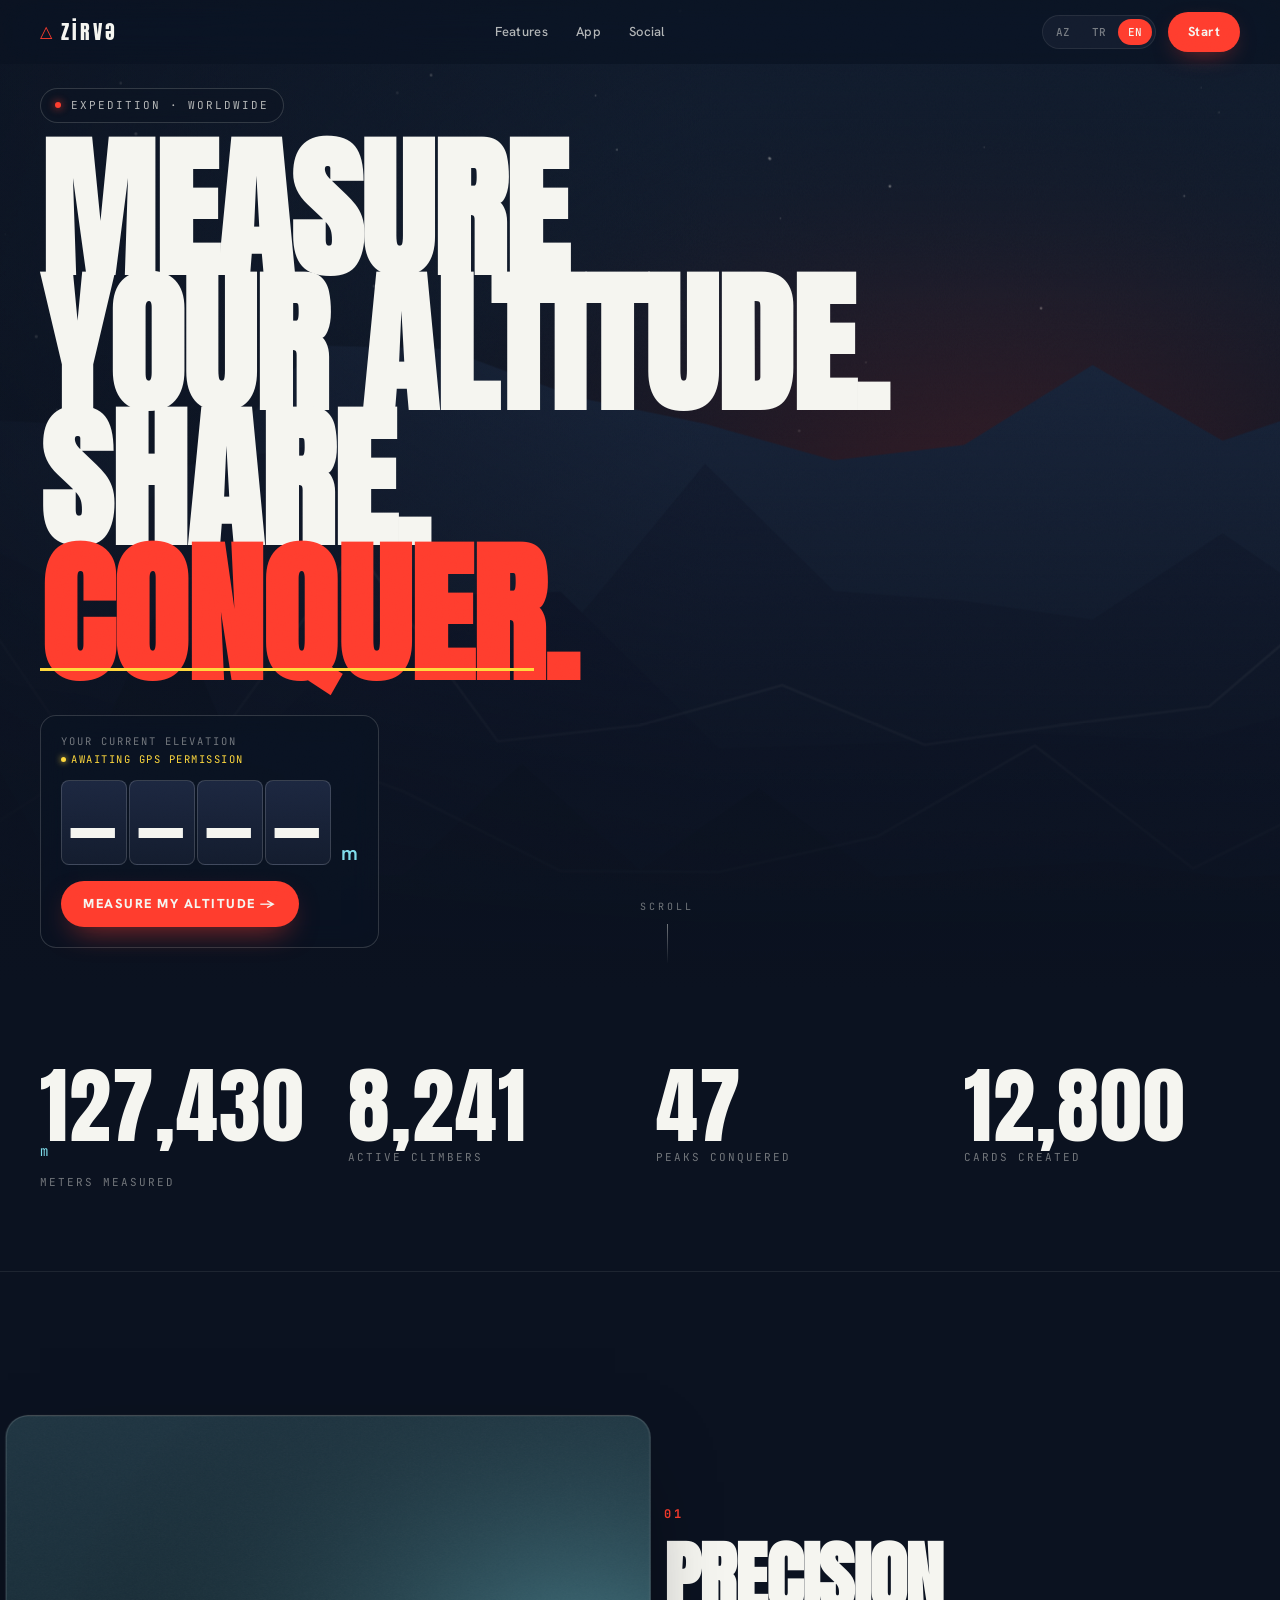
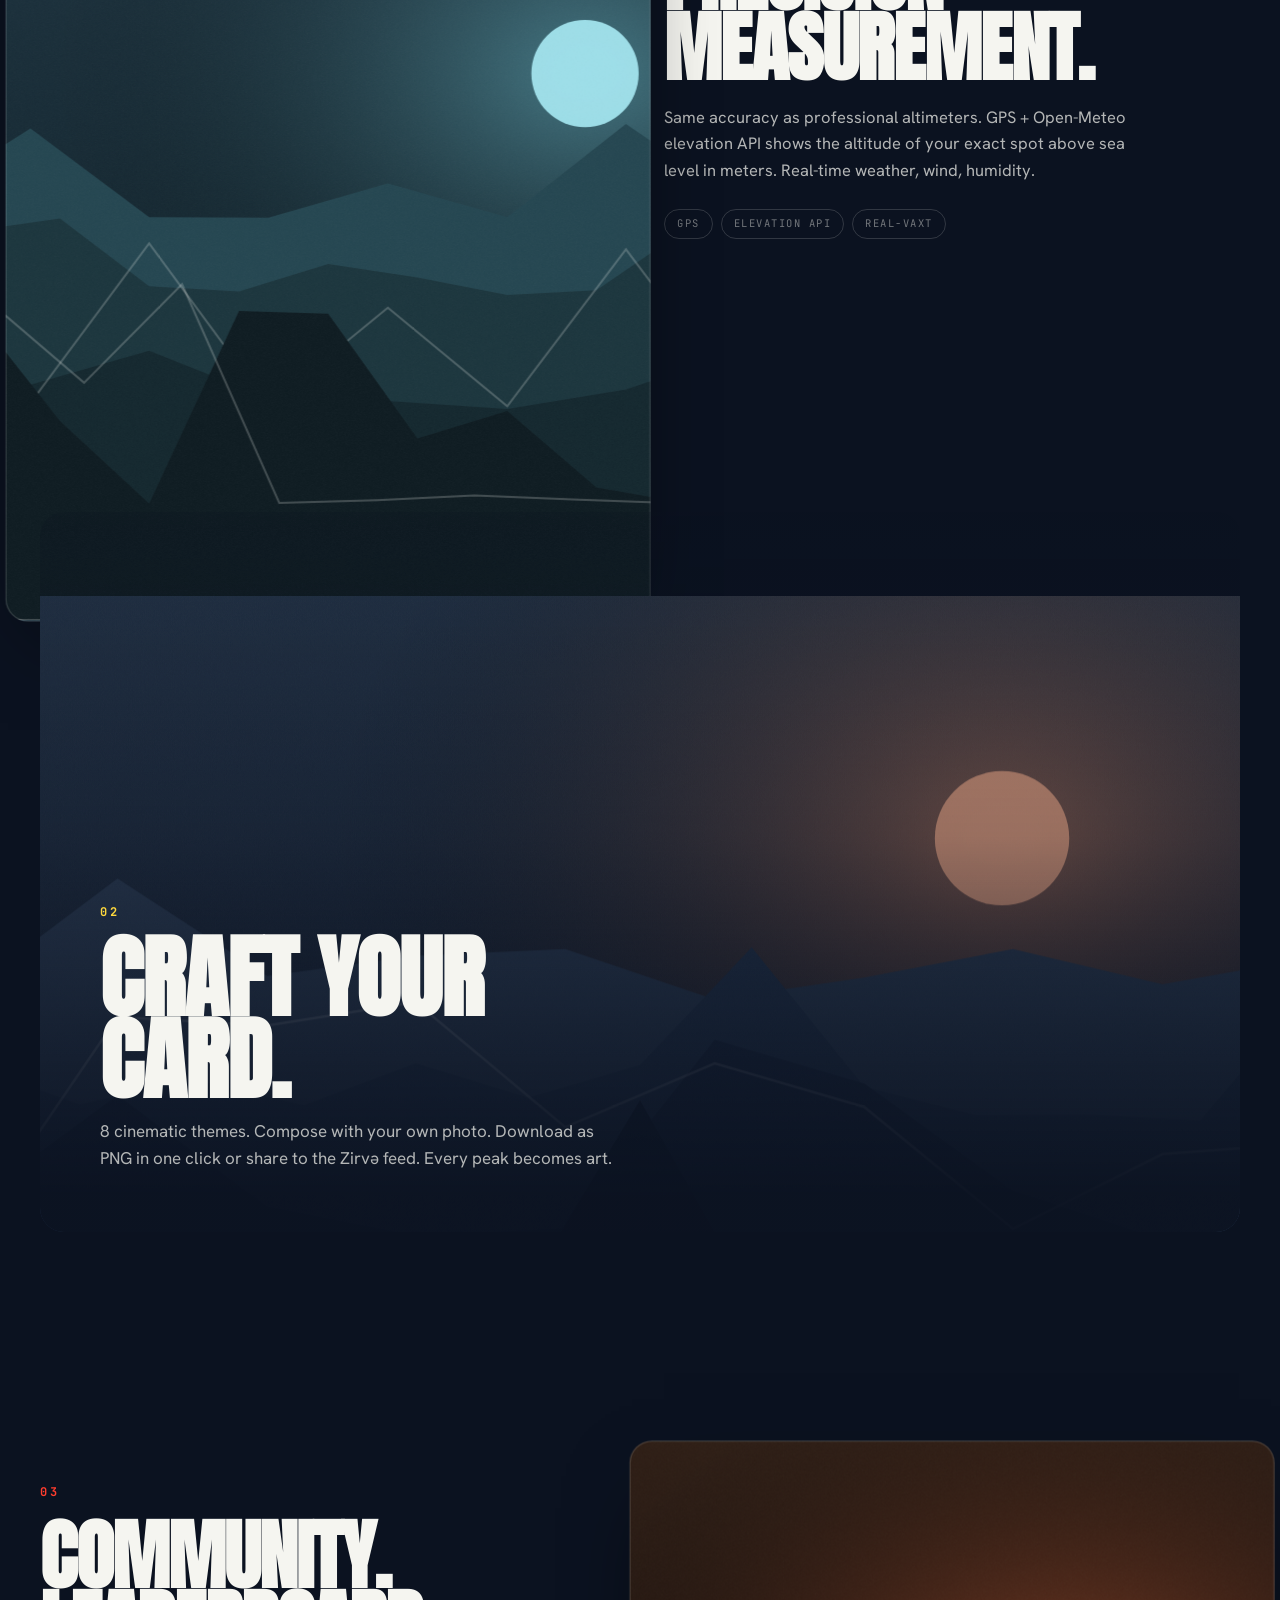
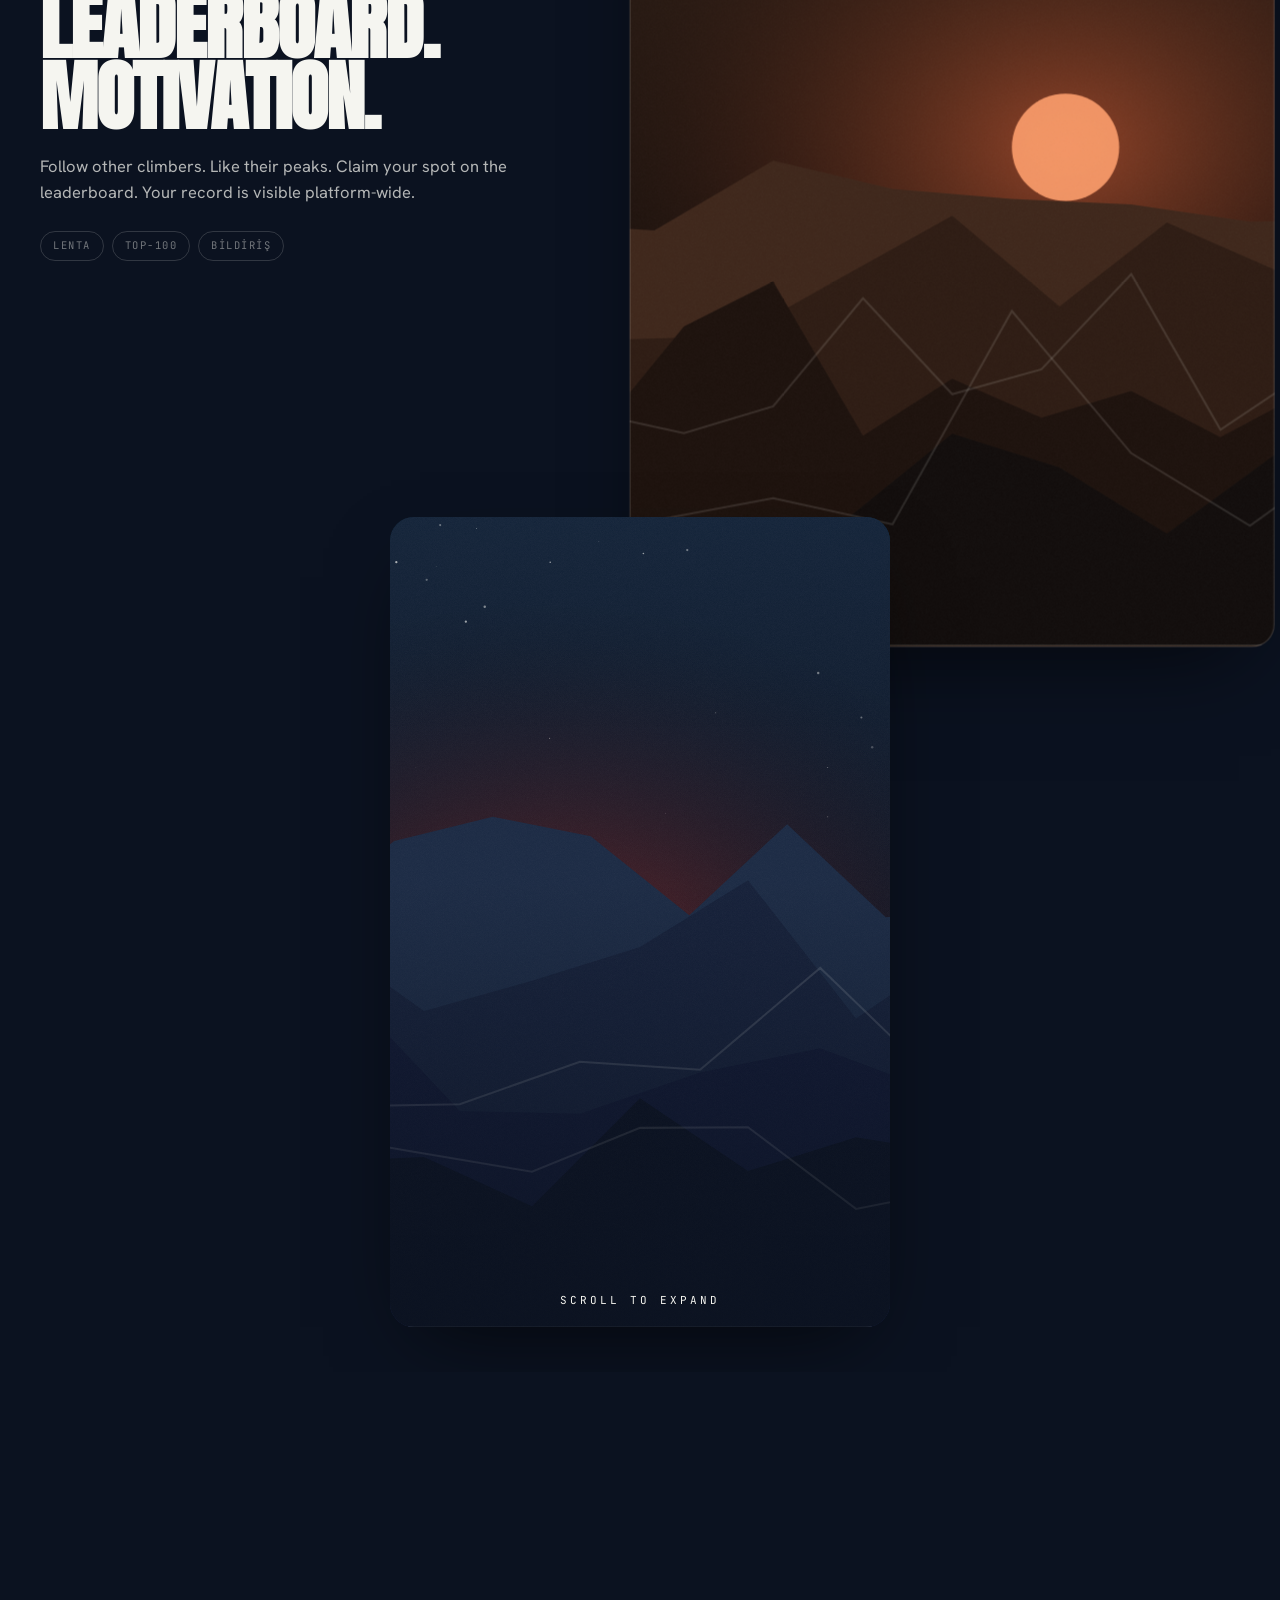
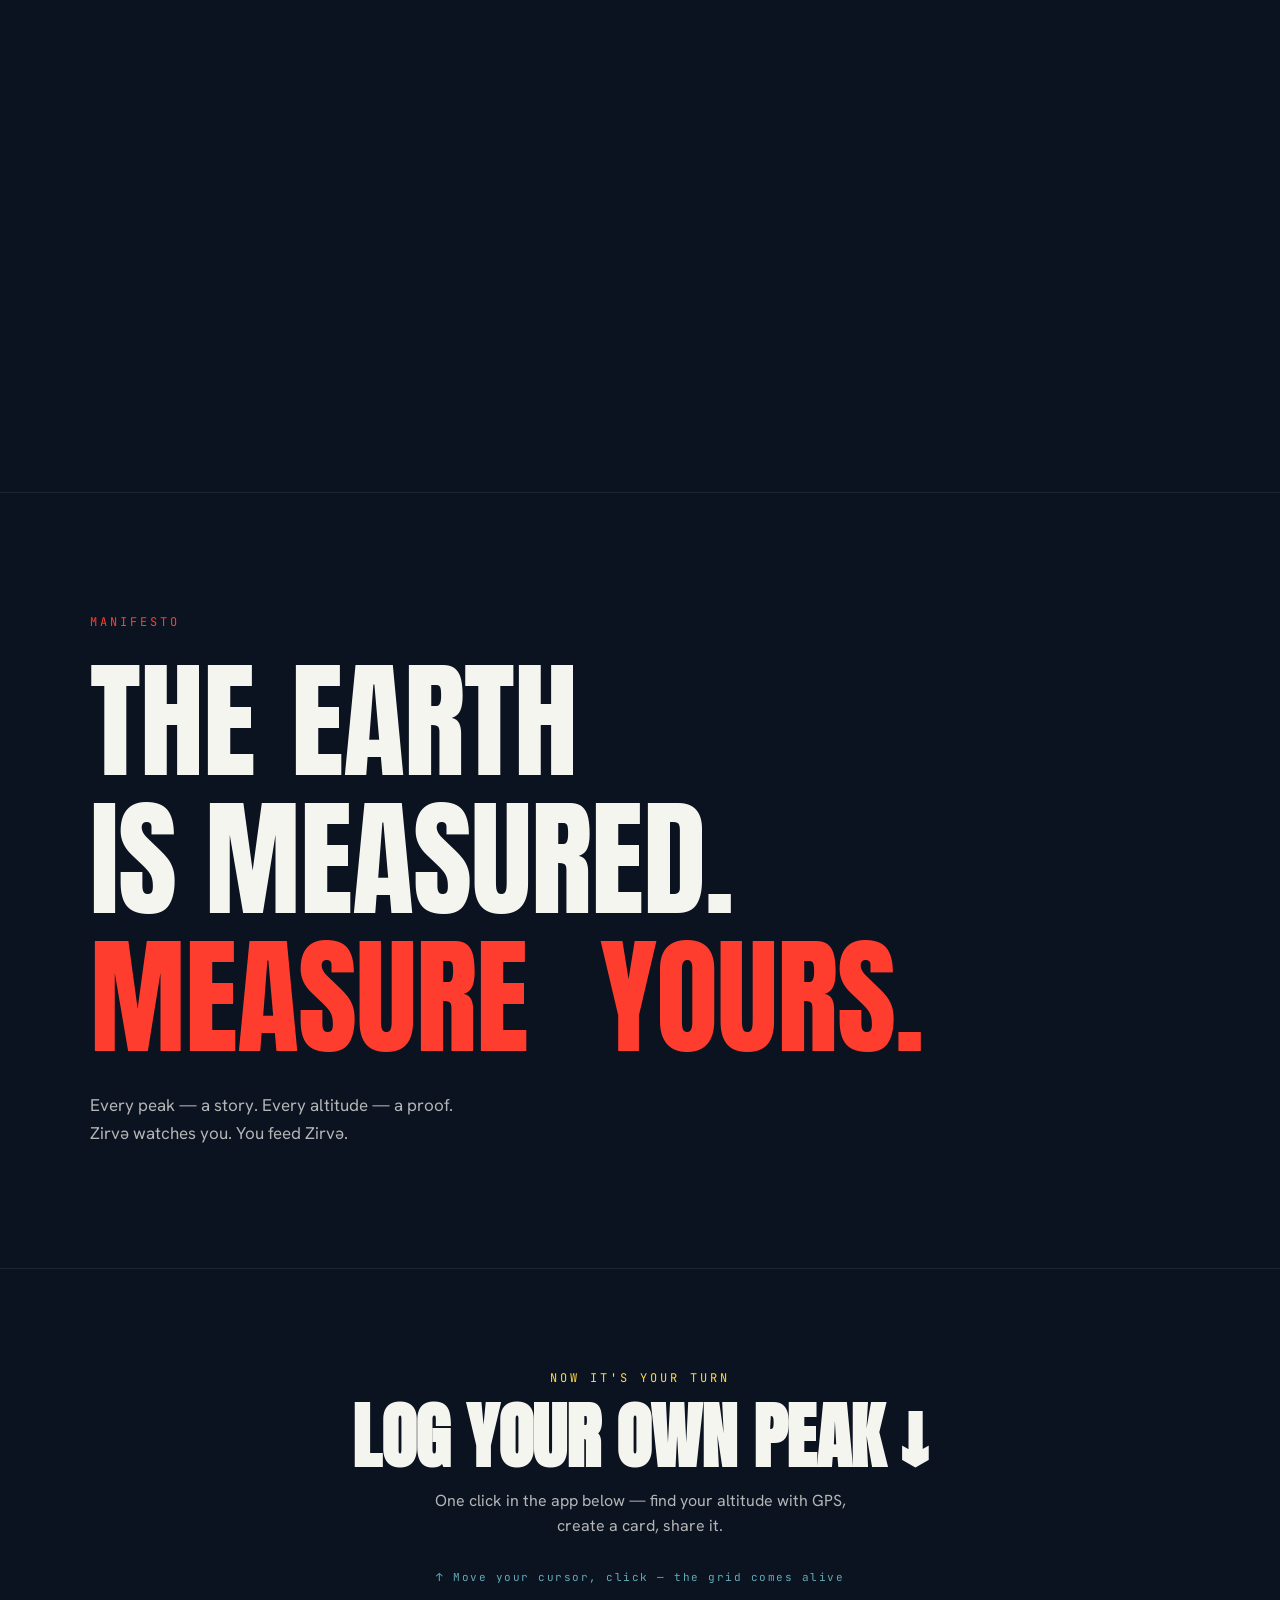
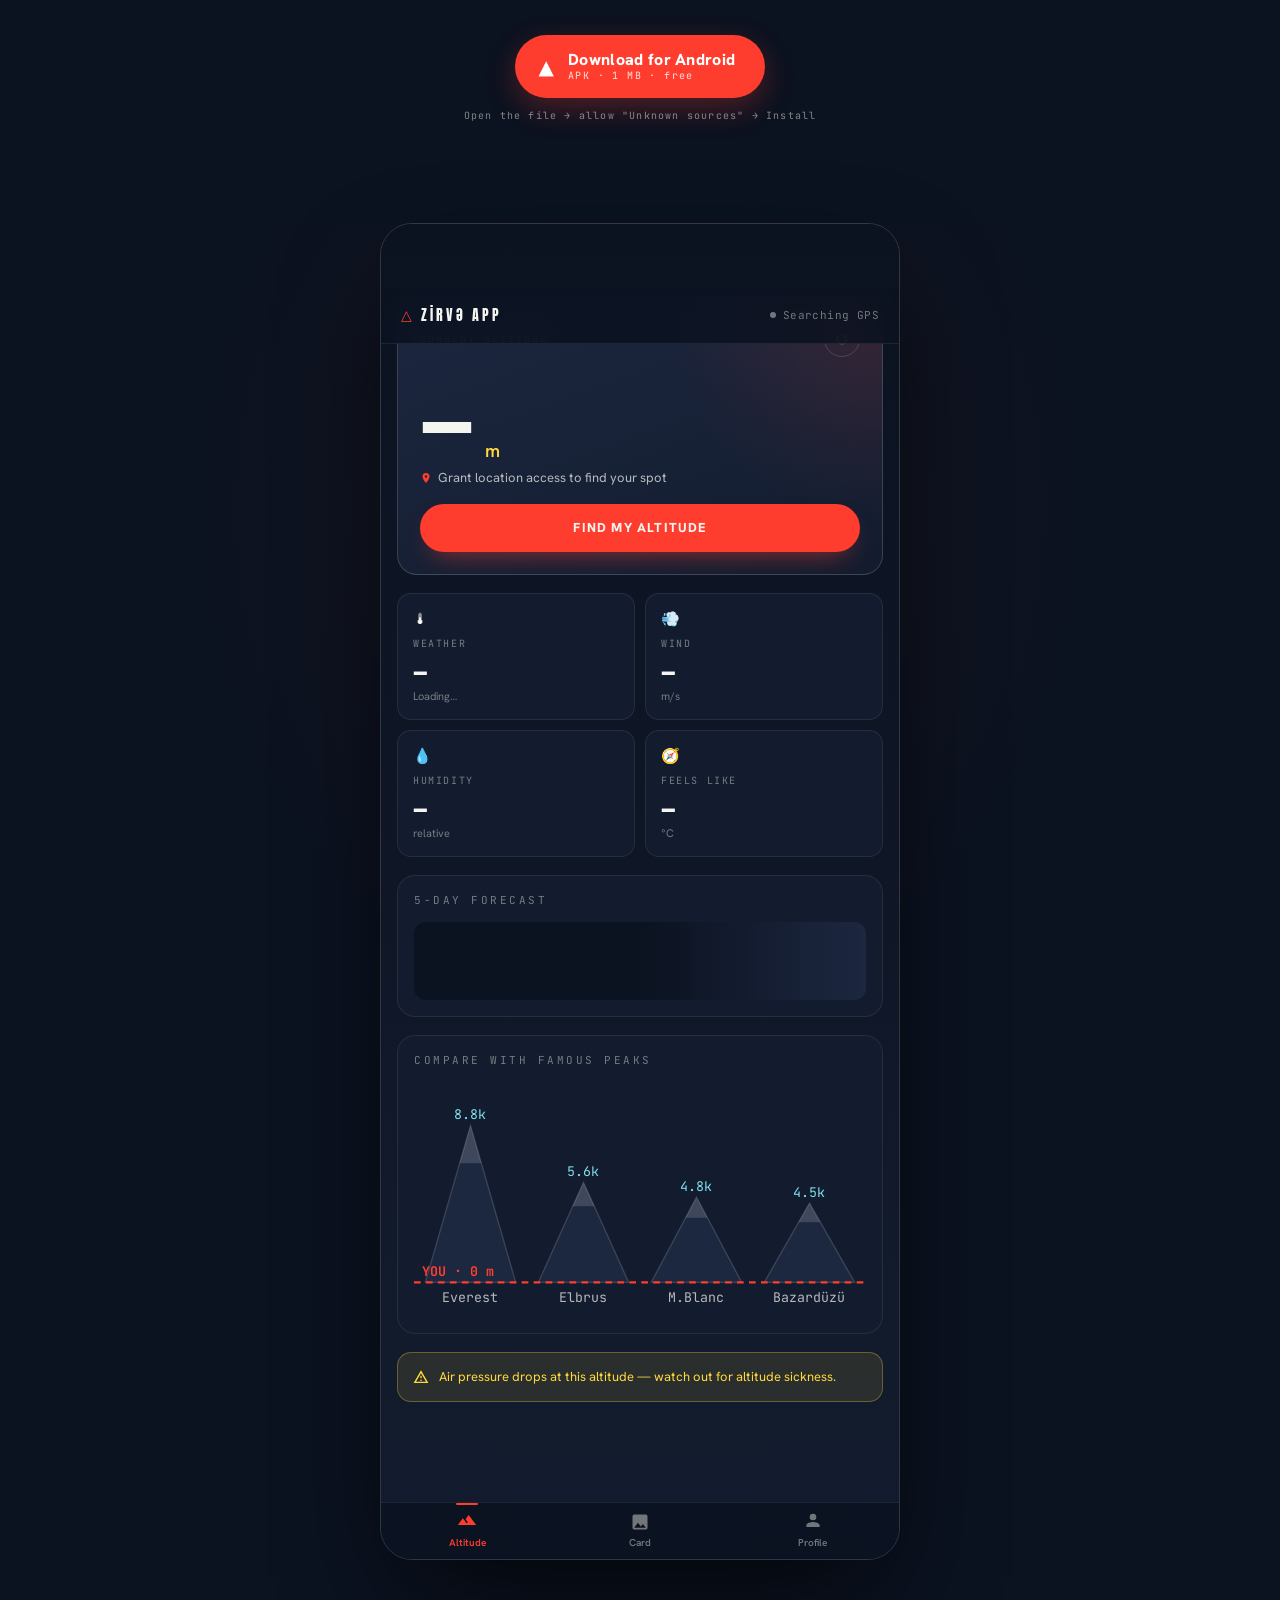
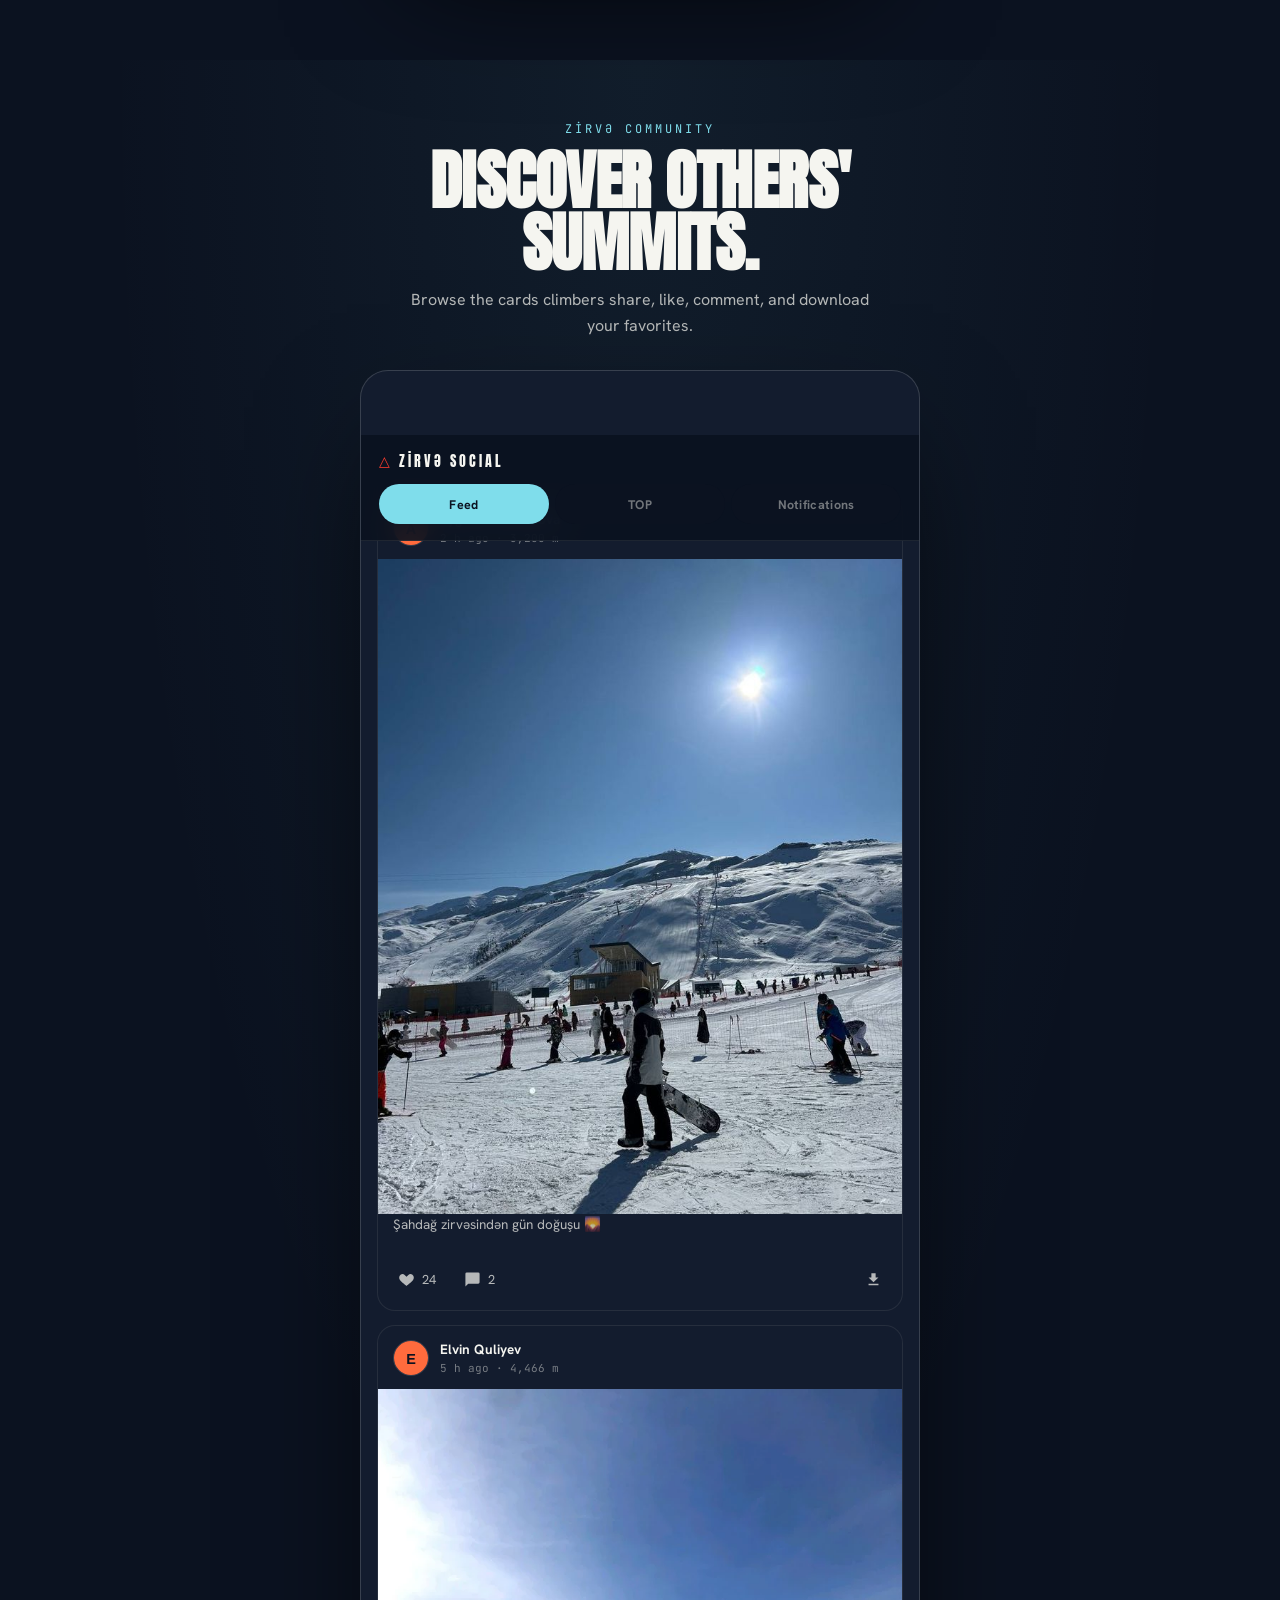
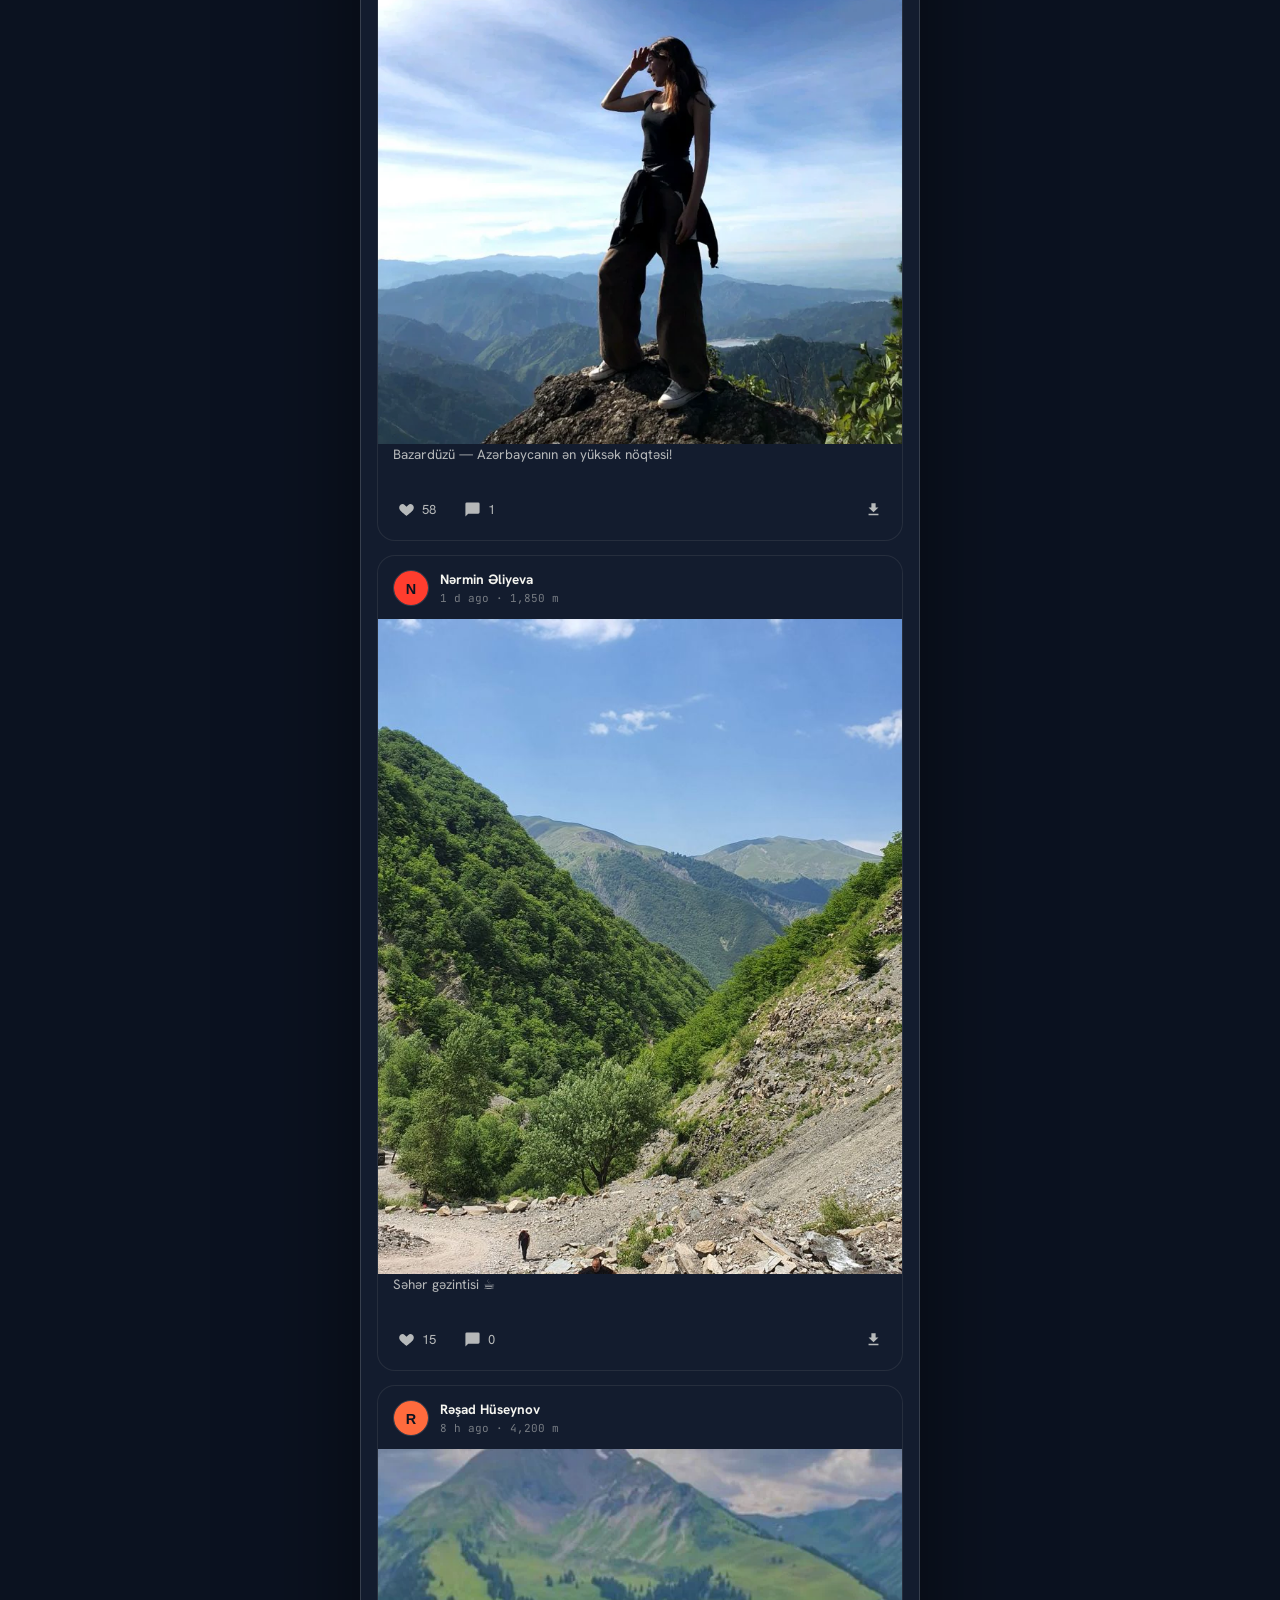
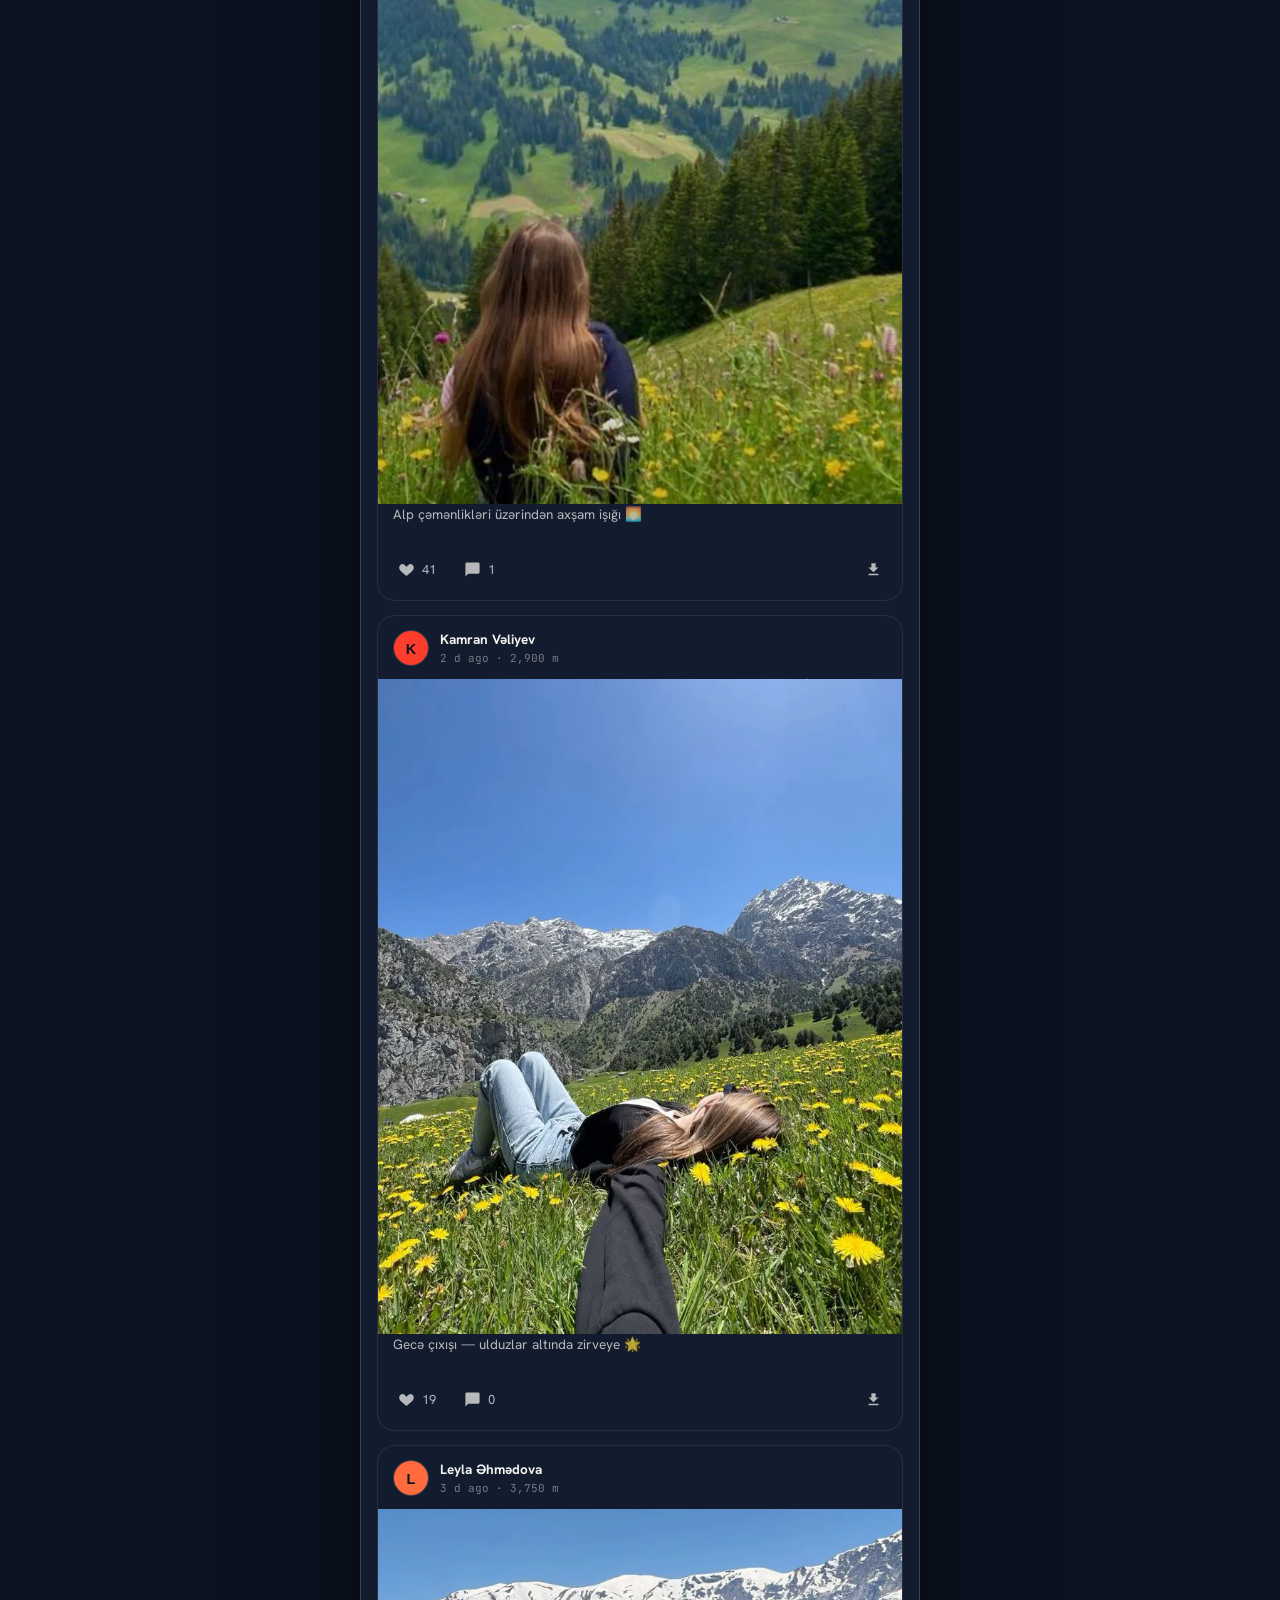
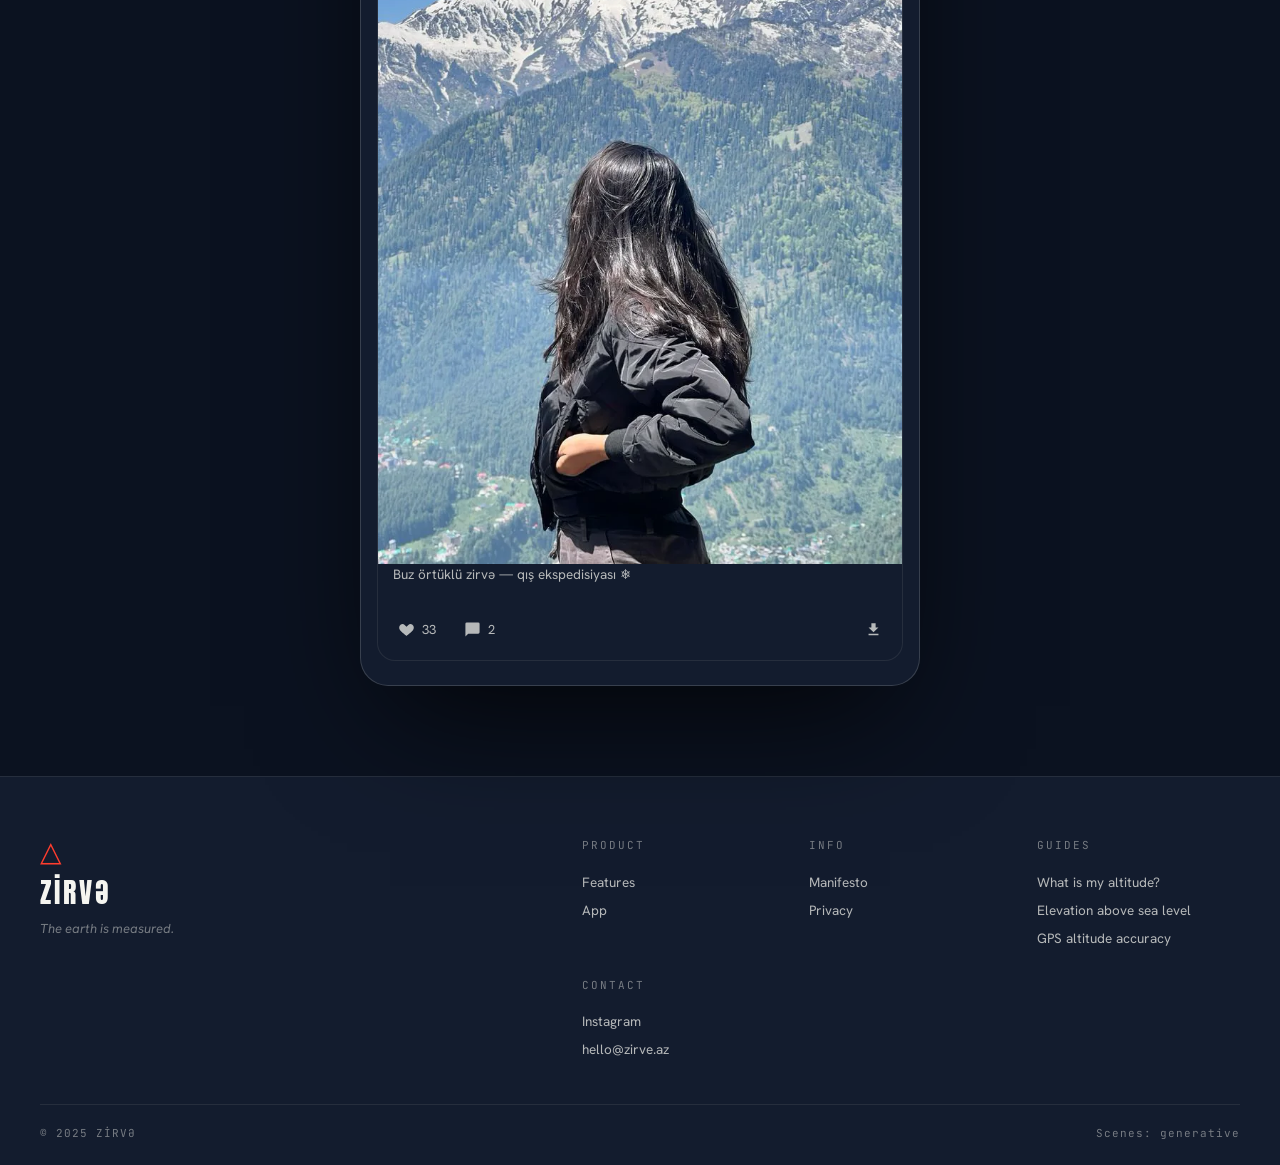
<file: index.html>
<!DOCTYPE html>
<!-- Statik dil ingiliscədir: Google saytı qlobal auditoriya üçün indeksləsin.
     Tətbiqin özü navigator.language / IP-yə görə AZ / TR / EN-ə keçir. -->
<html lang="en">
<head>
<meta charset="UTF-8">
<meta name="viewport" content="width=device-width, initial-scale=1.0, viewport-fit=cover">
<script async src="https://www.googletagmanager.com/gtag/js?id=G-96WMZ8VRZM"></script>
<script>
window.dataLayer = window.dataLayer || [];
function gtag(){dataLayer.push(arguments);}
gtag('js', new Date());
gtag('config', 'G-96WMZ8VRZM');
</script>
<title>What Is My Altitude? Free GPS Elevation Finder — Zirvə</title>
<meta name="description" content="Find your exact altitude above sea level instantly with GPS. Free, no app download, no sign-up. Get your elevation in meters and create a shareable summit card.">
<link rel="canonical" href="https://zirve-pro.netlify.app/">
<link rel="icon" href="data:image/svg+xml,<svg xmlns=%22http://www.w3.org/2000/svg%22 viewBox=%220 0 100 100%22><text y=%22.9em%22 font-size=%2290%22>🏔️</text></svg>">
<link rel="manifest" href="manifest.json">
<meta name="theme-color" content="#0a1628">
<meta name="apple-mobile-web-app-capable" content="yes">
<meta name="apple-mobile-web-app-status-bar-style" content="black-translucent">
<meta name="apple-mobile-web-app-title" content="ZİRVƏ">
<!-- Open Graph / WhatsApp / Telegram preview.
     Şəkil PNG olmalıdır — Facebook, WhatsApp və Twitter SVG-ni göstərmir. -->
<meta property="og:type" content="website">
<meta property="og:site_name" content="Zirvə">
<meta property="og:title" content="What Is My Altitude? Free GPS Elevation Finder">
<meta property="og:description" content="Find your exact altitude above sea level instantly. Free, no download, no sign-up — and get a shareable summit card.">
<meta property="og:image" content="https://zirve-pro.netlify.app/og-image.png">
<meta property="og:image:width" content="1200">
<meta property="og:image:height" content="630">
<meta property="og:url" content="https://zirve-pro.netlify.app/">
<meta name="twitter:card" content="summary_large_image">
<meta name="twitter:title" content="What Is My Altitude? Free GPS Elevation Finder">
<meta name="twitter:description" content="Find your exact altitude above sea level instantly. Free, no download, no sign-up.">
<meta name="twitter:image" content="https://zirve-pro.netlify.app/og-image.png">
<script type="application/ld+json">
{
  "@context": "https://schema.org",
  "@type": "WebApplication",
  "name": "Zirvə",
  "url": "https://zirve-pro.netlify.app/",
  "applicationCategory": "TravelApplication",
  "operatingSystem": "Any (web browser)",
  "description": "Free GPS altitude finder. Measure your elevation above sea level instantly in your browser and generate a shareable summit card.",
  "offers": { "@type": "Offer", "price": "0", "priceCurrency": "USD" },
  "featureList": [
    "Instant GPS altitude reading",
    "Elevation above sea level in meters",
    "Shareable summit cards",
    "No sign-up or app download required"
  ]
}
</script>
<link rel="preconnect" href="https://fonts.googleapis.com">
<link rel="preconnect" href="https://fonts.gstatic.com" crossorigin>
<link rel="preconnect" href="https://api.open-meteo.com">
<link rel="stylesheet" href="styles.css">
</head>
<body>

<div class="grain" aria-hidden="true"></div>

<!-- ============================================================
     TOP NAV — global, sticky
     ============================================================ -->
<header class="top-nav" id="topNav">
  <a href="#top" class="nav-brand">
    <span class="nav-mark">△</span>
    <span class="nav-name">ZİRVƏ</span>
  </a>
  <nav class="nav-links" aria-label="primary">
    <a href="#features" data-i18n="nav.features">Xüsusiyyətlər</a>
    <a href="#app" data-i18n="nav.app">App</a>
    <a href="#social" data-i18n="nav.social">Sosial</a>
  </nav>
  <div class="nav-right">
    <div class="lang-switch" id="langSwitch">
      <button data-lang="az" class="active">AZ</button>
      <button data-lang="tr">TR</button>
      <button data-lang="en">EN</button>
    </div>
    <a href="#app" class="nav-cta" data-i18n="nav.cta">Başla</a>
  </div>
</header>

<main id="top">

  <!-- ============================================================
       HERO — fullscreen cinematic
       ============================================================ -->
  <section class="hero">
    <div class="hero-photo"></div>
    <div class="hero-photo-2"></div>
    <div class="hero-scrim"></div>

    <div class="hero-inner">
      <div class="hero-eyebrow">
        <span class="pulse-dot"></span>
        <span id="heroLocEye" data-i18n="hero.eyebrow">EXPEDITION · AZ</span>
      </div>

      <h1 class="hero-title">
        <span class="line" data-i18n="hero.line1"><em>HÜNDÜRLÜYÜNÜ</em></span>
        <span class="line" data-i18n="hero.line2">ÖLÇ.</span>
        <span class="line" data-i18n="hero.line3">PAYLAŞ.</span>
        <span class="line accent" data-i18n="hero.line4">FƏTH ET.</span>
      </h1>

      <!-- Signature: kinetic LCD altimeter reading user's real GPS -->
      <div class="altimeter" id="altimeter">
        <div class="alt-label">
          <span class="alt-caption" data-i18n="hero.altCaption">HAL-HAZIRDA SƏNİN HÜNDÜRLÜYÜN</span>
          <span class="alt-status" id="altStatus" data-i18n="hero.altStatus">GPS İCAZƏSİ GÖZLƏNİLİR</span>
        </div>
        <div class="alt-readout" id="altReadout" aria-live="polite">
          <span class="alt-digit">—</span>
          <span class="alt-digit">—</span>
          <span class="alt-digit">—</span>
          <span class="alt-digit">—</span>
          <span class="alt-unit">m</span>
        </div>
        <button class="alt-cta" id="heroLocateBtn" data-i18n="hero.locate">HÜNDÜRLÜYÜMÜ ÖLÇ →</button>
      </div>
    </div>

    <div class="hero-scroll-hint" aria-hidden="true">
      <span data-i18n="hero.scroll">SCROLL</span>
      <div class="scroll-line"></div>
    </div>
  </section>

  <!-- ============================================================
       STAT REEL — count-up on scroll
       ============================================================ -->
  <section class="stat-reel reveal">
    <div class="stat-item">
      <div class="stat-num" data-count="127430">0</div>
      <div class="stat-unit">m</div>
      <div class="stat-cap" data-i18n="stats.measured">ÖLÇÜLƏN HÜNDÜRLÜK</div>
    </div>
    <div class="stat-item">
      <div class="stat-num" data-count="8241">0</div>
      <div class="stat-cap" data-i18n="stats.climbers">FƏAL DAĞÇI</div>
    </div>
    <div class="stat-item">
      <div class="stat-num" data-count="47">0</div>
      <div class="stat-cap" data-i18n="stats.peaks">FƏTH EDİLƏN ZİRVƏ</div>
    </div>
    <div class="stat-item">
      <div class="stat-num" data-count="12800">0</div>
      <div class="stat-cap" data-i18n="stats.cards">YARADILAN KART</div>
    </div>
  </section>

  <!-- ============================================================
       FEATURES — 3 immersive scroll sections
       ============================================================ -->
  <section id="features" class="features">

    <div class="feature feature-split">
      <div class="feature-media parallax" data-speed="0.15"></div>
      <div class="feature-copy reveal">
        <div class="feat-num">01</div>
        <h2 data-i18n="feat1.title">PRECİZ<br>ÖLÇMƏ.</h2>
        <p data-i18n="feat1.body">Peşəkar altimetrlərlə eyni dəqiqlik. GPS + Open-Meteo elevation API-si sənin dayandığın nöqtənin dəniz səviyyəsindən hündürlüyünü metrələrlə göstərir. Real-vaxt hava, külək, rütubət.</p>
        <div class="feat-tags">
          <span>GPS</span><span>ELEVATION API</span><span>REAL-VAXT</span>
        </div>
      </div>
    </div>

    <div class="feature feature-full">
      <div class="feature-full-bg parallax" data-speed="0.12"></div>
      <div class="feature-full-scrim"></div>
      <div class="feature-full-inner reveal">
        <div class="feat-num light">02</div>
        <h2 data-i18n="feat2.title">KARTINI<br>YARAT.</h2>
        <p data-i18n="feat2.body">8 kinematik tema. Öz şəklinlə birləşdir. Bir kliklə PNG kimi endir və ya Zirvə lentasında paylaş. Hər zirvən sənət əsəri olur.</p>
      </div>
    </div>

    <div class="feature feature-split reverse">
      <div class="feature-media parallax" data-speed="0.15"></div>
      <div class="feature-copy reveal">
        <div class="feat-num">03</div>
        <h2 data-i18n="feat3.title">İCMA. LİDERLİK.<br>MOTİVASİYA.</h2>
        <p data-i18n="feat3.body">Digər dağçıları izlə. Onların zirvələrini bəyən. Liderlik tablosunda öz yerini tut. Rekordun bütün platforma boyu görünür.</p>
        <div class="feat-tags">
          <span>LENTA</span><span>TOP-100</span><span>BİLDİRİŞ</span>
        </div>
      </div>
    </div>

  </section>

  <!-- ============================================================
       SCROLL-EXPAND MEDIA — image grows as you scroll through
       ============================================================ -->
  <section id="expandSection" class="expand-section">
    <div class="expand-sticky">
      <div class="expand-media" style="--exp:0">
        <img alt="" loading="lazy">
        <div class="expand-scrim"></div>
        <div class="expand-hint" data-i18n="expand.hint">SCROLL İLƏ GENİŞLƏT</div>
      </div>
      <div class="expand-content">
        <div class="expand-eye" data-i18n="expand.eye">HƏR ZİRVƏ BİR HEKAYƏ</div>
        <h2 class="expand-title" data-i18n="expand.title">Dünyanı yuxarıdan gör.</h2>
      </div>
    </div>
  </section>

  <!-- ============================================================
       MANIFEST — kinetic text
       ============================================================ -->
  <section id="manifest" class="manifest">
    <div class="manifest-inner reveal">
      <div class="mf-caption" data-i18n="manifest.caption">MANİFEST</div>
      <p class="mf-body">
        <span class="mf-word" data-i18n="manifest.w1">YER</span>
        <span class="mf-word" data-i18n="manifest.w2">ÜZÜ</span>
        <span class="mf-word" data-i18n="manifest.w3">ÖLÇÜLÜR.</span>
        <span class="mf-word accent" data-i18n="manifest.w4">SƏN</span>
        <span class="mf-word accent" data-i18n="manifest.w5">DƏ</span>
        <span class="mf-word accent" data-i18n="manifest.w6">ÖLÇ.</span>
      </p>
      <p class="mf-sub" data-i18n="manifest.sub">Hər zirvə — bir hekayə. Hər hündürlük — bir dəlil.<br>Zirvə səni izləyir. Sən Zirvə-ni bəslə.</p>
    </div>
  </section>

  <!-- ============================================================
       CTA into app
       ============================================================ -->
  <section class="pre-app-cta reveal">
    <canvas id="kineticCanvas" class="kinetic-canvas" aria-hidden="true"></canvas>
    <div class="cta-inner">
      <div class="cta-eye" data-i18n="cta.eye">İNDİ SIRA SƏNİNDİR</div>
      <h2 class="cta-title" data-i18n="cta.title">Öz Zirvəni qeydə al ↓</h2>
      <p class="cta-sub" data-i18n="cta.sub">Aşağıdakı app-də bir kliklə başla — GPS ilə hündürlüyünü tap, kart yarat, paylaş.</p>
      <p class="cta-kinetic-hint" data-i18n="cta.kinetic">↑ Kursoru gəzdir, klik et — şəbəkə canlanır</p>

      <div class="apk-box">
        <a class="apk-btn" href="zirve.apk" download="zirve.apk">
          <span class="apk-ico" aria-hidden="true">▲</span>
          <span class="apk-txt">
            <b data-i18n="apk.title">Android üçün yüklə</b>
            <small data-i18n="apk.meta">APK · 1 MB · pulsuz</small>
          </span>
        </a>
        <p class="apk-note" data-i18n="apk.note">Faylı aç → «Naməlum mənbəyə icazə ver» → Quraşdır</p>
      </div>
    </div>
  </section>

  <!-- ============================================================
       EMBEDDED FUNCTIONAL APP — 4 tabs
       ============================================================ -->
  <section id="app" class="app-embed">
    <div class="app-frame">

      <div class="app-shell">

        <header class="app-topbar">
          <div class="app-brand">
            <span class="app-mark">△</span>
            <span class="app-name">ZİRVƏ APP</span>
          </div>
          <div class="gps-status" id="gpsStatus">
            <span class="gps-dot"></span>
            <span id="gpsStatusText" data-i18n="app.gpsSearching">GPS axtarılır</span>
          </div>
        </header>

        <main class="app-main">

          <!-- HÜNDÜRLÜK -->
          <section class="screen active" id="screen-hundurluk" data-screen="hundurluk">
            <div class="hcard">
              <div class="hcard-head">
                <span data-i18n="app.currentAlt">HAZIRKI HÜNDÜRLÜK</span>
                <button class="icon-btn" id="refreshBtn" aria-label="Yenilə">
                  <svg viewBox="0 0 24 24" width="16" height="16"><path fill="currentColor" d="M17.65 6.35A7.95 7.95 0 0012 4a8 8 0 108 8h-2a6 6 0 11-1.76-4.24L13 11h7V4l-2.35 2.35z"/></svg>
                </button>
              </div>
              <div class="hcard-num">
                <span id="altValue">—</span>
                <span class="hcard-unit">m</span>
              </div>
              <div class="hcard-loc" id="heroLocation">
                <svg viewBox="0 0 24 24" width="12" height="12"><path fill="currentColor" d="M12 2a7 7 0 00-7 7c0 5.25 7 13 7 13s7-7.75 7-13a7 7 0 00-7-7zm0 9.5A2.5 2.5 0 1112 6.5a2.5 2.5 0 010 5z"/></svg>
                <span id="locationText" data-i18n="app.grantLoc">Yerinizi tapmaq üçün icazə verin</span>
              </div>
              <button class="btn-primary" id="locateBtn" data-i18n="app.locate">HÜNDÜRLÜYÜMÜ TAP</button>
            </div>

            <div class="wx-grid">
              <div class="wx-card"><div class="wx-i">🌡</div><div class="wx-l" data-i18n="app.temp">HAVA</div><div class="wx-v" id="wxTemp">—</div><div class="wx-s" id="wxDesc" data-i18n="app.loading">Yüklənir…</div></div>
              <div class="wx-card"><div class="wx-i">💨</div><div class="wx-l" data-i18n="app.wind">KÜLƏK</div><div class="wx-v" id="wxWind">—</div><div class="wx-s">m/s</div></div>
              <div class="wx-card"><div class="wx-i">💧</div><div class="wx-l" data-i18n="app.humidity">RÜTUBƏT</div><div class="wx-v" id="wxHumidity">—</div><div class="wx-s" data-i18n="app.relative">nisbi</div></div>
              <div class="wx-card"><div class="wx-i">🧭</div><div class="wx-l" data-i18n="app.feels">HİSS OLUNAN</div><div class="wx-v" id="wxFeels">—</div><div class="wx-s">°C</div></div>
            </div>

            <div class="panel">
              <div class="panel-title" data-i18n="app.forecast">5 GÜNLÜK PROQNOZ</div>
              <div class="forecast-row" id="forecastRow"><div class="fc-skel"></div></div>
            </div>

            <div class="panel">
              <div class="panel-title" data-i18n="app.compare">MƏŞHUR ZİRVƏLƏRLƏ MÜQAYİSƏ</div>
              <div id="compareList"></div>
            </div>

            <div class="alert-box" id="sicknessAlert" hidden>
              <svg viewBox="0 0 24 24" width="16" height="16"><path fill="currentColor" d="M12 2L1 21h22L12 2zm0 4.5L19.5 19h-15L12 6.5zM11 10v4h2v-4h-2zm0 6v2h2v-2h-2z"/></svg>
              <span data-i18n="app.altSick">Bu hündürlükdə hava təzyiqi azalır — yüksəklik xəstəliyi riskinə diqqət edin.</span>
            </div>
          </section>

          <!-- KART -->
          <section class="screen" id="screen-kart" data-screen="kart">
            <div class="section-head"><span class="sh-line"></span><span class="sh-text" data-i18n="app.pickLayout">DİZAYN SEÇ</span></div>
            <div class="layout-grid" id="layoutGrid"></div>

            <div class="section-head"><span class="sh-line"></span><span class="sh-text" data-i18n="app.yourPhoto">ÖZ ŞƏKLİN</span></div>
            <label class="upload-zone" id="uploadZone">
              <input type="file" id="photoInput" accept="image/*" hidden>
              <svg viewBox="0 0 24 24" width="20" height="20"><path fill="currentColor" d="M5 20h14v-2H5v2zM19 9h-4V3H9v6H5l7 7 7-7z"/></svg>
              <span id="uploadLabel" data-i18n="app.uploadHint">Şəkil yüklə (istəyə bağlı)</span>
            </label>

            <div class="canvas-frame">
              <canvas id="cardCanvas" width="600" height="750" class="card-canvas"></canvas>
            </div>

            <!-- Əsas paylaşım düyməsi: cihazın öz paylaşım pəncərəsini açır
                 (Instagram, TikTok, WhatsApp və s.). Ən görünən düymə olmalıdır,
                 çünki paylaşılan kart tətbiqin yeganə viral kanalıdır. -->
            <button class="btn-primary btn-share-native" id="shareCardBtn">
              <svg viewBox="0 0 24 24" width="17" height="17" fill="none" stroke="currentColor" stroke-width="2" stroke-linecap="round" stroke-linejoin="round" aria-hidden="true">
                <path d="M4 12v7a1 1 0 0 0 1 1h14a1 1 0 0 0 1-1v-7"></path>
                <polyline points="16 6 12 2 8 6"></polyline>
                <line x1="12" y1="2" x2="12" y2="15"></line>
              </svg>
              <span data-i18n="app.shareNative">KARTI PAYLAŞ</span>
            </button>

            <div class="card-actions">
              <button class="btn-secondary" id="downloadCardBtn" data-i18n="app.download">PNG KİMİ ENDİR</button>
              <button class="btn-secondary" id="postCardBtn" data-i18n="app.share">SOSİALDA PAYLAŞ</button>
            </div>
          </section>

          <!-- PROFİL -->
          <section class="screen" id="screen-profil" data-screen="profil">
            <div class="profile-cover">
              <label class="avatar-wrap" id="avatarWrap">
                <input type="file" id="avatarInput" accept="image/*" hidden>
                <img id="avatarImg" alt="Avatar">
                <span class="avatar-edit">✎</span>
              </label>
              <input class="username-input" id="usernameInput" value="Dağçı" maxlength="24">
              <textarea class="bio-input" id="bioInput" maxlength="120" data-i18n-placeholder="app.bioPh" placeholder="Özün haqqında qısa bio yaz…"></textarea>
            </div>

            <div class="stat-row">
              <div class="stat"><div class="stat-value" id="recordAlt">0</div><div class="stat-label" data-i18n="app.record">REKORD (m)</div></div>
              <div class="stat-divider"></div>
              <div class="stat"><div class="stat-value" id="postCount">0</div><div class="stat-label" data-i18n="app.posts">PAYLAŞIM</div></div>
              <div class="stat-divider"></div>
              <div class="stat"><div class="stat-value" id="rankValue">—</div><div class="stat-label" data-i18n="app.rank">SIRA</div></div>
            </div>

            <div class="section-head"><span class="sh-line"></span><span class="sh-text" data-i18n="app.myCards">KARTLARIM</span></div>
            <div class="my-cards-grid" id="myCardsGrid">
              <div class="empty-hint" data-i18n="app.noCards">Hələ kart yaratmamısan — Kart bölməsindən başla.</div>
            </div>
          </section>

        </main>

        <nav class="tabbar">
          <button class="tab-btn active" data-target="hundurluk">
            <svg viewBox="0 0 24 24" width="20" height="20"><path fill="currentColor" d="M14 6l-3.75 5 2.85 3.8-1.6 1.2C9.81 13.75 7 10 7 10l-6 8h22L14 6z"/></svg>
            <span data-i18n="app.tabAlt">Hündürlük</span>
          </button>
          <button class="tab-btn" data-target="kart">
            <svg viewBox="0 0 24 24" width="20" height="20"><path fill="currentColor" d="M19 3H5a2 2 0 00-2 2v14a2 2 0 002 2h14a2 2 0 002-2V5a2 2 0 00-2-2zM5 19l4.5-6 3.5 4.51 2.5-3.01L19 19H5z"/></svg>
            <span data-i18n="app.tabCard">Kart</span>
          </button>
          <button class="tab-btn" data-target="profil">
            <svg viewBox="0 0 24 24" width="20" height="20"><path fill="currentColor" d="M12 12c2.7 0 8 1.34 8 4v2H4v-2c0-2.66 5.3-4 8-4zm0-2a4 4 0 100-8 4 4 0 000 8z"/></svg>
            <span data-i18n="app.tabProfile">Profil</span>
          </button>
        </nav>

      </div>

    </div>
  </section>

  <!-- ============================================================
       SOCIAL — separate network experience
       ============================================================ -->
  <section id="social" class="social-section">
    <div class="social-intro reveal">
      <div class="si-eye" data-i18n="social.eye">ZİRVƏ İCMA</div>
      <h2 class="si-title" data-i18n="social.title">Başqalarının zirvələrini kəşf et.</h2>
      <p class="si-sub" data-i18n="social.sub">Dağçıların paylaşdığı kartlara bax, bəyən, şərh yaz və bəyəndiyini endir.</p>
    </div>

    <div class="social-frame">
      <div class="social-shell">
        <header class="social-topbar">
          <div class="app-brand">
            <span class="app-mark">△</span>
            <span class="app-name" data-i18n="social.brand">ZİRVƏ SOSİAL</span>
          </div>
          <div class="social-nav">
            <button class="snav-btn active" data-social="feed" data-i18n="app.feed">Lenta</button>
            <button class="snav-btn" data-social="top" data-i18n="app.top">TOP</button>
            <button class="snav-btn" data-social="notif" data-i18n="app.notif">Bildirişlər</button>
          </div>
        </header>

        <div class="social-body">
          <div class="social-pane active" id="pane-feed"><div class="feed-list" id="feedList"></div></div>
          <div class="social-pane" id="pane-top">
            <div class="section-head"><span class="sh-line"></span><span class="sh-text" data-i18n="app.leaderboard">LİDERLİK TABLOSU</span></div>
            <div class="top-list" id="topList"></div>
          </div>
          <div class="social-pane" id="pane-notif">
            <div class="section-head"><span class="sh-line"></span><span class="sh-text" data-i18n="app.notifications">BİLDİRİŞLƏR</span></div>
            <div class="notif-list" id="notifList"></div>
          </div>
        </div>
      </div>
    </div>
  </section>

  <!-- ============================================================
       FOOTER
       ============================================================ -->
  <footer class="site-foot">
    <div class="foot-inner">
      <div class="foot-brand">
        <span class="foot-mark">△</span>
        <span class="foot-name">ZİRVƏ</span>
        <span class="foot-tag" data-i18n="foot.tag">Yer üzü ölçülür.</span>
      </div>
      <div class="foot-cols">
        <div><div class="foot-h" data-i18n="foot.product">MƏHSUL</div><a href="#features" data-i18n="nav.features">Xüsusiyyətlər</a><a href="#app" data-i18n="nav.app">App</a></div>
        <div><div class="foot-h" data-i18n="foot.info">İNFO</div><a href="#manifest" data-i18n="nav.manifest">Manifest</a><a href="privacy.html" data-i18n="foot.privacy">Məxfilik</a></div>
        <!-- Bu keçidlər Google-un giriş səhifələrini tapması üçün lazımdır -->
        <div><div class="foot-h">GUIDES</div><a href="what-is-my-altitude.html">What is my altitude?</a><a href="elevation-above-sea-level.html">Elevation above sea level</a><a href="gps-altitude-accuracy.html">GPS altitude accuracy</a></div>
        <div><div class="foot-h" data-i18n="foot.contact">ƏLAQƏ</div><a href="#" data-i18n="foot.instagram">Instagram</a><a href="#" data-i18n="foot.email">salam@zirve.az</a></div>
      </div>
    </div>
    <div class="foot-strip">
      <span>© 2025 ZİRVƏ</span>
      <span data-i18n="foot.photos">Fotolar: Unsplash</span>
    </div>
  </footer>

</main>

<div class="toast" id="toast"></div>

<!-- ============================================================
     PAYLAŞIM — ehtiyat pəncərəsi
     Yalnız brauzer navigator.share dəstəkləmədikdə açılır
     (əsasən masaüstü Firefox). Mobil və Windows Chrome/Edge-də
     cihazın öz paylaşım pəncərəsi açıldığı üçün bu görünmür.
     ============================================================ -->
<div class="share-sheet" id="shareSheet" hidden>
  <div class="share-backdrop" id="shareBackdrop"></div>
  <div class="share-panel" role="dialog" aria-modal="true" aria-labelledby="shareSheetTitle">
    <div class="share-head">
      <h3 id="shareSheetTitle" data-i18n="share.title">Kartı paylaş</h3>
      <button class="share-close" id="shareClose" aria-label="Bağla">×</button>
    </div>
    <img class="share-preview" id="sharePreview" alt="">
    <div class="share-apps" id="shareApps"></div>
    <p class="share-hint" data-i18n="share.hint">Instagram və TikTok linklə paylaşım qəbul etmir — şəkli endirib tətbiqdən yüklə.</p>
  </div>
</div>

<script type="module">
import { createClient } from 'https://esm.sh/@supabase/supabase-js@2';
window.SUPABASE = createClient(
  'https://dgvbdnvmsvdidoltjzop.supabase.co',
  'sb_publishable_-E7uyQxbBM8Q3Ad_NsVyMA_IFWv0viX'
);
window.dispatchEvent(new Event('supabase-ready'));
</script>
<script src="app.js"></script>
<script>
if('serviceWorker' in navigator) navigator.serviceWorker.register('./sw.js');
</script>
</body>
</html>
</file>
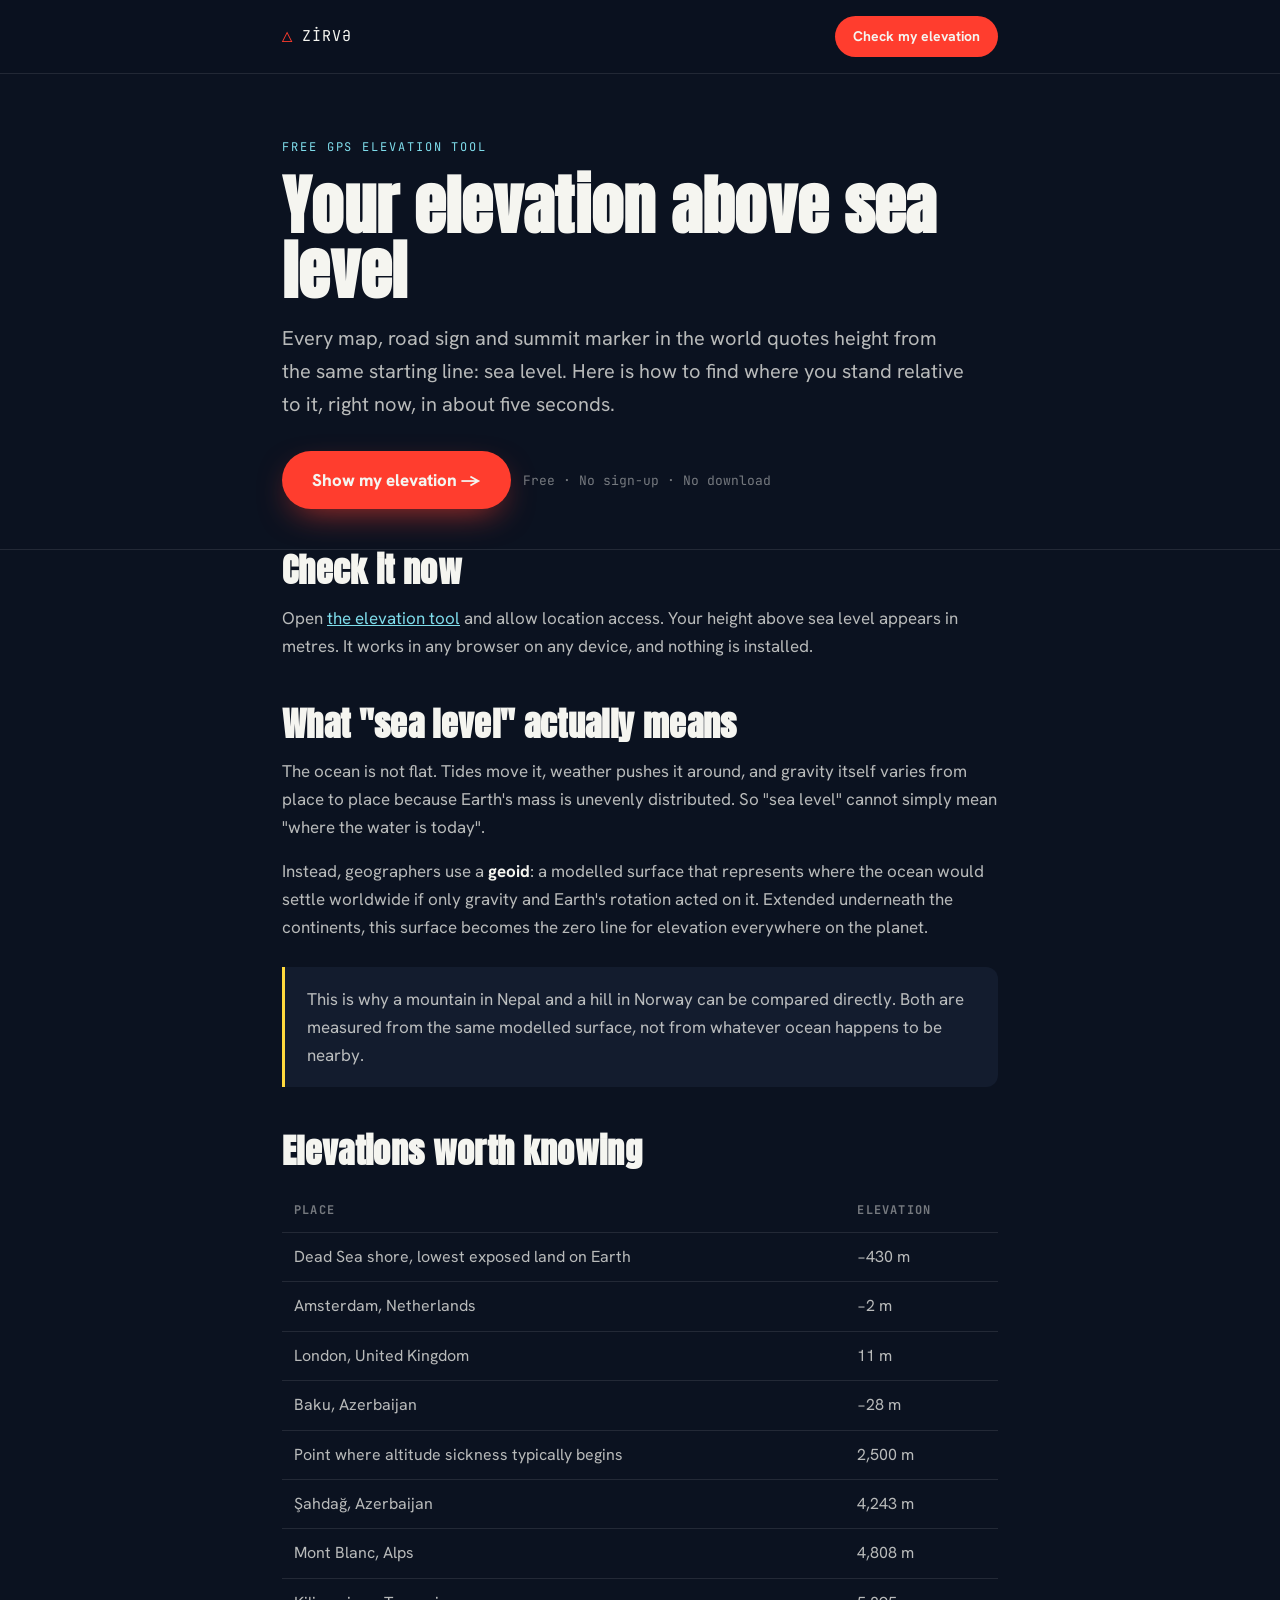
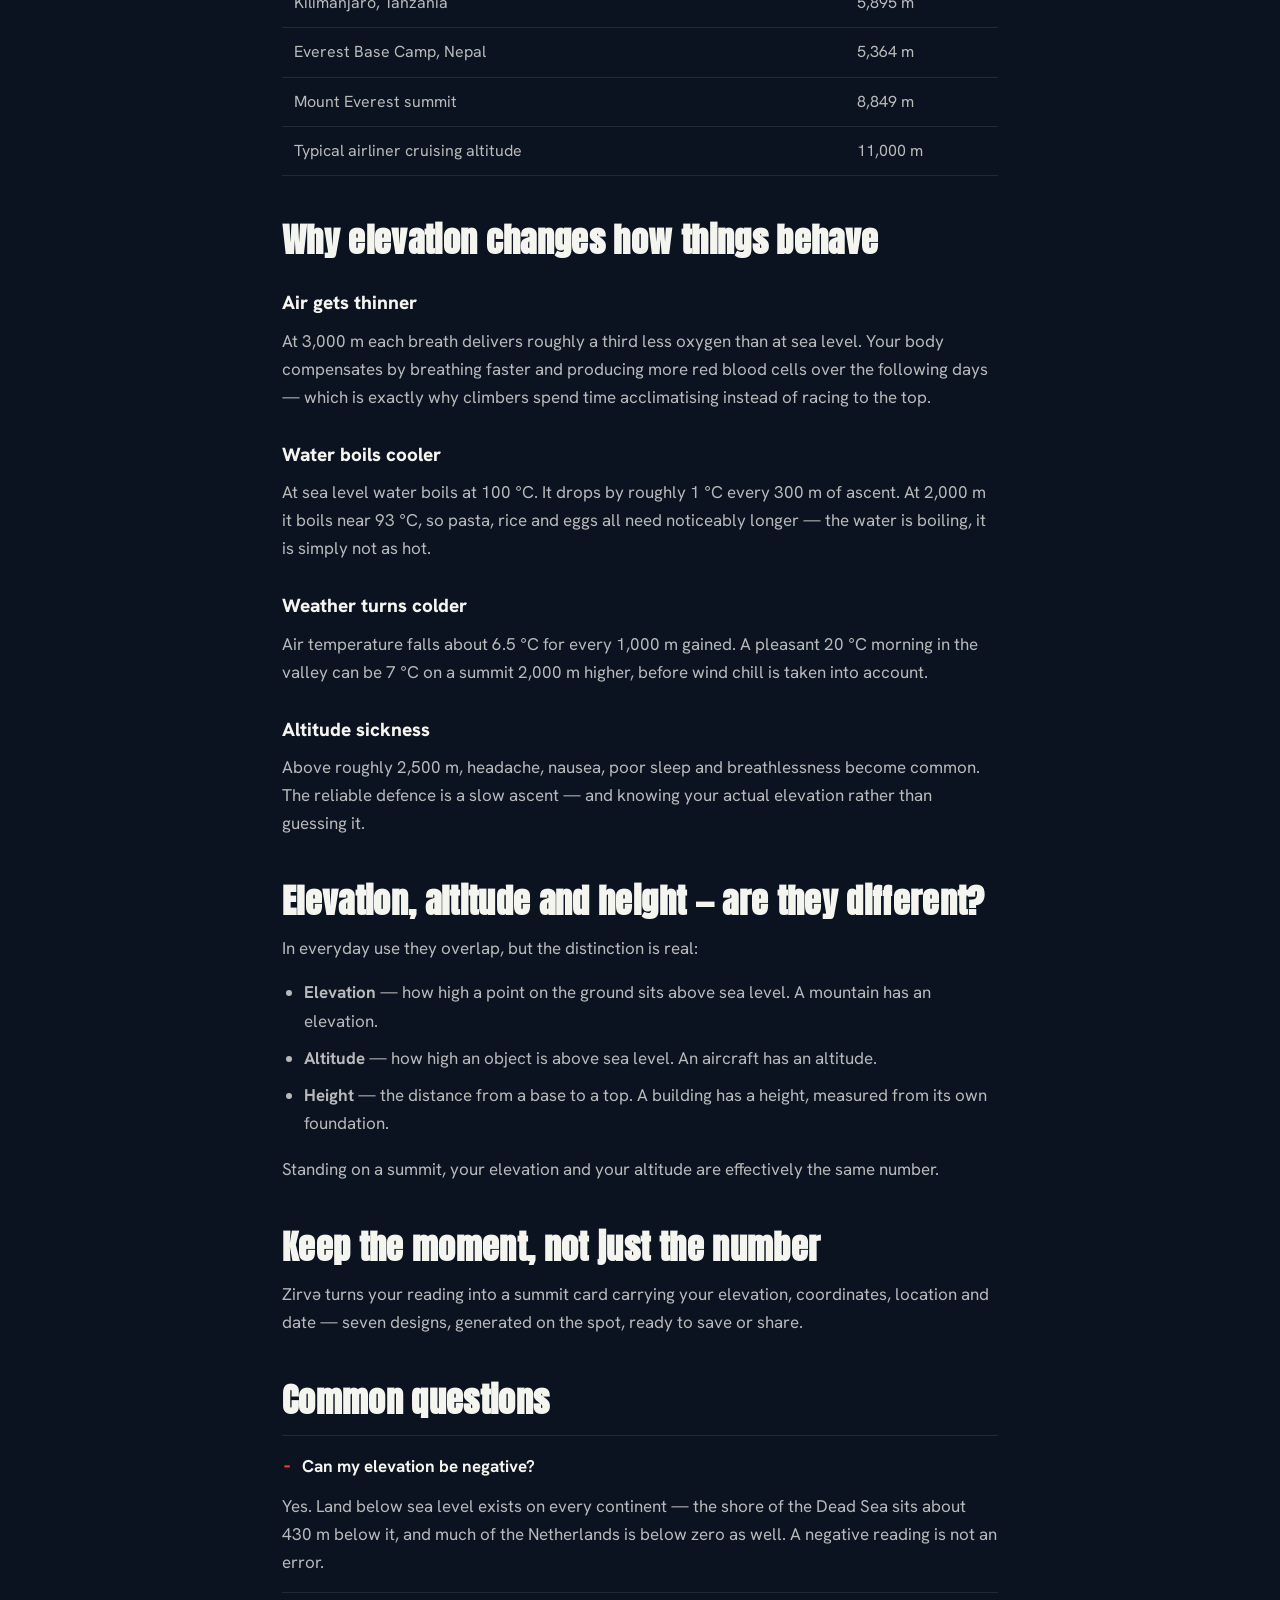
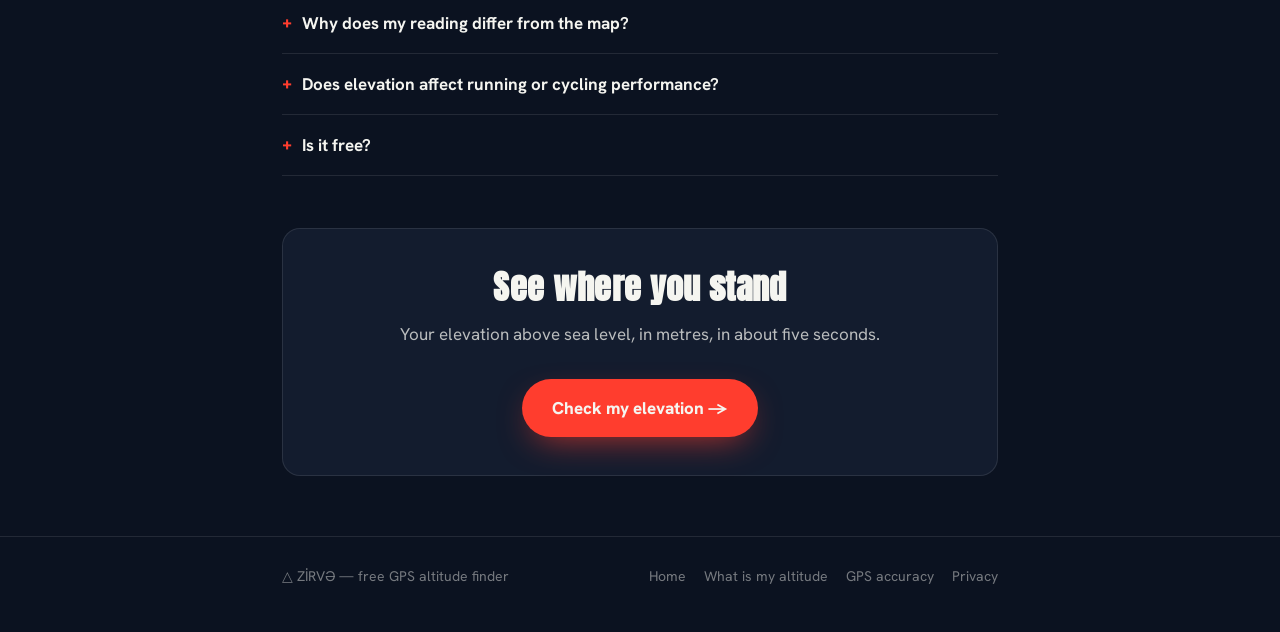
<file: elevation-above-sea-level.html>
<!DOCTYPE html>
<html lang="en">
<head>
<meta charset="UTF-8">
<meta name="viewport" content="width=device-width, initial-scale=1.0">
<title>My Elevation Above Sea Level — Free Instant Check</title>
<meta name="description" content="Check your current elevation above sea level in metres using GPS. Free browser tool, no app and no account. Learn what sea level actually means and why it matters.">
<link rel="canonical" href="https://zirve-pro.netlify.app/elevation-above-sea-level.html">
<link rel="icon" href="data:image/svg+xml,<svg xmlns=%22http://www.w3.org/2000/svg%22 viewBox=%220 0 100 100%22><text y=%22.9em%22 font-size=%2290%22>🏔️</text></svg>">
<meta name="theme-color" content="#0B1220">
<meta property="og:type" content="article">
<meta property="og:site_name" content="Zirvə">
<meta property="og:title" content="My Elevation Above Sea Level — Free Instant Check">
<meta property="og:description" content="Check your current elevation above sea level in metres using GPS. Free, no app, no account.">
<meta property="og:image" content="https://zirve-pro.netlify.app/og-image.png">
<meta property="og:url" content="https://zirve-pro.netlify.app/elevation-above-sea-level.html">
<meta name="twitter:card" content="summary_large_image">
<link rel="stylesheet" href="seo.css">
<script type="application/ld+json">
{
  "@context": "https://schema.org",
  "@type": "FAQPage",
  "mainEntity": [
    {
      "@type": "Question",
      "name": "What does elevation above sea level mean?",
      "acceptedAnswer": {
        "@type": "Answer",
        "text": "Elevation above sea level is your height measured from a global reference surface that approximates the average level of the oceans. It is the number used on maps, road signs and mountain summit markers so that heights measured in different countries can be compared."
      }
    },
    {
      "@type": "Question",
      "name": "How do I check my elevation above sea level?",
      "acceptedAnswer": {
        "@type": "Answer",
        "text": "Open a GPS elevation tool in your browser and grant location permission. Your device calculates altitude from satellite signals and displays your elevation in metres within seconds. No app or account is required."
      }
    },
    {
      "@type": "Question",
      "name": "At what elevation does altitude sickness start?",
      "acceptedAnswer": {
        "@type": "Answer",
        "text": "Altitude sickness most commonly begins above about 2,500 metres, though sensitive individuals may feel effects lower. Ascending slowly and sleeping at a lower elevation than your daily high point reduces the risk."
      }
    }
  ]
}
</script>
</head>
<body>

<nav class="nav">
  <div class="wrap">
    <a class="brand" href="/"><span>△</span><span>ZİRVƏ</span></a>
    <a class="nav-cta" href="/#app">Check my elevation</a>
  </div>
</nav>

<header class="hero">
  <div class="wrap">
    <p class="eyebrow">Free GPS elevation tool</p>
    <h1>Your elevation above sea level</h1>
    <p class="lede">Every map, road sign and summit marker in the world quotes height from the same starting line: sea level. Here is how to find where you stand relative to it, right now, in about five seconds.</p>
    <div class="cta-row">
      <a class="btn" href="/#app">Show my elevation →</a>
      <span class="btn-note">Free · No sign-up · No download</span>
    </div>
  </div>
</header>

<main class="wrap">

  <h2>Check it now</h2>
  <p>Open <a href="/#app">the elevation tool</a> and allow location access. Your height above sea level appears in metres. It works in any browser on any device, and nothing is installed.</p>

  <h2>What "sea level" actually means</h2>
  <p>The ocean is not flat. Tides move it, weather pushes it around, and gravity itself varies from place to place because Earth's mass is unevenly distributed. So "sea level" cannot simply mean "where the water is today".</p>
  <p>Instead, geographers use a <strong>geoid</strong>: a modelled surface that represents where the ocean would settle worldwide if only gravity and Earth's rotation acted on it. Extended underneath the continents, this surface becomes the zero line for elevation everywhere on the planet.</p>

  <div class="callout">
    <p>This is why a mountain in Nepal and a hill in Norway can be compared directly. Both are measured from the same modelled surface, not from whatever ocean happens to be nearby.</p>
  </div>

  <h2>Elevations worth knowing</h2>
  <table>
    <thead>
      <tr><th>Place</th><th>Elevation</th></tr>
    </thead>
    <tbody>
      <tr><td>Dead Sea shore, lowest exposed land on Earth</td><td>−430 m</td></tr>
      <tr><td>Amsterdam, Netherlands</td><td>−2 m</td></tr>
      <tr><td>London, United Kingdom</td><td>11 m</td></tr>
      <tr><td>Baku, Azerbaijan</td><td>−28 m</td></tr>
      <tr><td>Point where altitude sickness typically begins</td><td>2,500 m</td></tr>
      <tr><td>Şahdağ, Azerbaijan</td><td>4,243 m</td></tr>
      <tr><td>Mont Blanc, Alps</td><td>4,808 m</td></tr>
      <tr><td>Kilimanjaro, Tanzania</td><td>5,895 m</td></tr>
      <tr><td>Everest Base Camp, Nepal</td><td>5,364 m</td></tr>
      <tr><td>Mount Everest summit</td><td>8,849 m</td></tr>
      <tr><td>Typical airliner cruising altitude</td><td>11,000 m</td></tr>
    </tbody>
  </table>

  <h2>Why elevation changes how things behave</h2>

  <h3>Air gets thinner</h3>
  <p>At 3,000 m each breath delivers roughly a third less oxygen than at sea level. Your body compensates by breathing faster and producing more red blood cells over the following days — which is exactly why climbers spend time acclimatising instead of racing to the top.</p>

  <h3>Water boils cooler</h3>
  <p>At sea level water boils at 100 °C. It drops by roughly 1 °C every 300 m of ascent. At 2,000 m it boils near 93 °C, so pasta, rice and eggs all need noticeably longer — the water is boiling, it is simply not as hot.</p>

  <h3>Weather turns colder</h3>
  <p>Air temperature falls about 6.5 °C for every 1,000 m gained. A pleasant 20 °C morning in the valley can be 7 °C on a summit 2,000 m higher, before wind chill is taken into account.</p>

  <h3>Altitude sickness</h3>
  <p>Above roughly 2,500 m, headache, nausea, poor sleep and breathlessness become common. The reliable defence is a slow ascent — and knowing your actual elevation rather than guessing it.</p>

  <h2>Elevation, altitude and height — are they different?</h2>
  <p>In everyday use they overlap, but the distinction is real:</p>
  <ul>
    <li><strong>Elevation</strong> — how high a point on the ground sits above sea level. A mountain has an elevation.</li>
    <li><strong>Altitude</strong> — how high an object is above sea level. An aircraft has an altitude.</li>
    <li><strong>Height</strong> — the distance from a base to a top. A building has a height, measured from its own foundation.</li>
  </ul>
  <p>Standing on a summit, your elevation and your altitude are effectively the same number.</p>

  <h2>Keep the moment, not just the number</h2>
  <p>Zirvə turns your reading into a summit card carrying your elevation, coordinates, location and date — seven designs, generated on the spot, ready to save or share.</p>

  <h2 style="margin-bottom:6px">Common questions</h2>
  <div class="faq">
    <details open>
      <summary>Can my elevation be negative?</summary>
      <p>Yes. Land below sea level exists on every continent — the shore of the Dead Sea sits about 430 m below it, and much of the Netherlands is below zero as well. A negative reading is not an error.</p>
    </details>
    <details>
      <summary>Why does my reading differ from the map?</summary>
      <p>GPS vertical accuracy is typically 10–20 m in open terrain, and map values come from surveys that may use a slightly different reference surface. A modest difference is expected and normal.</p>
    </details>
    <details>
      <summary>Does elevation affect running or cycling performance?</summary>
      <p>Noticeably. Above roughly 1,500 m endurance performance begins to drop because less oxygen reaches your muscles. This is precisely why altitude training camps exist.</p>
    </details>
    <details>
      <summary>Is it free?</summary>
      <p>Yes — free, with no account and no app installation.</p>
    </details>
  </div>

  <section class="final">
    <h2>See where you stand</h2>
    <p>Your elevation above sea level, in metres, in about five seconds.</p>
    <div class="cta-row">
      <a class="btn" href="/#app">Check my elevation →</a>
    </div>
  </section>

</main>

<footer>
  <div class="wrap">
    <span>△ ZİRVƏ — free GPS altitude finder</span>
    <span class="foot-links">
      <a href="/">Home</a>
      <a href="/what-is-my-altitude.html">What is my altitude</a>
      <a href="/gps-altitude-accuracy.html">GPS accuracy</a>
      <a href="/privacy.html">Privacy</a>
    </span>
  </div>
</footer>

</body>
</html>
</file>
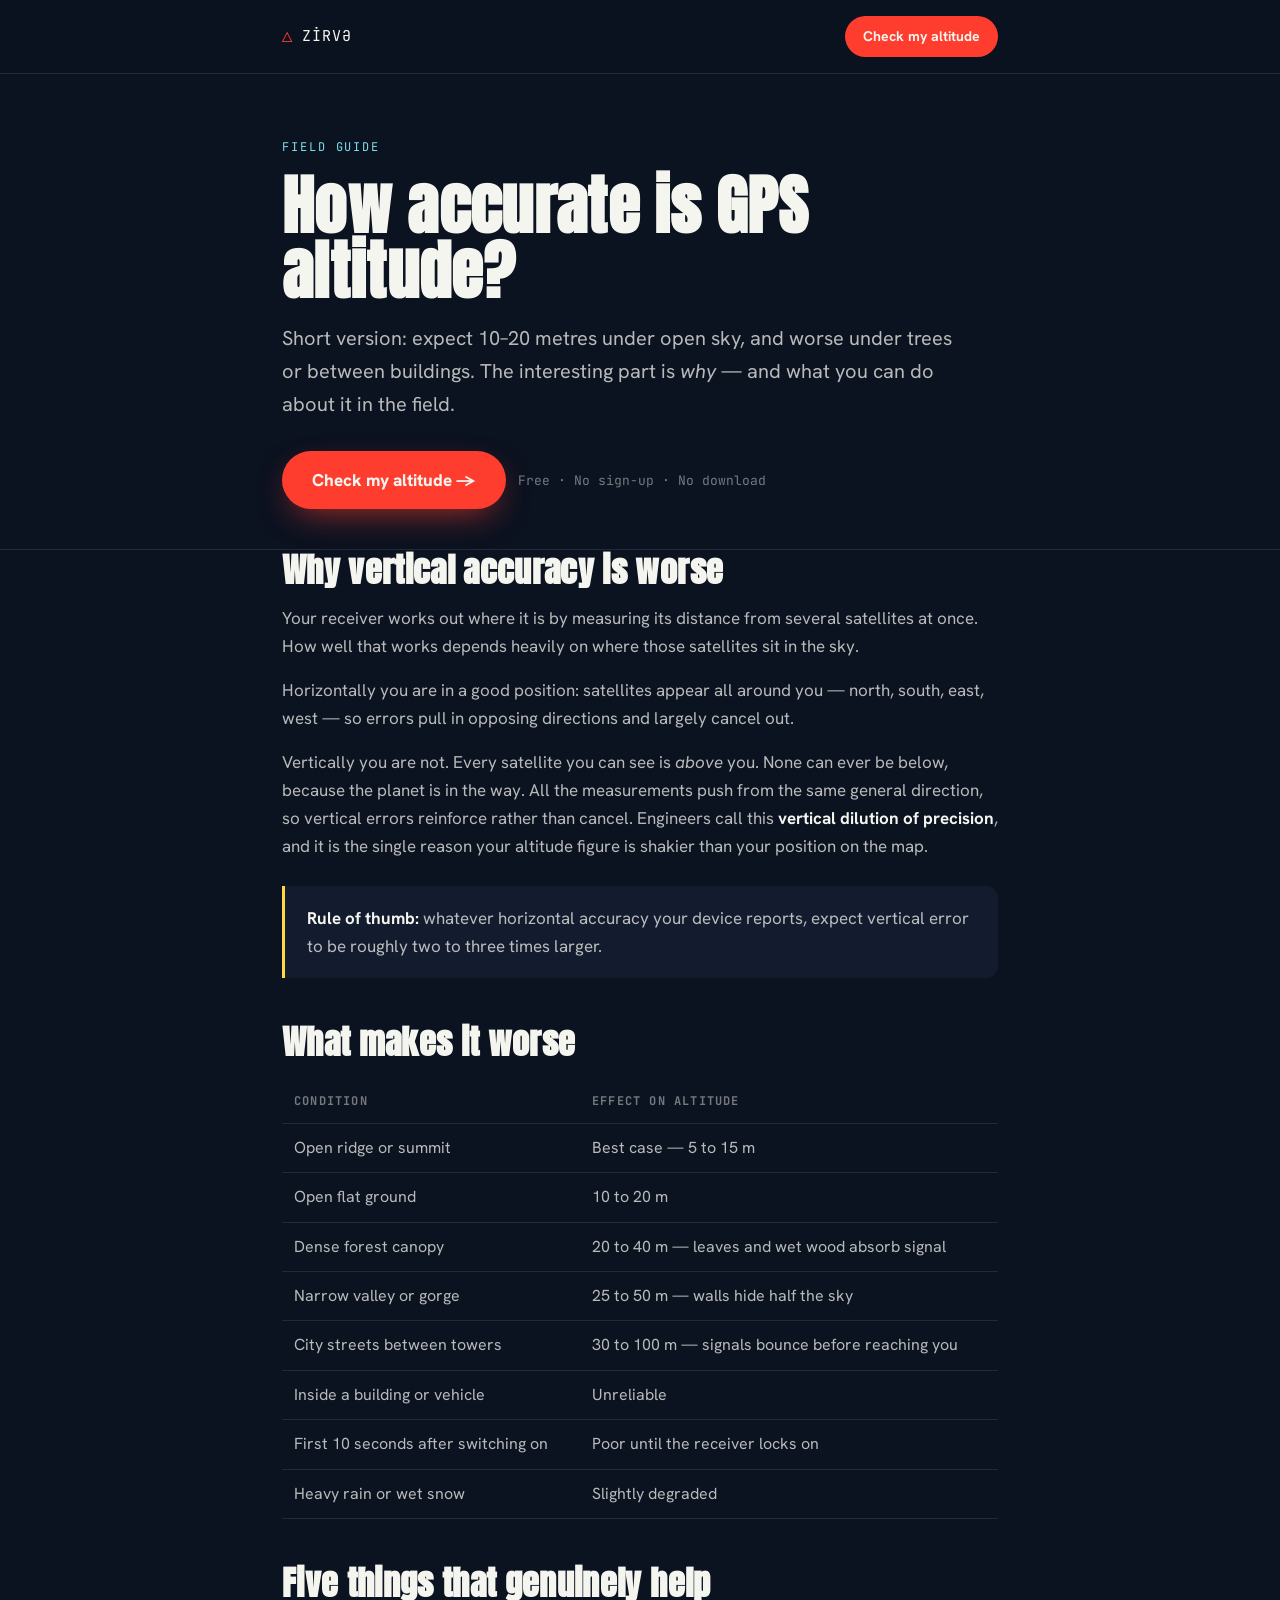
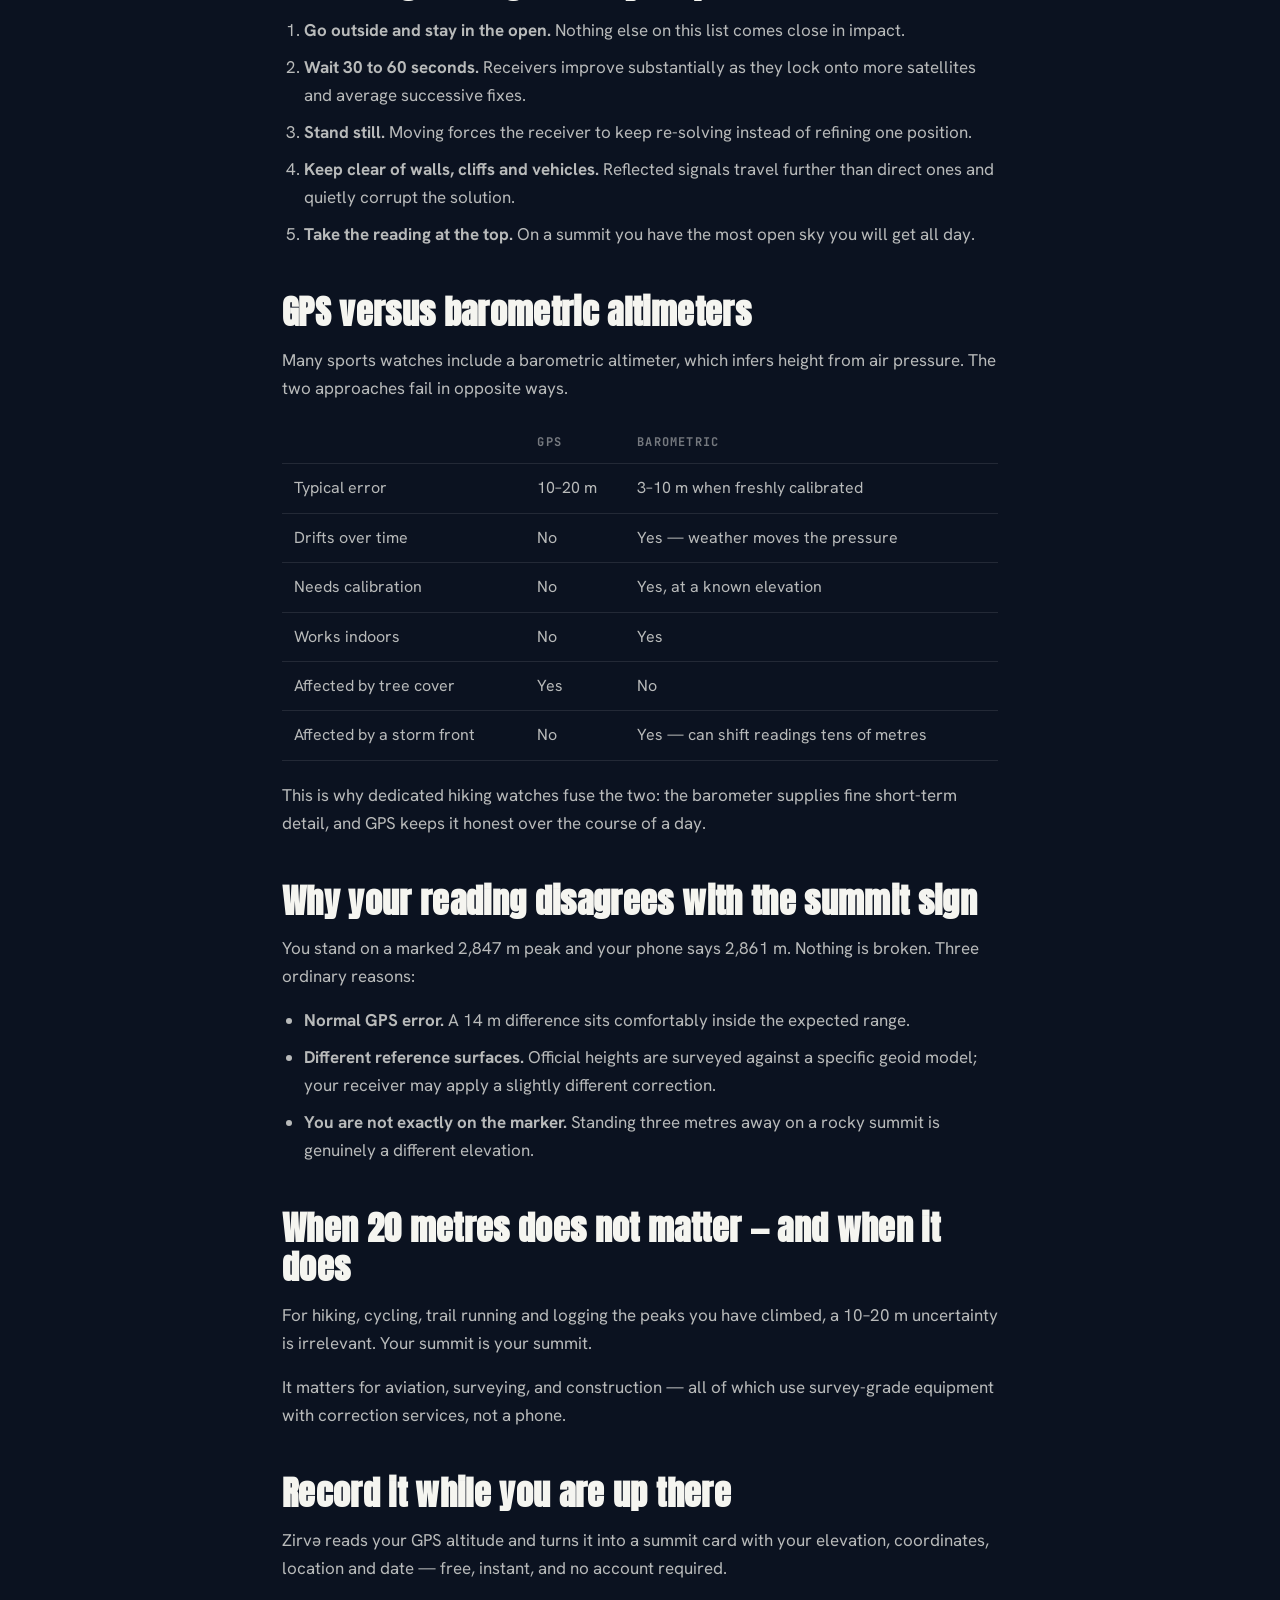
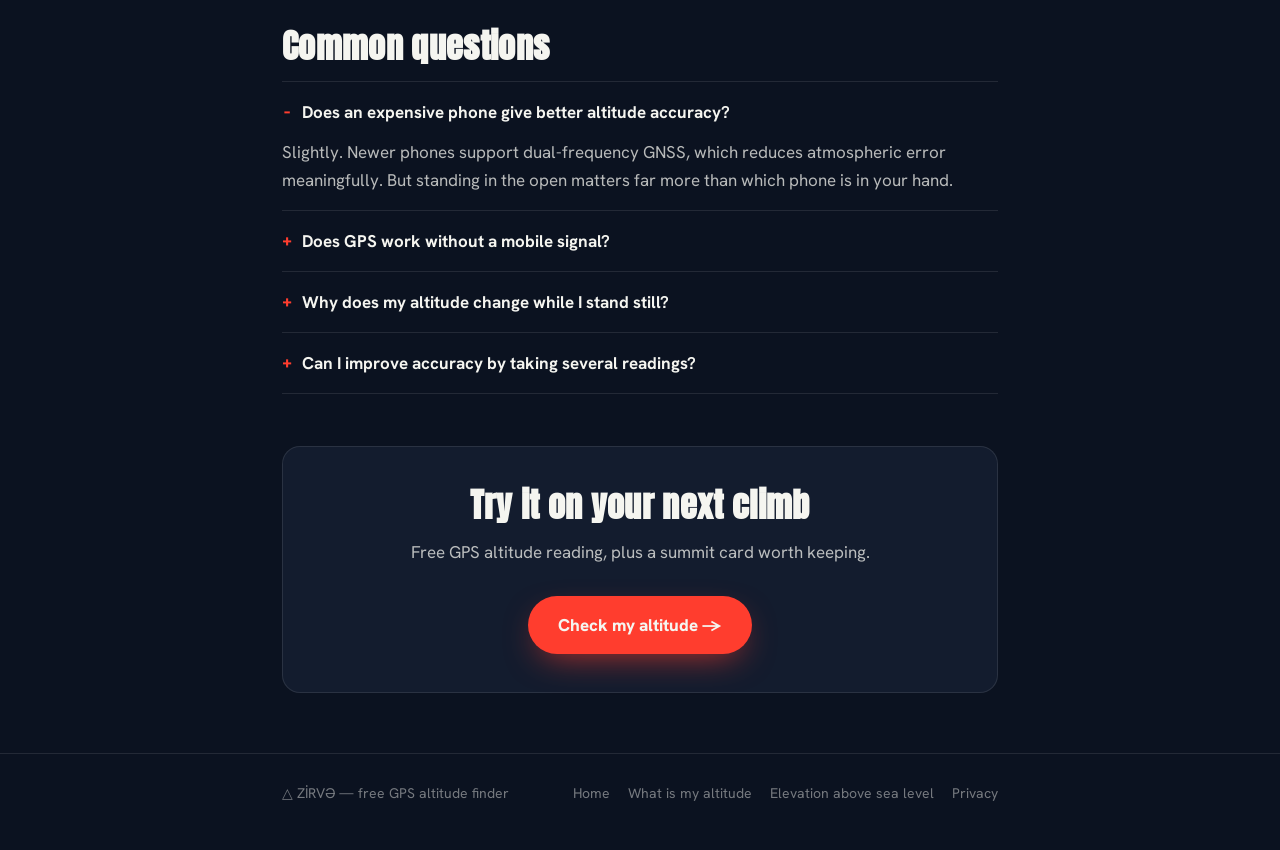
<file: gps-altitude-accuracy.html>
<!DOCTYPE html>
<html lang="en">
<head>
<meta charset="UTF-8">
<meta name="viewport" content="width=device-width, initial-scale=1.0">
<title>How Accurate Is GPS Altitude? What to Expect and How to Improve It</title>
<meta name="description" content="GPS altitude is usually accurate to 10-20 metres. Here is why vertical accuracy is worse than horizontal, what affects it, and how to get a better reading on the trail.">
<link rel="canonical" href="https://zirve-pro.netlify.app/gps-altitude-accuracy.html">
<link rel="icon" href="data:image/svg+xml,<svg xmlns=%22http://www.w3.org/2000/svg%22 viewBox=%220 0 100 100%22><text y=%22.9em%22 font-size=%2290%22>🏔️</text></svg>">
<meta name="theme-color" content="#0B1220">
<meta property="og:type" content="article">
<meta property="og:site_name" content="Zirvə">
<meta property="og:title" content="How Accurate Is GPS Altitude?">
<meta property="og:description" content="Why vertical GPS accuracy is worse than horizontal, and how to get a better altitude reading.">
<meta property="og:image" content="https://zirve-pro.netlify.app/og-image.png">
<meta property="og:url" content="https://zirve-pro.netlify.app/gps-altitude-accuracy.html">
<meta name="twitter:card" content="summary_large_image">
<link rel="stylesheet" href="seo.css">
<script type="application/ld+json">
{
  "@context": "https://schema.org",
  "@type": "FAQPage",
  "mainEntity": [
    {
      "@type": "Question",
      "name": "How accurate is GPS altitude?",
      "acceptedAnswer": {
        "@type": "Answer",
        "text": "Under open sky, GPS altitude is typically accurate to within 10 to 20 metres. Vertical accuracy is roughly two to three times worse than horizontal accuracy because satellites are only visible above the horizon, never below it, which weakens the geometry in the vertical direction."
      }
    },
    {
      "@type": "Question",
      "name": "Why is GPS altitude less accurate than GPS position?",
      "acceptedAnswer": {
        "@type": "Answer",
        "text": "A receiver surrounded by satellites on all horizontal sides can triangulate position precisely. Vertically it only ever sees satellites above it, so errors in the vertical direction cannot be cancelled out as effectively. This effect is known as vertical dilution of precision."
      }
    },
    {
      "@type": "Question",
      "name": "Is a barometric altimeter more accurate than GPS?",
      "acceptedAnswer": {
        "@type": "Answer",
        "text": "A barometric altimeter can be more precise over short periods, often within a few metres, but it drifts as air pressure changes with the weather and must be recalibrated at a known elevation. GPS does not drift. The most accurate devices combine both."
      }
    }
  ]
}
</script>
</head>
<body>

<nav class="nav">
  <div class="wrap">
    <a class="brand" href="/"><span>△</span><span>ZİRVƏ</span></a>
    <a class="nav-cta" href="/#app">Check my altitude</a>
  </div>
</nav>

<header class="hero">
  <div class="wrap">
    <p class="eyebrow">Field guide</p>
    <h1>How accurate is GPS altitude?</h1>
    <p class="lede">Short version: expect 10–20 metres under open sky, and worse under trees or between buildings. The interesting part is <em>why</em> — and what you can do about it in the field.</p>
    <div class="cta-row">
      <a class="btn" href="/#app">Check my altitude →</a>
      <span class="btn-note">Free · No sign-up · No download</span>
    </div>
  </div>
</header>

<main class="wrap">

  <h2>Why vertical accuracy is worse</h2>
  <p>Your receiver works out where it is by measuring its distance from several satellites at once. How well that works depends heavily on where those satellites sit in the sky.</p>
  <p>Horizontally you are in a good position: satellites appear all around you — north, south, east, west — so errors pull in opposing directions and largely cancel out.</p>
  <p>Vertically you are not. Every satellite you can see is <em>above</em> you. None can ever be below, because the planet is in the way. All the measurements push from the same general direction, so vertical errors reinforce rather than cancel. Engineers call this <strong>vertical dilution of precision</strong>, and it is the single reason your altitude figure is shakier than your position on the map.</p>

  <div class="callout">
    <p><strong>Rule of thumb:</strong> whatever horizontal accuracy your device reports, expect vertical error to be roughly two to three times larger.</p>
  </div>

  <h2>What makes it worse</h2>
  <table>
    <thead>
      <tr><th>Condition</th><th>Effect on altitude</th></tr>
    </thead>
    <tbody>
      <tr><td>Open ridge or summit</td><td>Best case — 5 to 15 m</td></tr>
      <tr><td>Open flat ground</td><td>10 to 20 m</td></tr>
      <tr><td>Dense forest canopy</td><td>20 to 40 m — leaves and wet wood absorb signal</td></tr>
      <tr><td>Narrow valley or gorge</td><td>25 to 50 m — walls hide half the sky</td></tr>
      <tr><td>City streets between towers</td><td>30 to 100 m — signals bounce before reaching you</td></tr>
      <tr><td>Inside a building or vehicle</td><td>Unreliable</td></tr>
      <tr><td>First 10 seconds after switching on</td><td>Poor until the receiver locks on</td></tr>
      <tr><td>Heavy rain or wet snow</td><td>Slightly degraded</td></tr>
    </tbody>
  </table>

  <h2>Five things that genuinely help</h2>
  <ol>
    <li><strong>Go outside and stay in the open.</strong> Nothing else on this list comes close in impact.</li>
    <li><strong>Wait 30 to 60 seconds.</strong> Receivers improve substantially as they lock onto more satellites and average successive fixes.</li>
    <li><strong>Stand still.</strong> Moving forces the receiver to keep re-solving instead of refining one position.</li>
    <li><strong>Keep clear of walls, cliffs and vehicles.</strong> Reflected signals travel further than direct ones and quietly corrupt the solution.</li>
    <li><strong>Take the reading at the top.</strong> On a summit you have the most open sky you will get all day.</li>
  </ol>

  <h2>GPS versus barometric altimeters</h2>
  <p>Many sports watches include a barometric altimeter, which infers height from air pressure. The two approaches fail in opposite ways.</p>
  <table>
    <thead>
      <tr><th></th><th>GPS</th><th>Barometric</th></tr>
    </thead>
    <tbody>
      <tr><td>Typical error</td><td>10–20 m</td><td>3–10 m when freshly calibrated</td></tr>
      <tr><td>Drifts over time</td><td>No</td><td>Yes — weather moves the pressure</td></tr>
      <tr><td>Needs calibration</td><td>No</td><td>Yes, at a known elevation</td></tr>
      <tr><td>Works indoors</td><td>No</td><td>Yes</td></tr>
      <tr><td>Affected by tree cover</td><td>Yes</td><td>No</td></tr>
      <tr><td>Affected by a storm front</td><td>No</td><td>Yes — can shift readings tens of metres</td></tr>
    </tbody>
  </table>
  <p>This is why dedicated hiking watches fuse the two: the barometer supplies fine short-term detail, and GPS keeps it honest over the course of a day.</p>

  <h2>Why your reading disagrees with the summit sign</h2>
  <p>You stand on a marked 2,847 m peak and your phone says 2,861 m. Nothing is broken. Three ordinary reasons:</p>
  <ul>
    <li><strong>Normal GPS error.</strong> A 14 m difference sits comfortably inside the expected range.</li>
    <li><strong>Different reference surfaces.</strong> Official heights are surveyed against a specific geoid model; your receiver may apply a slightly different correction.</li>
    <li><strong>You are not exactly on the marker.</strong> Standing three metres away on a rocky summit is genuinely a different elevation.</li>
  </ul>

  <h2>When 20 metres does not matter — and when it does</h2>
  <p>For hiking, cycling, trail running and logging the peaks you have climbed, a 10–20 m uncertainty is irrelevant. Your summit is your summit.</p>
  <p>It matters for aviation, surveying, and construction — all of which use survey-grade equipment with correction services, not a phone.</p>

  <h2>Record it while you are up there</h2>
  <p>Zirvə reads your GPS altitude and turns it into a summit card with your elevation, coordinates, location and date — free, instant, and no account required.</p>

  <h2 style="margin-bottom:6px">Common questions</h2>
  <div class="faq">
    <details open>
      <summary>Does an expensive phone give better altitude accuracy?</summary>
      <p>Slightly. Newer phones support dual-frequency GNSS, which reduces atmospheric error meaningfully. But standing in the open matters far more than which phone is in your hand.</p>
    </details>
    <details>
      <summary>Does GPS work without a mobile signal?</summary>
      <p>Yes. GPS is receive-only from satellites and needs no mobile network. A data connection only speeds up the initial lock.</p>
    </details>
    <details>
      <summary>Why does my altitude change while I stand still?</summary>
      <p>The receiver keeps recalculating as satellites move and signal quality shifts. A drift of a few metres while stationary is completely normal.</p>
    </details>
    <details>
      <summary>Can I improve accuracy by taking several readings?</summary>
      <p>Yes. Taking a few readings a minute apart and using the middle value removes most of the random noise.</p>
    </details>
  </div>

  <section class="final">
    <h2>Try it on your next climb</h2>
    <p>Free GPS altitude reading, plus a summit card worth keeping.</p>
    <div class="cta-row">
      <a class="btn" href="/#app">Check my altitude →</a>
    </div>
  </section>

</main>

<footer>
  <div class="wrap">
    <span>△ ZİRVƏ — free GPS altitude finder</span>
    <span class="foot-links">
      <a href="/">Home</a>
      <a href="/what-is-my-altitude.html">What is my altitude</a>
      <a href="/elevation-above-sea-level.html">Elevation above sea level</a>
      <a href="/privacy.html">Privacy</a>
    </span>
  </div>
</footer>

</body>
</html>
</file>
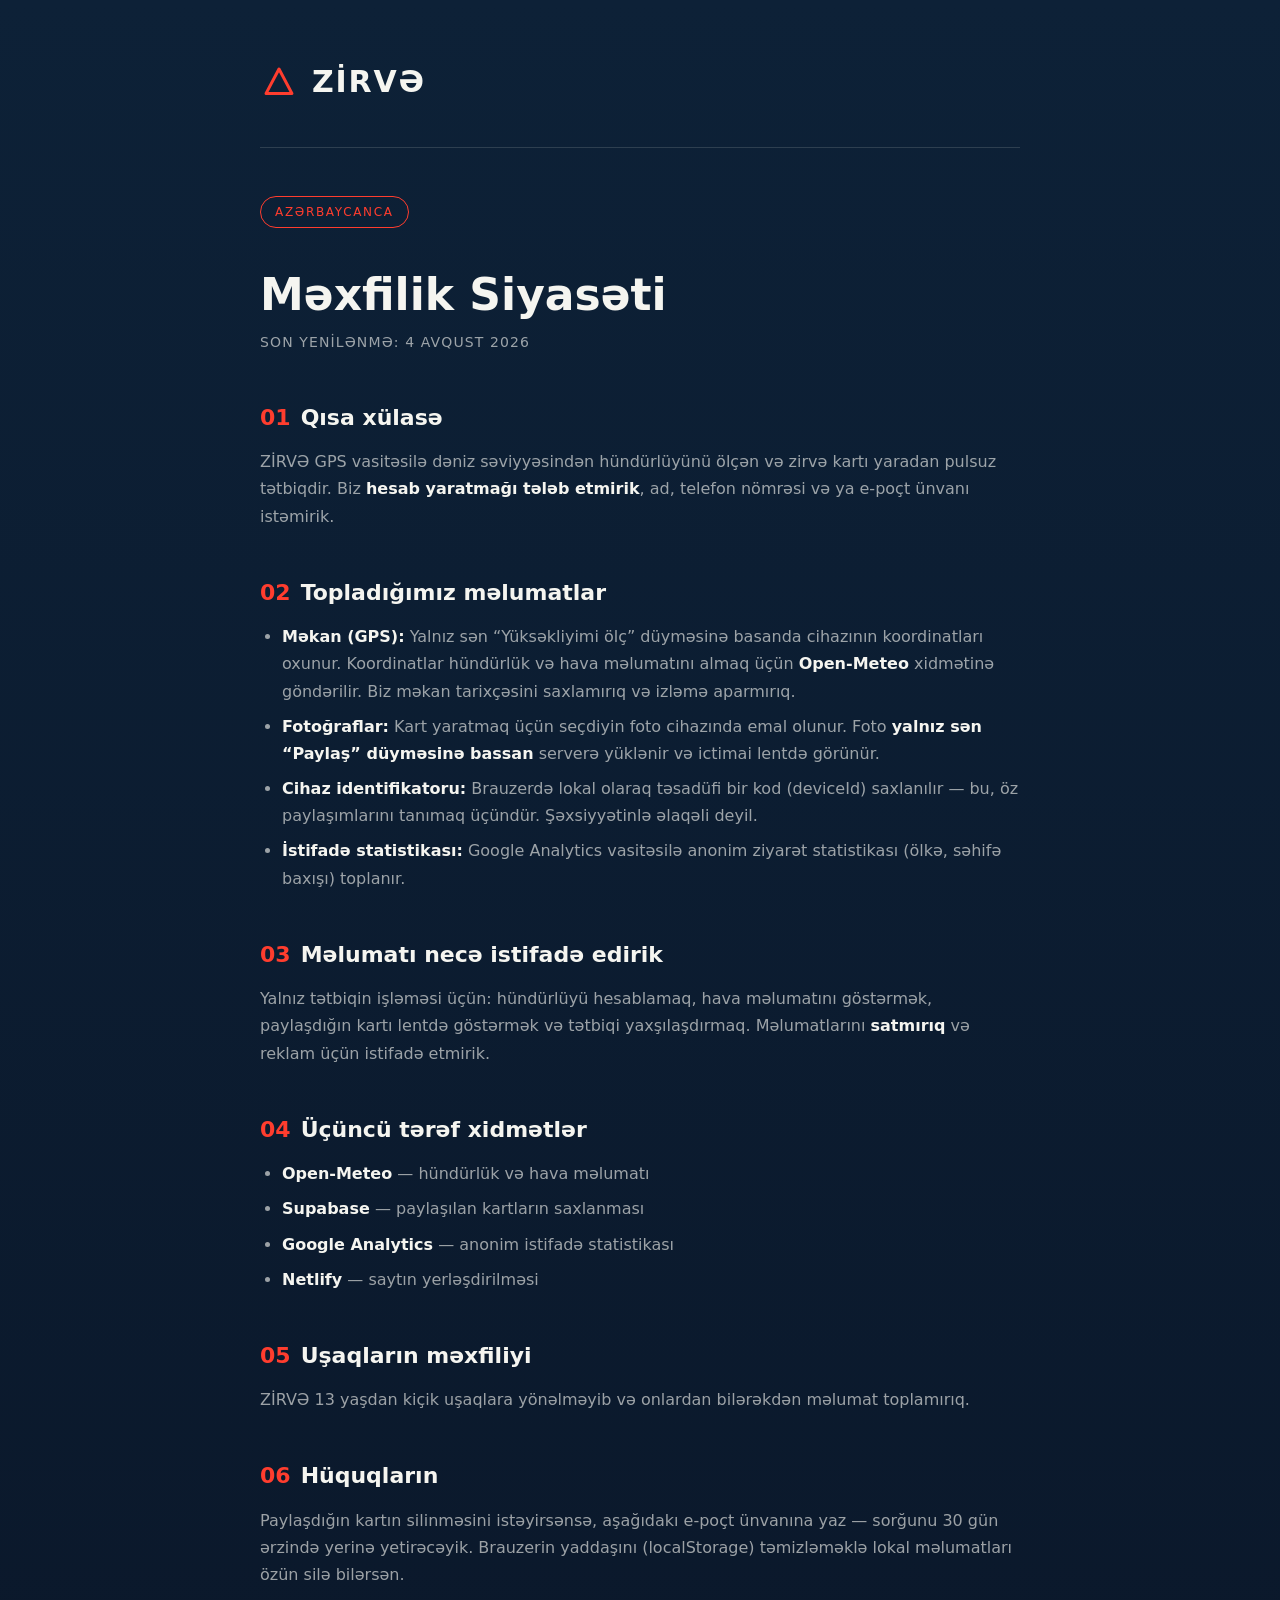
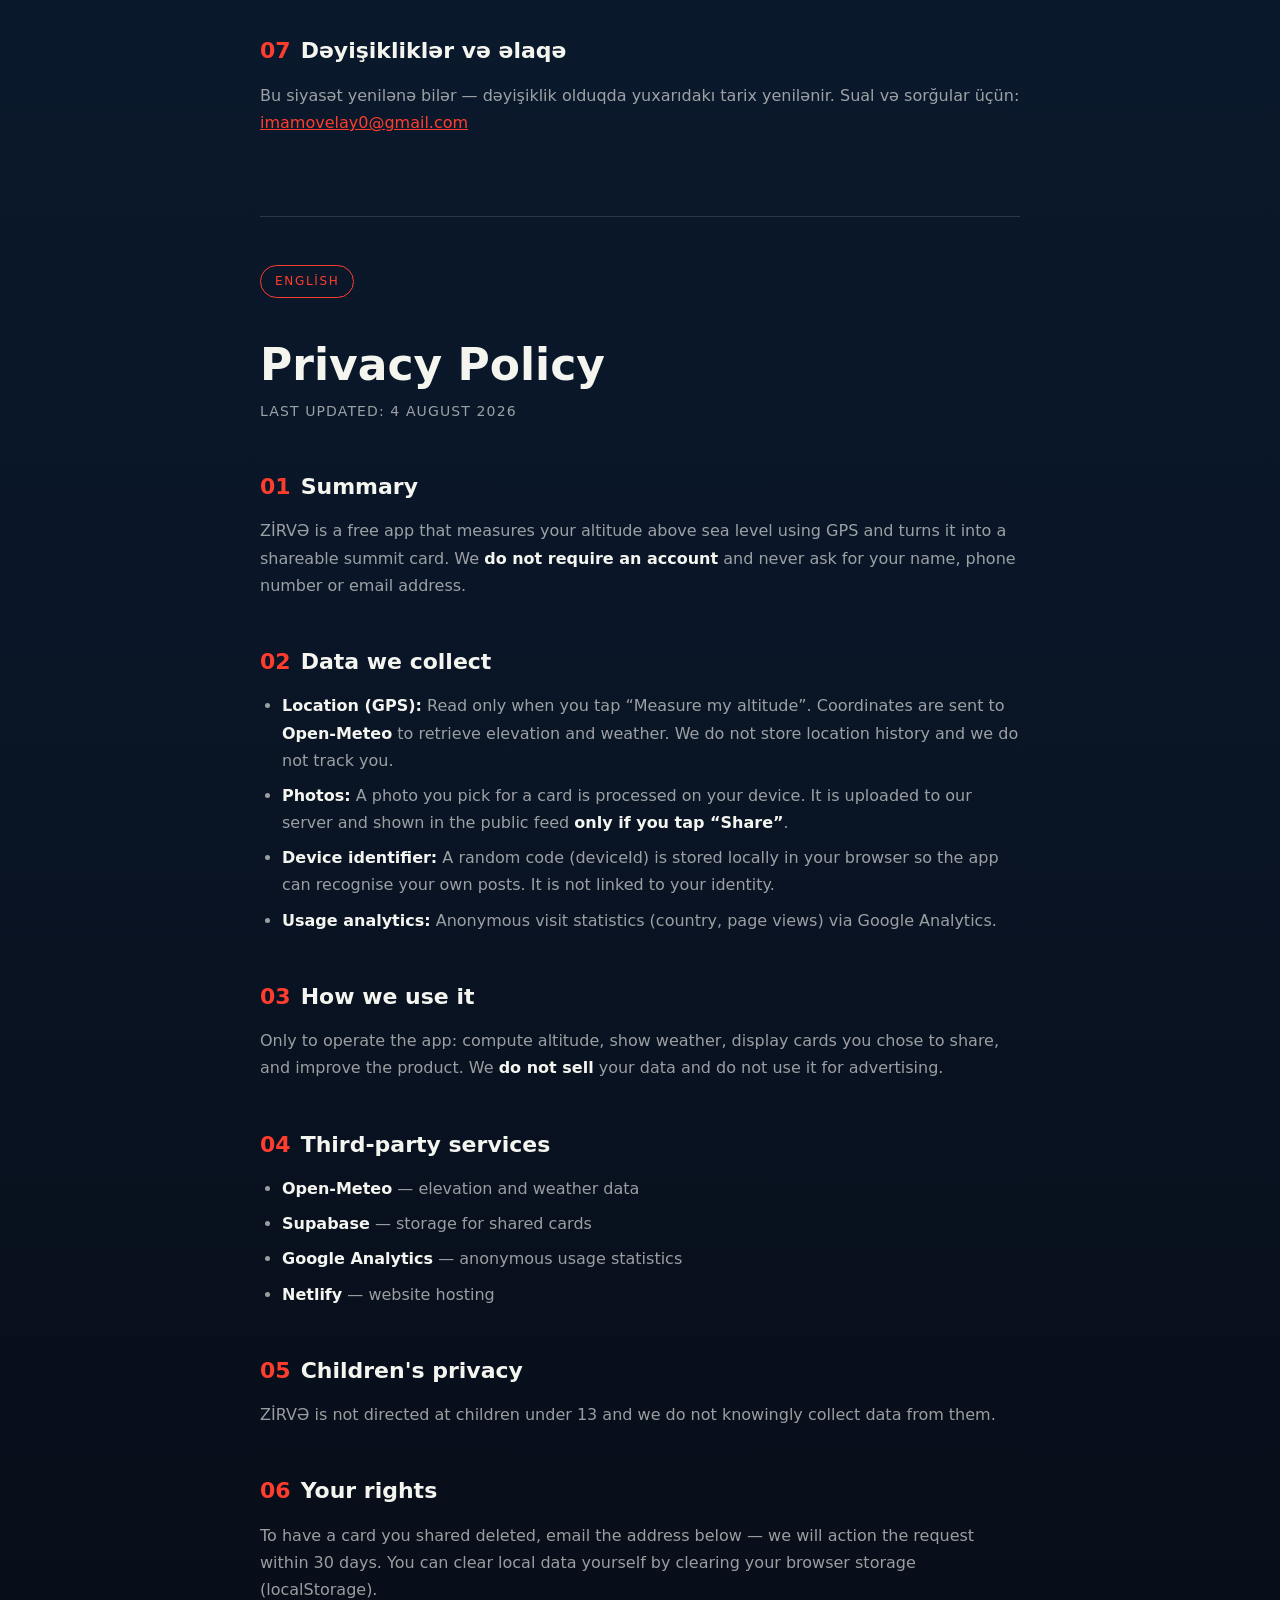
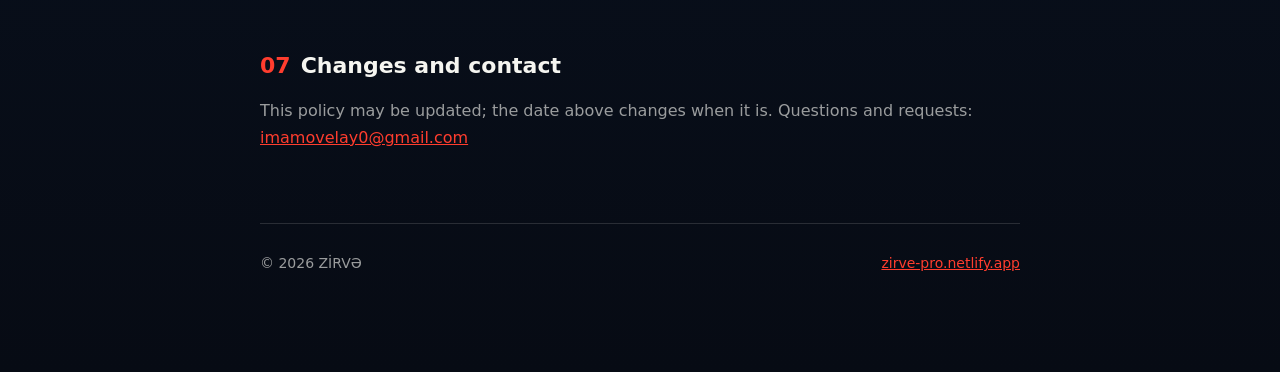
<file: privacy.html>
<!DOCTYPE html>
<html lang="az">
<head>
<meta charset="UTF-8">
<meta name="viewport" content="width=device-width, initial-scale=1">
<title>Məxfilik Siyasəti — ZİRVƏ</title>
<meta name="description" content="ZİRVƏ məxfilik siyasəti / ZİRVƏ Privacy Policy">
<link rel="icon" href="icons/icon-192.png">
<style>
  :root{
    --navy:#0a1628; --navy-2:#0d2137; --cream:#F5F5F0;
    --red:#FF3D2E; --muted:rgba(245,245,240,.62); --line:rgba(245,245,240,.14);
  }
  *{box-sizing:border-box;margin:0;padding:0}
  body{
    background:linear-gradient(180deg,var(--navy-2),var(--navy) 60%,#070b14);
    color:var(--cream); min-height:100vh;
    font-family:'Segoe UI',system-ui,-apple-system,sans-serif;
    line-height:1.7; padding:0 24px 96px;
  }
  .wrap{max-width:760px;margin:0 auto}
  header{padding:56px 0 40px;border-bottom:1px solid var(--line);margin-bottom:48px}
  .logo{display:flex;align-items:center;gap:14px;text-decoration:none;color:inherit}
  .tri{width:38px;height:38px;flex:none}
  .logo span{font-size:30px;font-weight:900;letter-spacing:.06em}
  h1{font-size:clamp(30px,6vw,44px);font-weight:900;line-height:1.15;margin:34px 0 10px}
  .updated{color:var(--muted);font-size:14px;letter-spacing:.08em;text-transform:uppercase}
  h2{font-size:22px;font-weight:800;margin:44px 0 12px;color:var(--cream)}
  h2 .num{color:var(--red);margin-right:10px;font-variant-numeric:tabular-nums}
  p{color:var(--muted);margin-bottom:14px}
  ul{color:var(--muted);margin:0 0 14px 22px}
  li{margin-bottom:8px}
  strong{color:var(--cream);font-weight:650}
  a{color:var(--red)}
  .lang-sep{margin:80px 0 0;padding-top:48px;border-top:1px solid var(--line)}
  .badge{display:inline-block;font-size:12px;letter-spacing:.14em;text-transform:uppercase;
    color:var(--red);border:1px solid var(--red);border-radius:999px;padding:5px 14px;margin-bottom:8px}
  footer{margin-top:72px;padding-top:28px;border-top:1px solid var(--line);
    color:var(--muted);font-size:14px;display:flex;justify-content:space-between;gap:16px;flex-wrap:wrap}
</style>
</head>
<body>
<div class="wrap">

  <header>
    <a class="logo" href="./">
      <svg class="tri" viewBox="0 0 100 100" fill="none" aria-hidden="true">
        <polygon points="50,16 84,80 16,80" stroke="#FF3D2E" stroke-width="8" stroke-linejoin="round"/>
      </svg>
      <span>ZİRVƏ</span>
    </a>
  </header>

  <!-- ============ AZ ============ -->
  <section>
    <div class="badge">Azərbaycanca</div>
    <h1>Məxfilik Siyasəti</h1>
    <p class="updated">Son yenilənmə: 4 avqust 2026</p>

    <h2><span class="num">01</span>Qısa xülasə</h2>
    <p>ZİRVƏ GPS vasitəsilə dəniz səviyyəsindən hündürlüyünü ölçən və zirvə kartı yaradan pulsuz tətbiqdir. Biz <strong>hesab yaratmağı tələb etmirik</strong>, ad, telefon nömrəsi və ya e-poçt ünvanı istəmirik.</p>

    <h2><span class="num">02</span>Topladığımız məlumatlar</h2>
    <ul>
      <li><strong>Məkan (GPS):</strong> Yalnız sən “Yüksəkliyimi ölç” düyməsinə basanda cihazının koordinatları oxunur. Koordinatlar hündürlük və hava məlumatını almaq üçün <strong>Open-Meteo</strong> xidmətinə göndərilir. Biz məkan tarixçəsini saxlamırıq və izləmə aparmırıq.</li>
      <li><strong>Fotoğraflar:</strong> Kart yaratmaq üçün seçdiyin foto cihazında emal olunur. Foto <strong>yalnız sən “Paylaş” düyməsinə bassan</strong> serverə yüklənir və ictimai lentdə görünür.</li>
      <li><strong>Cihaz identifikatoru:</strong> Brauzerdə lokal olaraq təsadüfi bir kod (deviceId) saxlanılır — bu, öz paylaşımlarını tanımaq üçündür. Şəxsiyyətinlə əlaqəli deyil.</li>
      <li><strong>İstifadə statistikası:</strong> Google Analytics vasitəsilə anonim ziyarət statistikası (ölkə, səhifə baxışı) toplanır.</li>
    </ul>

    <h2><span class="num">03</span>Məlumatı necə istifadə edirik</h2>
    <p>Yalnız tətbiqin işləməsi üçün: hündürlüyü hesablamaq, hava məlumatını göstərmək, paylaşdığın kartı lentdə göstərmək və tətbiqi yaxşılaşdırmaq. Məlumatlarını <strong>satmırıq</strong> və reklam üçün istifadə etmirik.</p>

    <h2><span class="num">04</span>Üçüncü tərəf xidmətlər</h2>
    <ul>
      <li><strong>Open-Meteo</strong> — hündürlük və hava məlumatı</li>
      <li><strong>Supabase</strong> — paylaşılan kartların saxlanması</li>
      <li><strong>Google Analytics</strong> — anonim istifadə statistikası</li>
      <li><strong>Netlify</strong> — saytın yerləşdirilməsi</li>
    </ul>

    <h2><span class="num">05</span>Uşaqların məxfiliyi</h2>
    <p>ZİRVƏ 13 yaşdan kiçik uşaqlara yönəlməyib və onlardan bilərəkdən məlumat toplamırıq.</p>

    <h2><span class="num">06</span>Hüquqların</h2>
    <p>Paylaşdığın kartın silinməsini istəyirsənsə, aşağıdakı e-poçt ünvanına yaz — sorğunu 30 gün ərzində yerinə yetirəcəyik. Brauzerin yaddaşını (localStorage) təmizləməklə lokal məlumatları özün silə bilərsən.</p>

    <h2><span class="num">07</span>Dəyişikliklər və əlaqə</h2>
    <p>Bu siyasət yenilənə bilər — dəyişiklik olduqda yuxarıdakı tarix yenilənir. Sual və sorğular üçün: <a href="mailto:imamovelay0@gmail.com">imamovelay0@gmail.com</a></p>
  </section>

  <!-- ============ EN ============ -->
  <section class="lang-sep">
    <div class="badge">English</div>
    <h1>Privacy Policy</h1>
    <p class="updated">Last updated: 4 August 2026</p>

    <h2><span class="num">01</span>Summary</h2>
    <p>ZİRVƏ is a free app that measures your altitude above sea level using GPS and turns it into a shareable summit card. We <strong>do not require an account</strong> and never ask for your name, phone number or email address.</p>

    <h2><span class="num">02</span>Data we collect</h2>
    <ul>
      <li><strong>Location (GPS):</strong> Read only when you tap “Measure my altitude”. Coordinates are sent to <strong>Open-Meteo</strong> to retrieve elevation and weather. We do not store location history and we do not track you.</li>
      <li><strong>Photos:</strong> A photo you pick for a card is processed on your device. It is uploaded to our server and shown in the public feed <strong>only if you tap “Share”</strong>.</li>
      <li><strong>Device identifier:</strong> A random code (deviceId) is stored locally in your browser so the app can recognise your own posts. It is not linked to your identity.</li>
      <li><strong>Usage analytics:</strong> Anonymous visit statistics (country, page views) via Google Analytics.</li>
    </ul>

    <h2><span class="num">03</span>How we use it</h2>
    <p>Only to operate the app: compute altitude, show weather, display cards you chose to share, and improve the product. We <strong>do not sell</strong> your data and do not use it for advertising.</p>

    <h2><span class="num">04</span>Third-party services</h2>
    <ul>
      <li><strong>Open-Meteo</strong> — elevation and weather data</li>
      <li><strong>Supabase</strong> — storage for shared cards</li>
      <li><strong>Google Analytics</strong> — anonymous usage statistics</li>
      <li><strong>Netlify</strong> — website hosting</li>
    </ul>

    <h2><span class="num">05</span>Children's privacy</h2>
    <p>ZİRVƏ is not directed at children under 13 and we do not knowingly collect data from them.</p>

    <h2><span class="num">06</span>Your rights</h2>
    <p>To have a card you shared deleted, email the address below — we will action the request within 30 days. You can clear local data yourself by clearing your browser storage (localStorage).</p>

    <h2><span class="num">07</span>Changes and contact</h2>
    <p>This policy may be updated; the date above changes when it is. Questions and requests: <a href="mailto:imamovelay0@gmail.com">imamovelay0@gmail.com</a></p>
  </section>

  <footer>
    <span>© 2026 ZİRVƏ</span>
    <a href="./">zirve-pro.netlify.app</a>
  </footer>

</div>
</body>
</html>
</file>
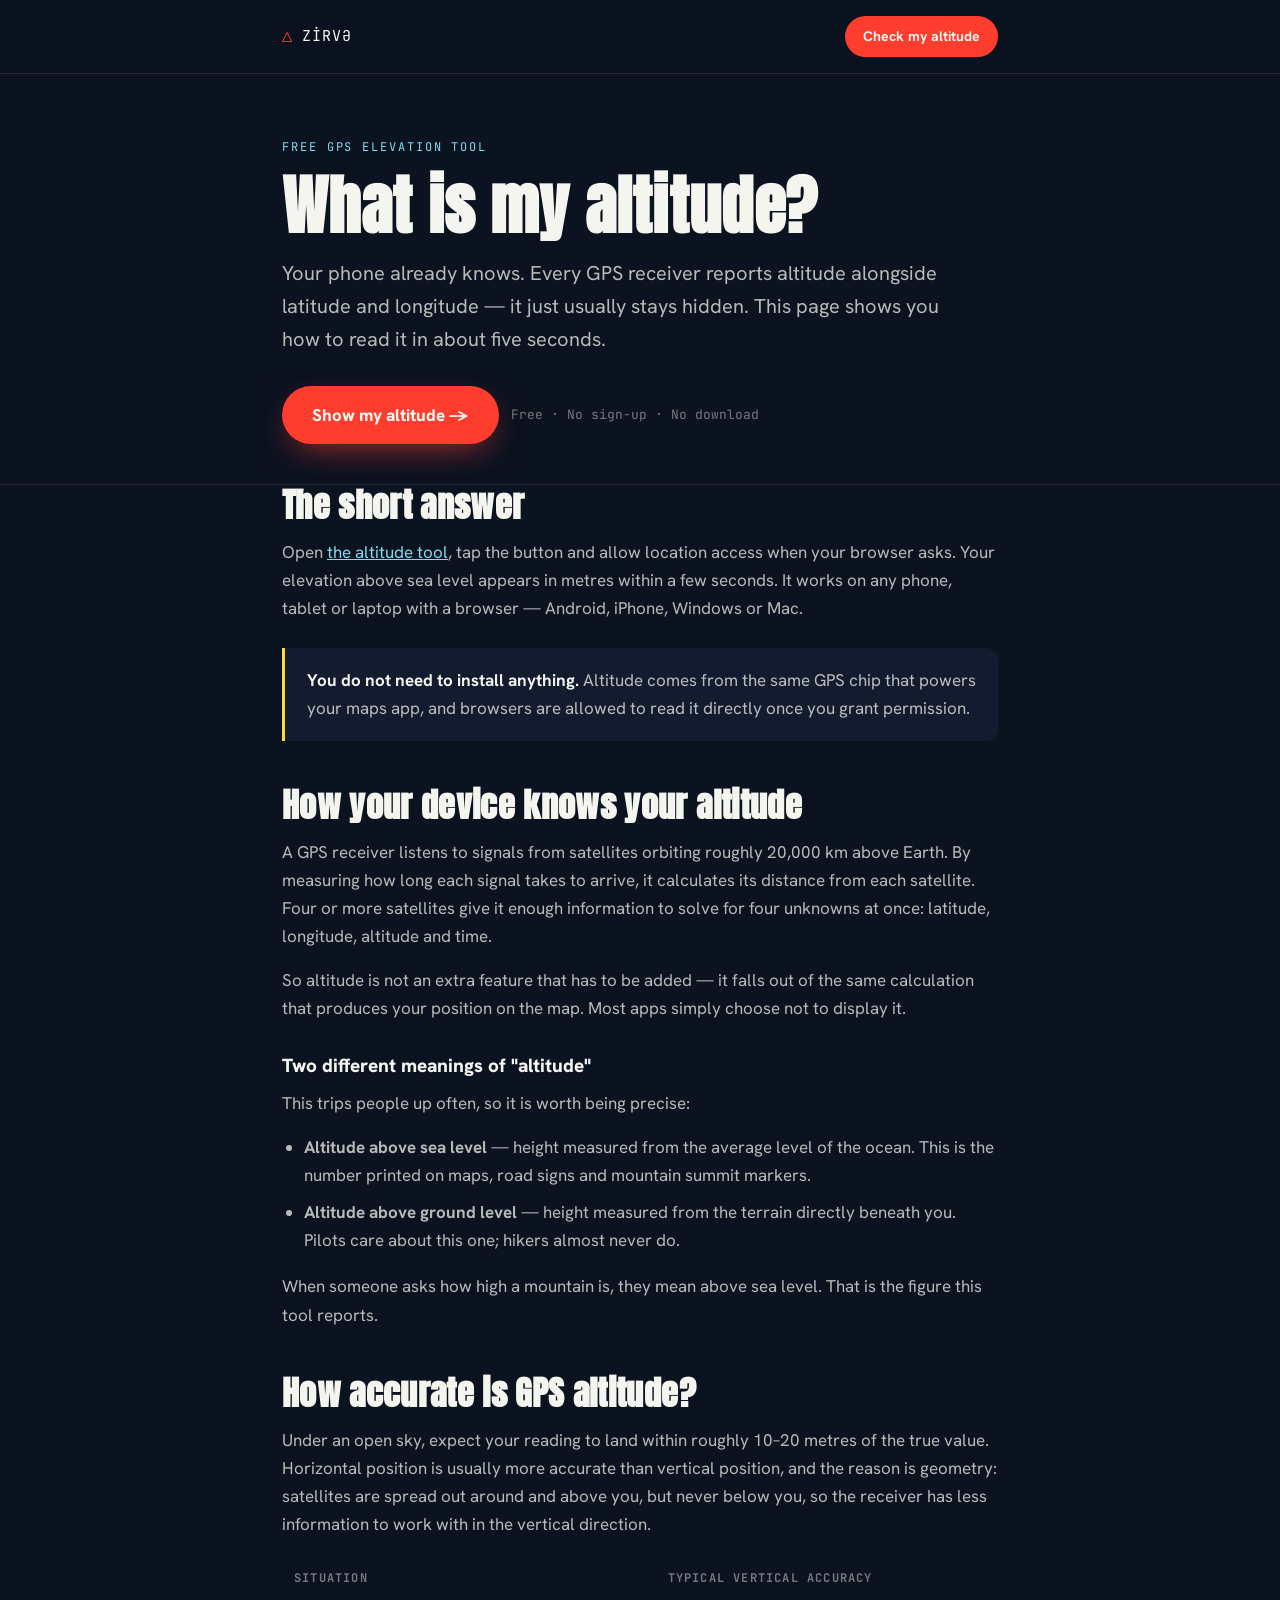
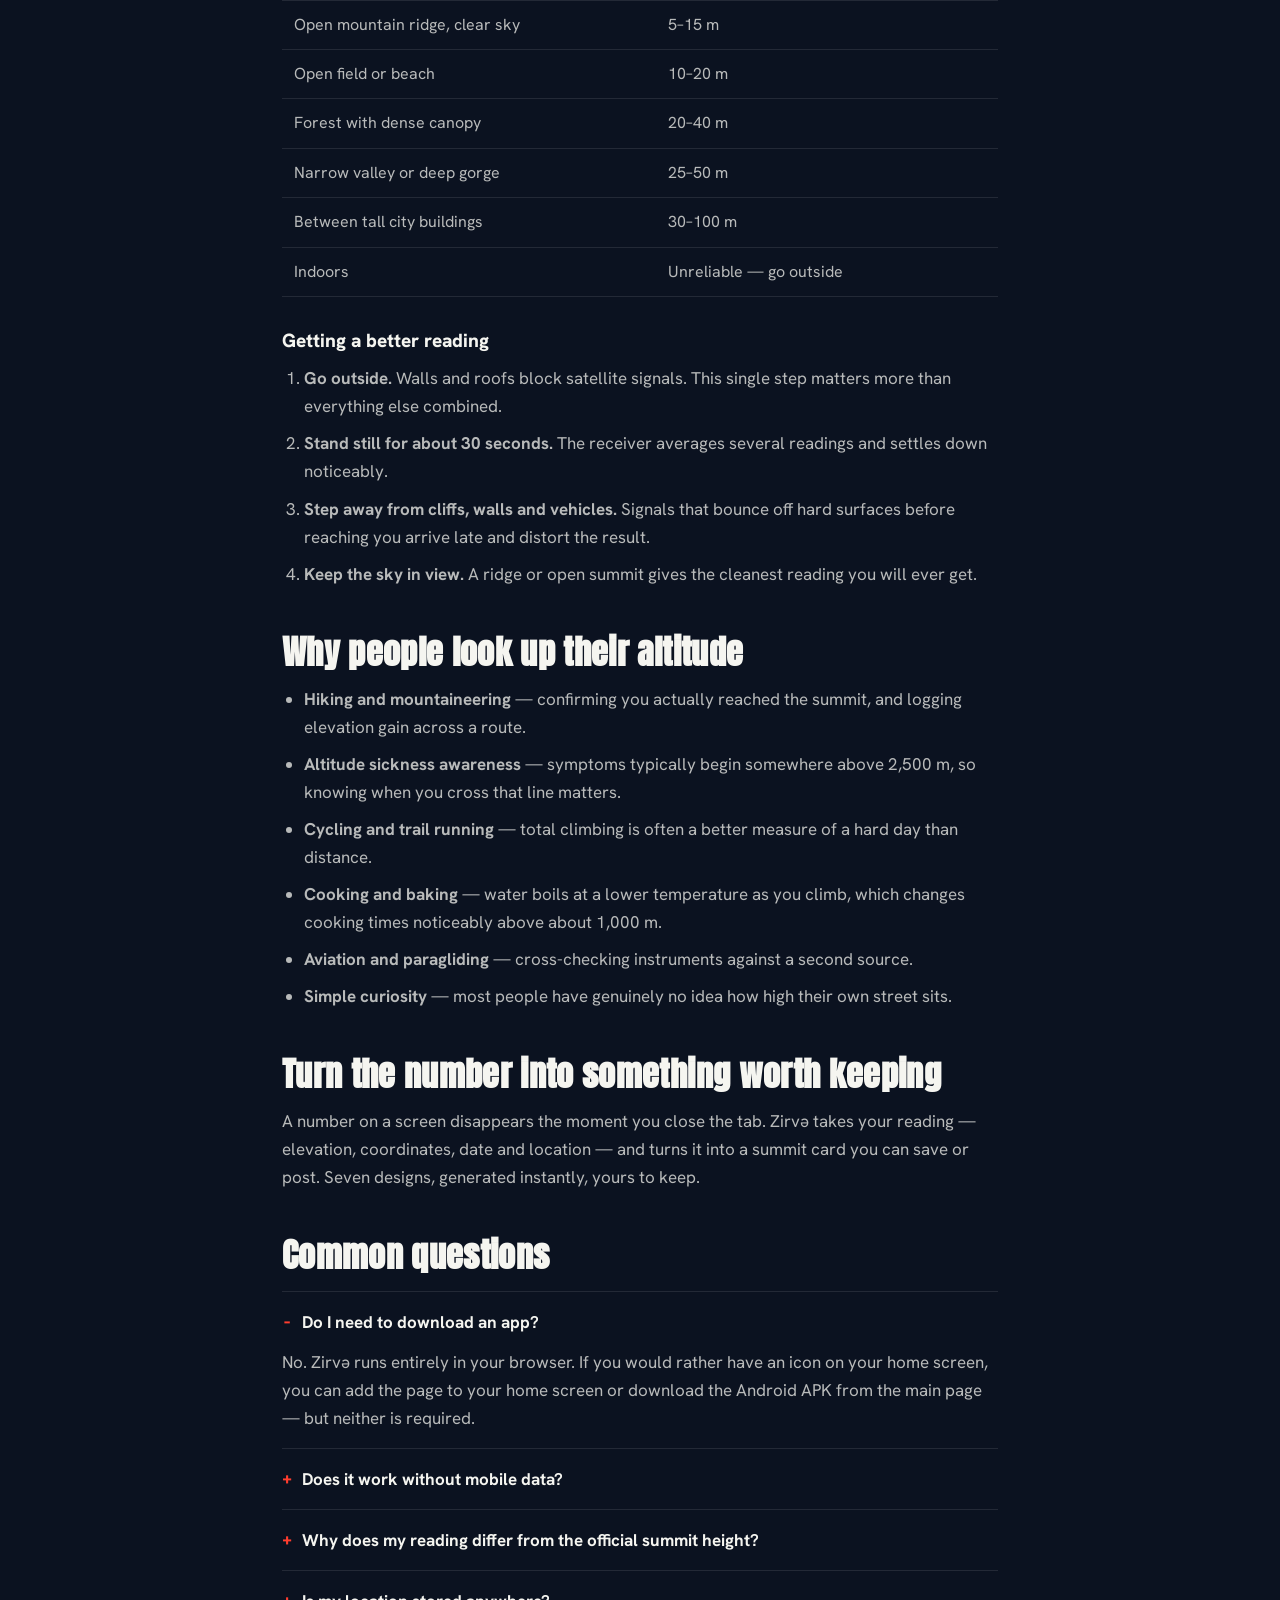
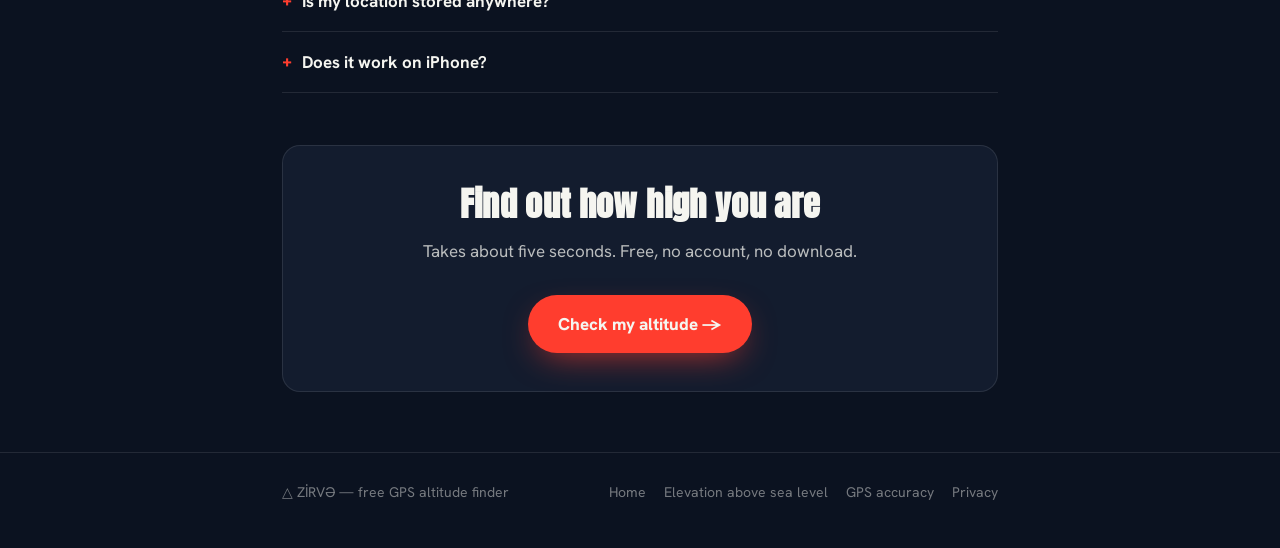
<file: what-is-my-altitude.html>
<!DOCTYPE html>
<html lang="en">
<head>
<meta charset="UTF-8">
<meta name="viewport" content="width=device-width, initial-scale=1.0">
<title>What Is My Altitude? Check Your Elevation Instantly (Free)</title>
<meta name="description" content="Find out exactly what your altitude is right now using your phone's GPS. Free, instant, no app download and no sign-up. Works anywhere in the world.">
<link rel="canonical" href="https://zirve-pro.netlify.app/what-is-my-altitude.html">
<link rel="icon" href="data:image/svg+xml,<svg xmlns=%22http://www.w3.org/2000/svg%22 viewBox=%220 0 100 100%22><text y=%22.9em%22 font-size=%2290%22>🏔️</text></svg>">
<meta name="theme-color" content="#0B1220">
<meta property="og:type" content="article">
<meta property="og:site_name" content="Zirvə">
<meta property="og:title" content="What Is My Altitude? Check Your Elevation Instantly">
<meta property="og:description" content="Find out exactly what your altitude is right now using GPS. Free, instant, no download.">
<meta property="og:image" content="https://zirve-pro.netlify.app/og-image.png">
<meta property="og:url" content="https://zirve-pro.netlify.app/what-is-my-altitude.html">
<meta name="twitter:card" content="summary_large_image">
<link rel="stylesheet" href="seo.css">
<script type="application/ld+json">
{
  "@context": "https://schema.org",
  "@type": "FAQPage",
  "mainEntity": [
    {
      "@type": "Question",
      "name": "How do I find out what my altitude is?",
      "acceptedAnswer": {
        "@type": "Answer",
        "text": "Open a GPS altitude tool in your browser and allow location access. Your device's GPS receiver reports latitude, longitude and altitude together, so your elevation above sea level appears in a few seconds. No app installation is needed."
      }
    },
    {
      "@type": "Question",
      "name": "Is GPS altitude accurate?",
      "acceptedAnswer": {
        "@type": "Answer",
        "text": "GPS altitude is typically accurate to within 10 to 20 metres under an open sky. Vertical accuracy is always lower than horizontal accuracy because of satellite geometry. Standing still in the open for 30 seconds gives the best reading."
      }
    },
    {
      "@type": "Question",
      "name": "Can I check my altitude without an internet connection?",
      "acceptedAnswer": {
        "@type": "Answer",
        "text": "Yes. GPS itself works without mobile data because it receives signals directly from satellites. You need a connection only to load the page the first time."
      }
    },
    {
      "@type": "Question",
      "name": "Does checking my altitude cost anything?",
      "acceptedAnswer": {
        "@type": "Answer",
        "text": "No. Zirvə is completely free, requires no account and does not store your location."
      }
    }
  ]
}
</script>
</head>
<body>

<nav class="nav">
  <div class="wrap">
    <a class="brand" href="/"><span>△</span><span>ZİRVƏ</span></a>
    <a class="nav-cta" href="/#app">Check my altitude</a>
  </div>
</nav>

<header class="hero">
  <div class="wrap">
    <p class="eyebrow">Free GPS elevation tool</p>
    <h1>What is my altitude?</h1>
    <p class="lede">Your phone already knows. Every GPS receiver reports altitude alongside latitude and longitude — it just usually stays hidden. This page shows you how to read it in about five seconds.</p>
    <div class="cta-row">
      <a class="btn" href="/#app">Show my altitude →</a>
      <span class="btn-note">Free · No sign-up · No download</span>
    </div>
  </div>
</header>

<main class="wrap">

  <h2>The short answer</h2>
  <p>Open <a href="/#app">the altitude tool</a>, tap the button and allow location access when your browser asks. Your elevation above sea level appears in metres within a few seconds. It works on any phone, tablet or laptop with a browser — Android, iPhone, Windows or Mac.</p>

  <div class="callout">
    <p><strong>You do not need to install anything.</strong> Altitude comes from the same GPS chip that powers your maps app, and browsers are allowed to read it directly once you grant permission.</p>
  </div>

  <h2>How your device knows your altitude</h2>
  <p>A GPS receiver listens to signals from satellites orbiting roughly 20,000 km above Earth. By measuring how long each signal takes to arrive, it calculates its distance from each satellite. Four or more satellites give it enough information to solve for four unknowns at once: latitude, longitude, altitude and time.</p>
  <p>So altitude is not an extra feature that has to be added — it falls out of the same calculation that produces your position on the map. Most apps simply choose not to display it.</p>

  <h3>Two different meanings of "altitude"</h3>
  <p>This trips people up often, so it is worth being precise:</p>
  <ul>
    <li><strong>Altitude above sea level</strong> — height measured from the average level of the ocean. This is the number printed on maps, road signs and mountain summit markers.</li>
    <li><strong>Altitude above ground level</strong> — height measured from the terrain directly beneath you. Pilots care about this one; hikers almost never do.</li>
  </ul>
  <p>When someone asks how high a mountain is, they mean above sea level. That is the figure this tool reports.</p>

  <h2>How accurate is GPS altitude?</h2>
  <p>Under an open sky, expect your reading to land within roughly 10–20 metres of the true value. Horizontal position is usually more accurate than vertical position, and the reason is geometry: satellites are spread out around and above you, but never below you, so the receiver has less information to work with in the vertical direction.</p>

  <table>
    <thead>
      <tr><th>Situation</th><th>Typical vertical accuracy</th></tr>
    </thead>
    <tbody>
      <tr><td>Open mountain ridge, clear sky</td><td>5–15 m</td></tr>
      <tr><td>Open field or beach</td><td>10–20 m</td></tr>
      <tr><td>Forest with dense canopy</td><td>20–40 m</td></tr>
      <tr><td>Narrow valley or deep gorge</td><td>25–50 m</td></tr>
      <tr><td>Between tall city buildings</td><td>30–100 m</td></tr>
      <tr><td>Indoors</td><td>Unreliable — go outside</td></tr>
    </tbody>
  </table>

  <h3>Getting a better reading</h3>
  <ol>
    <li><strong>Go outside.</strong> Walls and roofs block satellite signals. This single step matters more than everything else combined.</li>
    <li><strong>Stand still for about 30 seconds.</strong> The receiver averages several readings and settles down noticeably.</li>
    <li><strong>Step away from cliffs, walls and vehicles.</strong> Signals that bounce off hard surfaces before reaching you arrive late and distort the result.</li>
    <li><strong>Keep the sky in view.</strong> A ridge or open summit gives the cleanest reading you will ever get.</li>
  </ol>

  <h2>Why people look up their altitude</h2>
  <ul>
    <li><strong>Hiking and mountaineering</strong> — confirming you actually reached the summit, and logging elevation gain across a route.</li>
    <li><strong>Altitude sickness awareness</strong> — symptoms typically begin somewhere above 2,500 m, so knowing when you cross that line matters.</li>
    <li><strong>Cycling and trail running</strong> — total climbing is often a better measure of a hard day than distance.</li>
    <li><strong>Cooking and baking</strong> — water boils at a lower temperature as you climb, which changes cooking times noticeably above about 1,000 m.</li>
    <li><strong>Aviation and paragliding</strong> — cross-checking instruments against a second source.</li>
    <li><strong>Simple curiosity</strong> — most people have genuinely no idea how high their own street sits.</li>
  </ul>

  <h2>Turn the number into something worth keeping</h2>
  <p>A number on a screen disappears the moment you close the tab. Zirvə takes your reading — elevation, coordinates, date and location — and turns it into a summit card you can save or post. Seven designs, generated instantly, yours to keep.</p>

  <h2 style="margin-bottom:6px">Common questions</h2>
  <div class="faq">
    <details open>
      <summary>Do I need to download an app?</summary>
      <p>No. Zirvə runs entirely in your browser. If you would rather have an icon on your home screen, you can add the page to your home screen or download the Android APK from the main page — but neither is required.</p>
    </details>
    <details>
      <summary>Does it work without mobile data?</summary>
      <p>GPS receives signals directly from satellites, so the positioning itself needs no internet connection at all. You need data only to load the page the first time. After that the page is cached and works offline.</p>
    </details>
    <details>
      <summary>Why does my reading differ from the official summit height?</summary>
      <p>Two reasons. First, GPS vertical error of 10–20 m is normal. Second, official summit heights are surveyed against a specific geoid model, while your receiver may use a slightly different reference. A difference of a few dozen metres does not mean anything is broken.</p>
    </details>
    <details>
      <summary>Is my location stored anywhere?</summary>
      <p>No. Your coordinates are used in your browser to calculate and display the reading, and are not sent to a server or saved. See the <a href="/privacy.html">privacy policy</a>.</p>
    </details>
    <details>
      <summary>Does it work on iPhone?</summary>
      <p>Yes — on iPhone, Android, iPad, Windows and Mac. Any modern browser with location permission works.</p>
    </details>
  </div>

  <section class="final">
    <h2>Find out how high you are</h2>
    <p>Takes about five seconds. Free, no account, no download.</p>
    <div class="cta-row">
      <a class="btn" href="/#app">Check my altitude →</a>
    </div>
  </section>

</main>

<footer>
  <div class="wrap">
    <span>△ ZİRVƏ — free GPS altitude finder</span>
    <span class="foot-links">
      <a href="/">Home</a>
      <a href="/elevation-above-sea-level.html">Elevation above sea level</a>
      <a href="/gps-altitude-accuracy.html">GPS accuracy</a>
      <a href="/privacy.html">Privacy</a>
    </span>
  </div>
</footer>

</body>
</html>
</file>
<file: styles.css>
@import url('https://fonts.googleapis.com/css2?family=Anton&family=Hanken+Grotesk:wght@400;500;600;700;800&family=JetBrains+Mono:wght@400;500;700&display=swap');

/* ============================================================
   DESIGN TOKENS — "Zirvə Adrenaline"
   Grounded in mountaineering + Red Bull/GoPro sports DNA.
   Midnight navy (not black), surge red (adrenaline),
   charge yellow (hi-vis gear), ice blue (data/altitude).
   ============================================================ */
:root{
  --midnight:#0B1220;
  --midnight-2:#131C2E;
  --midnight-3:#1C2740;
  --line:rgba(245,245,240,0.08);
  --line-2:rgba(245,245,240,0.16);

  --surge:#FF3D2E;        /* adrenaline red */
  --surge-2:#FF6B3D;
  --charge:#FFD93D;       /* hi-vis yellow */
  --ice:#7FDDEB;          /* glacier data */
  --snow:#F5F5F0;
  --snow-dim:rgba(245,245,240,0.72);
  --snow-mute:rgba(245,245,240,0.44);
  --snow-faint:rgba(245,245,240,0.20);

  --display:'Anton',Impact,sans-serif;
  --body:'Hanken Grotesk',system-ui,sans-serif;
  --data:'JetBrains Mono',monospace;

  --ease:cubic-bezier(.22,1,.36,1);
  --ease-in-out:cubic-bezier(.65,.05,.36,1);
  --t:220ms;

  --nav-h:64px;
  --max:1280px;

  --shadow-lg:0 30px 80px -30px rgba(0,0,0,0.7);
}

*{box-sizing:border-box;margin:0;padding:0}
html{scroll-behavior:smooth;background:var(--midnight);overflow-x:hidden}
body{
  background:var(--midnight);
  color:var(--snow);
  font-family:var(--body);
  font-size:16px;
  line-height:1.5;
  min-height:100vh;
  overflow-x:hidden;
  -webkit-font-smoothing:antialiased;
  text-rendering:optimizeLegibility;
  width:100%;
  position:relative;
}
/* Sections that host scale-transform children (parallax) need clip
   so the visual overflow doesn't reach the viewport. */
.hero, .features, .app-embed, section{overflow-x:clip}
::selection{background:var(--surge);color:var(--snow)}

.grain{
  position:fixed;inset:0;pointer-events:none;z-index:9999;opacity:0.04;
  background-image:url("data:image/svg+xml,%3Csvg xmlns='http://www.w3.org/2000/svg' width='120' height='120'%3E%3Cfilter id='n'%3E%3CfeTurbulence type='fractalNoise' baseFrequency='0.85' numOctaves='3'/%3E%3C/filter%3E%3Crect width='100%25' height='100%25' filter='url(%23n)'/%3E%3C/svg%3E");
  mix-blend-mode:overlay;
}

:focus-visible{outline:2px solid var(--surge);outline-offset:3px;border-radius:3px}

img{display:block;max-width:100%;height:auto}

/* ============================================================
   TOP NAV
   ============================================================ */
.top-nav{
  position:fixed;top:0;left:0;right:0;z-index:1000;
  height:var(--nav-h);
  display:flex;align-items:center;justify-content:space-between;
  padding:0 clamp(16px,4vw,40px);
  background:rgba(11,18,32,0.72);
  backdrop-filter:blur(18px) saturate(140%);
  -webkit-backdrop-filter:blur(18px) saturate(140%);
  border-bottom:1px solid transparent;
  transition:border-color var(--t),background var(--t);
}
.top-nav.scrolled{border-bottom-color:var(--line);background:rgba(11,18,32,0.88)}

.nav-brand{display:flex;align-items:center;gap:9px;text-decoration:none;color:var(--snow)}
.nav-mark{color:var(--surge);font-size:16px;line-height:1}
.nav-name{font-family:var(--display);font-size:20px;letter-spacing:3px}

.nav-links{display:flex;gap:28px}
.nav-links a{color:var(--snow-dim);text-decoration:none;font-size:13px;font-weight:500;letter-spacing:0.3px;
  transition:color var(--t)}
.nav-links a:hover{color:var(--snow)}

.nav-right{display:flex;align-items:center;gap:12px}
.lang-switch{display:flex;gap:2px;background:var(--midnight-2);border:1px solid var(--line);border-radius:100px;padding:3px}
.lang-switch button{background:transparent;border:none;color:var(--snow-mute);font-family:var(--data);font-size:11px;font-weight:500;
  padding:5px 10px;border-radius:100px;cursor:pointer;transition:color var(--t),background var(--t);min-height:26px}
.lang-switch button.active{background:var(--surge);color:var(--snow)}
.lang-switch button:not(.active):hover{color:var(--snow)}

.nav-cta{
  display:inline-flex;align-items:center;justify-content:center;
  min-height:40px;padding:0 20px;border-radius:100px;
  background:var(--surge);color:var(--snow);text-decoration:none;
  font-weight:700;font-size:13px;letter-spacing:0.4px;
  transition:transform var(--t),box-shadow var(--t),background var(--t);
  box-shadow:0 8px 24px -10px rgba(255,61,46,0.6);
}
.nav-cta:hover{transform:translateY(-2px);box-shadow:0 12px 30px -10px rgba(255,61,46,0.75);background:var(--surge-2)}

@media(max-width:720px){
  .nav-links{display:none}
  .nav-name{font-size:17px;letter-spacing:2px}
  .nav-cta{padding:0 14px;font-size:12px;min-height:36px}
}

/* ============================================================
   HERO
   ============================================================ */
.hero{
  position:relative;
  min-height:100vh;min-height:100dvh;
  padding:calc(var(--nav-h) + 24px) clamp(16px,4vw,40px) 40px;
  display:flex;align-items:center;
  overflow:clip;
  isolation:isolate;
}
.hero-photo, .hero-photo-2{
  position:absolute;inset:0;background-size:cover;background-position:center;
  z-index:-2;transform:scale(1.08);
  animation:heroPan 22s ease-in-out infinite alternate;
  will-change:transform;
}
.hero-photo-2{opacity:0;animation:heroFade 22s ease-in-out infinite alternate}
@keyframes heroPan{
  0%{transform:scale(1.08) translate(0,0)}
  100%{transform:scale(1.14) translate(-2%,-1.5%)}
}
@keyframes heroFade{
  0%,45%{opacity:0}
  50%,95%{opacity:1}
  100%{opacity:0}
}
.hero-scrim{position:absolute;inset:0;z-index:-1;
  background:
    linear-gradient(180deg, rgba(11,18,32,0.55) 0%, rgba(11,18,32,0.25) 30%, rgba(11,18,32,0.85) 78%, var(--midnight) 100%),
    linear-gradient(90deg, rgba(11,18,32,0.7) 0%, transparent 55%);
}

.hero-inner{max-width:var(--max);width:100%;margin:0 auto;position:relative;z-index:2}

.hero-eyebrow{display:inline-flex;align-items:center;gap:10px;
  padding:8px 14px;border:1px solid var(--line-2);border-radius:100px;
  background:rgba(11,18,32,0.5);backdrop-filter:blur(6px);
  font-family:var(--data);font-size:11px;letter-spacing:2px;color:var(--snow-dim);
  animation:fadeUp .7s var(--ease) .1s both;
}
.pulse-dot{width:6px;height:6px;border-radius:50%;background:var(--surge);box-shadow:0 0 8px var(--surge);animation:pulse 1.8s ease-in-out infinite}
@keyframes pulse{0%,100%{opacity:1}50%{opacity:0.4}}

.hero-title{
  font-family:var(--display);
  font-size:clamp(52px,12vw,168px);
  line-height:0.88;letter-spacing:-1px;
  margin:20px 0 32px;
  text-transform:uppercase;
}
.hero-title .line{display:block;opacity:0;transform:translateY(30px);animation:lineIn .8s var(--ease) forwards}
.hero-title .line:nth-child(1){animation-delay:.25s}
.hero-title .line:nth-child(2){animation-delay:.35s}
.hero-title .line:nth-child(3){animation-delay:.45s}
.hero-title .line:nth-child(4){animation-delay:.55s}
.hero-title .line em{font-style:normal;background:linear-gradient(180deg,var(--snow) 30%,var(--snow-mute) 100%);-webkit-background-clip:text;background-clip:text;color:transparent}
.hero-title .accent{color:var(--surge);position:relative;display:inline-block}
.hero-title .accent::after{content:'';position:absolute;left:0;right:8%;bottom:0.08em;height:3px;background:var(--charge);
  transform:scaleX(0);transform-origin:left;animation:underline 1s var(--ease) 1s forwards}
@keyframes lineIn{to{opacity:1;transform:none}}
@keyframes underline{to{transform:scaleX(1)}}

/* ============================================================
   SIGNATURE — kinetic LCD altimeter
   ============================================================ */
.altimeter{
  display:inline-flex;flex-direction:column;gap:12px;
  padding:18px 20px 20px;
  background:rgba(11,18,32,0.72);
  border:1px solid var(--line-2);
  border-radius:16px;
  backdrop-filter:blur(14px) saturate(140%);
  -webkit-backdrop-filter:blur(14px) saturate(140%);
  max-width:520px;
  animation:fadeUp .9s var(--ease) .8s both;
}
.alt-label{display:flex;flex-direction:column;gap:2px}
.alt-caption{font-family:var(--data);font-size:10.5px;letter-spacing:2px;color:var(--snow-mute)}
.alt-status{font-family:var(--data);font-size:10.5px;letter-spacing:1.5px;color:var(--charge);
  display:inline-flex;align-items:center;gap:5px}
.alt-status::before{content:'';display:inline-block;width:5px;height:5px;background:var(--charge);border-radius:50%;box-shadow:0 0 6px var(--charge);animation:pulse 1.6s ease-in-out infinite}
.alt-status.live{color:var(--ice)}
.alt-status.live::before{background:var(--ice);box-shadow:0 0 6px var(--ice)}
.alt-status.err{color:var(--surge)}
.alt-status.err::before{background:var(--surge);box-shadow:0 0 6px var(--surge);animation:none}

.alt-readout{display:flex;align-items:baseline;gap:2px;font-family:var(--display);color:var(--snow);
  font-size:clamp(56px,10vw,88px);letter-spacing:2px;line-height:0.9}
.alt-digit{
  display:inline-block;min-width:0.65em;text-align:center;
  background:linear-gradient(180deg,var(--midnight-3),var(--midnight-2));
  border:1px solid var(--line-2);border-radius:8px;
  padding:2px 6px;position:relative;overflow:hidden;
}
.alt-digit.flip{animation:digitFlip .4s var(--ease)}
@keyframes digitFlip{
  0%{transform:rotateX(0deg)}
  50%{transform:rotateX(90deg);opacity:0.4}
  100%{transform:rotateX(0deg)}
}
.alt-unit{font-family:var(--body);font-size:20px;font-weight:600;color:var(--ice);margin-left:8px;letter-spacing:normal}

.alt-cta{
  align-self:flex-start;margin-top:4px;
  padding:12px 22px;min-height:46px;
  background:var(--surge);border:none;color:var(--snow);
  font-family:var(--body);font-weight:800;font-size:13px;letter-spacing:1.5px;
  border-radius:100px;cursor:pointer;
  transition:transform var(--t),box-shadow var(--t),background var(--t);
  box-shadow:0 12px 30px -12px rgba(255,61,46,0.7);
}
.alt-cta:hover{transform:translateY(-2px);background:var(--surge-2);box-shadow:0 16px 36px -12px rgba(255,61,46,0.85)}
.alt-cta:active{transform:translateY(0)}
.alt-cta:disabled{opacity:0.65;cursor:progress}

@keyframes fadeUp{from{opacity:0;transform:translateY(20px)}to{opacity:1;transform:none}}

.hero-scroll-hint{position:absolute;bottom:24px;left:50%;transform:translateX(-50%);
  display:flex;flex-direction:column;align-items:center;gap:10px;
  font-family:var(--data);font-size:10px;letter-spacing:3px;color:var(--snow-mute);
  animation:fadeUp .8s var(--ease) 1.4s both}
.scroll-line{width:1px;height:40px;background:linear-gradient(180deg,var(--snow-mute),transparent);
  animation:scrollLine 1.8s ease-in-out infinite}
@keyframes scrollLine{0%{transform:scaleY(0);transform-origin:top}45%{transform:scaleY(1);transform-origin:top}50%{transform:scaleY(1);transform-origin:bottom}100%{transform:scaleY(0);transform-origin:bottom}}

/* ============================================================
   REVEAL
   ============================================================ */
.reveal{opacity:0;transform:translateY(22px) scale(.986);filter:blur(6px);
  transition:opacity .9s var(--ease),transform 1s var(--ease),filter .9s var(--ease)}
.reveal.in{opacity:1;transform:none;filter:none}

/* ============================================================
   STAT REEL
   ============================================================ */
.stat-reel{
  max-width:var(--max);margin:0 auto;
  padding:80px clamp(16px,4vw,40px);
  display:grid;grid-template-columns:repeat(auto-fit,minmax(180px,1fr));gap:32px;
  border-bottom:1px solid var(--line);
}
.stat-item{display:flex;flex-direction:column;gap:6px}
.stat-num{font-family:var(--display);font-size:clamp(48px,7vw,84px);line-height:0.9;color:var(--snow);letter-spacing:1px;font-variant-numeric:tabular-nums}
.stat-num.is-alt{color:var(--charge)}
.stat-unit{font-family:var(--data);font-size:14px;color:var(--ice);letter-spacing:1px;margin-top:-8px;margin-bottom:6px}
.stat-cap{font-family:var(--data);font-size:11px;letter-spacing:2px;color:var(--snow-mute)}

/* ============================================================
   FEATURES
   ============================================================ */
.features{max-width:var(--max);margin:0 auto;padding:40px clamp(16px,4vw,40px);display:flex;flex-direction:column;gap:80px}

.feature-split{display:grid;grid-template-columns:1fr 1fr;gap:48px;align-items:center;min-height:70vh}
.feature-split.reverse .feature-media{order:2}
.feature-media{
  position:relative;aspect-ratio:4/5;border-radius:20px;overflow:clip;
  background-size:cover;background-position:center;
  box-shadow:var(--shadow-lg);
  border:1px solid var(--line-2);
  will-change:transform;
}
.feature-copy{display:flex;flex-direction:column;gap:20px}
.feat-num{font-family:var(--data);font-size:12px;letter-spacing:3px;color:var(--surge);font-weight:700}
.feat-num.light{color:var(--charge)}
.feature-copy h2{font-family:var(--display);font-size:clamp(42px,6vw,84px);line-height:0.92;letter-spacing:-1px;text-transform:uppercase}
.feature-copy p{color:var(--snow-dim);font-size:16.5px;line-height:1.6;max-width:52ch}
.feat-tags{display:flex;flex-wrap:wrap;gap:8px;margin-top:6px}
.feat-tags span{font-family:var(--data);font-size:10.5px;letter-spacing:1.5px;color:var(--snow-mute);
  padding:6px 12px;border:1px solid var(--line-2);border-radius:100px}

.feature-full{
  position:relative;min-height:80vh;border-radius:24px;overflow:clip;
  display:flex;align-items:flex-end;padding:60px clamp(24px,5vw,60px);
  isolation:isolate;
}
.feature-full-bg{position:absolute;inset:0;z-index:-2;background-size:cover;background-position:center;
  transform:scale(1.05)}
.feature-full-scrim{position:absolute;inset:0;z-index:-1;
  background:linear-gradient(0deg,rgba(11,18,32,0.95) 5%,rgba(11,18,32,0.35) 55%,rgba(11,18,32,0.2) 100%)}
.feature-full-inner{max-width:640px;display:flex;flex-direction:column;gap:16px}
.feature-full-inner h2{font-family:var(--display);font-size:clamp(46px,7vw,96px);line-height:0.92;letter-spacing:-1px;text-transform:uppercase}
.feature-full-inner p{color:var(--snow-dim);font-size:17px;line-height:1.6;max-width:52ch}

@media(max-width:720px){
  .feature-split{grid-template-columns:1fr;gap:28px;min-height:auto}
  .feature-split.reverse .feature-media{order:0}
  .feature-media{aspect-ratio:5/4;max-height:50vh}
  .feature-full{min-height:70vh;padding:40px 20px;border-radius:18px}
}

/* ============================================================
   MANIFEST
   ============================================================ */
.manifest{
  padding:120px clamp(16px,4vw,40px);
  max-width:var(--max);margin:0 auto;
  border-top:1px solid var(--line);border-bottom:1px solid var(--line);
}
.manifest-inner{max-width:1100px;margin:0 auto}
.mf-caption{font-family:var(--data);font-size:12px;letter-spacing:3px;color:var(--surge);margin-bottom:32px}
.mf-body{font-family:var(--display);font-size:clamp(56px,10vw,140px);line-height:0.9;letter-spacing:-1px;text-transform:uppercase;
  display:flex;flex-wrap:wrap;gap:0.18em 0.28em}
.mf-word{display:inline-block;opacity:0.15;transition:opacity .6s var(--ease),color .6s var(--ease)}
.manifest-inner.in .mf-word{opacity:1}
.manifest-inner.in .mf-word.accent{color:var(--surge)}
.manifest-inner.in .mf-word:nth-child(1){transition-delay:.05s}
.manifest-inner.in .mf-word:nth-child(2){transition-delay:.12s}
.manifest-inner.in .mf-word:nth-child(3){transition-delay:.19s}
.manifest-inner.in .mf-word:nth-child(4){transition-delay:.30s}
.manifest-inner.in .mf-word:nth-child(5){transition-delay:.37s}
.manifest-inner.in .mf-word:nth-child(6){transition-delay:.44s}
.mf-sub{margin-top:36px;color:var(--snow-dim);font-size:17px;line-height:1.7;max-width:56ch}

/* ============================================================
   CTA
   ============================================================ */
.pre-app-cta{padding:100px clamp(16px,4vw,40px);text-align:center}
.cta-inner{max-width:720px;margin:0 auto;display:flex;flex-direction:column;gap:16px;align-items:center}
.cta-eye{font-family:var(--data);font-size:12px;letter-spacing:3px;color:var(--charge)}
.cta-title{font-family:var(--display);font-size:clamp(40px,6vw,72px);line-height:0.95;letter-spacing:-0.5px;text-transform:uppercase}
.cta-sub{color:var(--snow-dim);font-size:16px;max-width:48ch;line-height:1.6}

/* ============================================================
   EMBEDDED APP
   ============================================================ */
.app-embed{padding:0 clamp(16px,4vw,40px) 100px;background:radial-gradient(ellipse 60% 60% at 50% 20%, rgba(255,61,46,0.05), transparent 60%)}
.app-frame{max-width:520px;margin:0 auto;border-radius:32px;overflow:hidden;
  border:1px solid var(--line-2);box-shadow:0 50px 120px -30px rgba(0,0,0,0.8)}
.app-shell{background:linear-gradient(180deg,var(--midnight),var(--midnight-2));display:flex;flex-direction:column;min-height:800px}

.app-topbar{display:flex;align-items:center;justify-content:space-between;padding:16px 20px;min-height:56px;
  background:rgba(11,18,32,0.86);backdrop-filter:blur(14px);border-bottom:1px solid var(--line);
  position:sticky;top:var(--nav-h);z-index:50}
.app-brand{display:flex;align-items:center;gap:9px}
.app-mark{color:var(--surge);font-size:14px}
.app-name{font-family:var(--display);font-size:14px;letter-spacing:3px}
.gps-status{display:flex;align-items:center;gap:7px;font-size:11px;color:var(--snow-mute);font-family:var(--data);letter-spacing:0.4px}
.gps-dot{width:6px;height:6px;border-radius:50%;background:var(--snow-mute);transition:background var(--t)}
.gps-status.live .gps-dot{background:var(--ice);box-shadow:0 0 8px var(--ice);animation:pulse 2.4s ease-in-out infinite}
.gps-status.error .gps-dot{background:var(--surge);box-shadow:0 0 8px var(--surge)}

.app-main{flex:1;padding:18px 16px 100px}
.screen{display:none;flex-direction:column;gap:18px}
.screen.active{display:flex;animation:screenIn .35s var(--ease)}
@keyframes screenIn{from{opacity:0;transform:translateY(8px)}to{opacity:1;transform:none}}

.hcard{position:relative;border:1px solid var(--line-2);border-radius:20px;padding:22px;
  background:linear-gradient(160deg,var(--midnight-3),var(--midnight-2));
  overflow:hidden}
.hcard::before{content:'';position:absolute;top:0;right:0;width:60%;height:100%;
  background:radial-gradient(circle at 100% 0%,rgba(255,61,46,0.14),transparent 55%);pointer-events:none}
.hcard-head{display:flex;justify-content:space-between;align-items:center;font-family:var(--data);font-size:10.5px;letter-spacing:2px;color:var(--snow-mute)}
.icon-btn{width:36px;height:36px;border-radius:50%;border:1px solid var(--line-2);background:transparent;
  color:var(--snow-dim);display:flex;align-items:center;justify-content:center;cursor:pointer;transition:color var(--t),border-color var(--t)}
.icon-btn:hover{color:var(--surge);border-color:var(--surge)}
.icon-btn.spinning svg{animation:spin .9s linear infinite}
@keyframes spin{to{transform:rotate(360deg)}}

.hcard-num{font-family:var(--display);font-size:clamp(64px,17vw,96px);line-height:0.95;color:var(--snow);
  margin:14px 0 6px;display:flex;align-items:baseline;gap:10px;letter-spacing:1px;font-variant-numeric:tabular-nums}
.hcard-unit{font-family:var(--body);font-weight:600;font-size:18px;color:var(--charge);letter-spacing:0}
.hcard-loc{display:flex;align-items:center;gap:6px;color:var(--snow-dim);font-size:13px;margin-bottom:16px}
.hcard-loc svg{color:var(--surge);flex-shrink:0}

.btn-primary{width:100%;min-height:48px;padding:0 20px;border:none;border-radius:100px;cursor:pointer;
  background:var(--surge);color:var(--snow);
  font-family:var(--body);font-weight:800;font-size:13px;letter-spacing:1.2px;
  transition:transform var(--t),background var(--t),box-shadow var(--t);
  box-shadow:0 12px 26px -12px rgba(255,61,46,0.6)}
.btn-primary:hover{transform:translateY(-2px);background:var(--surge-2);box-shadow:0 16px 30px -12px rgba(255,61,46,0.75)}
.btn-primary:active{transform:translateY(0)}
.btn-primary:disabled{opacity:0.6;cursor:progress}
.btn-secondary{width:100%;min-height:48px;padding:0 20px;border-radius:100px;cursor:pointer;background:transparent;
  color:var(--snow);border:1px solid var(--line-2);font-family:var(--body);font-weight:700;font-size:13px;letter-spacing:1px;
  transition:border-color var(--t),background var(--t)}
.btn-secondary:hover{border-color:var(--snow);background:rgba(245,245,240,0.05)}

.wx-grid{display:grid;grid-template-columns:1fr 1fr;gap:10px}
.wx-card{background:var(--midnight-2);border:1px solid var(--line);border-radius:14px;padding:14px 15px;transition:border-color var(--t),transform var(--t)}
.wx-card:hover{border-color:var(--line-2);transform:translateY(-2px)}
.wx-i{font-size:15px;margin-bottom:6px}
.wx-l{font-family:var(--data);font-size:10px;letter-spacing:1.6px;color:var(--snow-mute);margin-bottom:6px}
.wx-v{font-family:var(--display);font-size:26px;color:var(--snow);line-height:1;font-variant-numeric:tabular-nums;letter-spacing:0.5px}
.wx-s{font-size:11px;color:var(--snow-mute);margin-top:5px}

.panel{background:var(--midnight-2);border:1px solid var(--line);border-radius:18px;padding:16px}
.panel-title{font-family:var(--data);font-size:11px;letter-spacing:2.5px;color:var(--snow-mute);margin-bottom:14px}

.forecast-row{display:flex;gap:7px}
.fc{flex:1;background:var(--midnight);border:1px solid var(--line);border-radius:12px;padding:12px 4px;text-align:center;transition:border-color var(--t),transform var(--t)}
.fc:hover{border-color:var(--line-2);transform:translateY(-2px)}
.fc-day{font-size:10px;color:var(--snow-mute);margin-bottom:8px;font-family:var(--data);letter-spacing:0.5px}
.fc-icon{font-size:19px;margin-bottom:8px}
.fc-temp{font-size:13px;font-weight:700}
.fc-temp .lo{color:var(--snow-mute);font-weight:400}
.fc-skel{width:100%;height:78px;border-radius:12px;
  background:linear-gradient(90deg,var(--midnight) 25%,var(--midnight-3) 50%,var(--midnight) 75%);
  background-size:200% 100%;animation:shimmer 1.4s infinite}
@keyframes shimmer{0%{background-position:200% 0}100%{background-position:-200% 0}}

.elev-profile{width:100%;display:block}
.elev-profile .peak{fill:var(--midnight-3);stroke:var(--line-2);stroke-width:1}
.elev-profile .peak.mine{fill:rgba(255,61,46,0.16);stroke:var(--surge)}
.elev-profile .snowcap{fill:rgba(245,245,240,0.16)}
.elev-profile .yourline{stroke:var(--surge);stroke-width:1.6;stroke-dasharray:5 4}
.elev-profile .plabel{font-family:var(--data);font-size:10px;fill:var(--snow-dim)}
.elev-profile .pval{font-family:var(--data);font-size:10px;fill:var(--ice)}
.elev-profile .youlabel{font-family:var(--data);font-size:10px;fill:var(--surge);font-weight:700}

.alert-box{background:rgba(255,217,61,0.10);border:1px solid rgba(255,217,61,0.30);
  border-radius:14px;padding:14px 15px;font-size:13px;color:var(--charge);line-height:1.55;
  display:flex;gap:10px;align-items:flex-start}
.alert-box svg{flex-shrink:0;margin-top:2px}

.section-head{display:flex;align-items:center;gap:12px}
.sh-line{flex:0 0 22px;height:1px;background:var(--surge)}
.sh-text{font-family:var(--data);font-size:11px;letter-spacing:2.5px;color:var(--snow-mute)}

.theme-grid{display:grid;grid-template-columns:repeat(4,1fr);gap:9px}
.theme-swatch{aspect-ratio:1;border-radius:12px;cursor:pointer;position:relative;
  border:2px solid transparent;transition:transform var(--t),border-color var(--t)}
.theme-swatch:hover{transform:scale(1.05)}
.theme-swatch.active{border-color:var(--snow)}
.theme-swatch.active::after{content:'✓';position:absolute;inset:0;display:flex;align-items:center;justify-content:center;
  color:#fff;font-size:17px;font-weight:700;text-shadow:0 1px 4px rgba(0,0,0,0.6)}
.theme-name{position:absolute;bottom:5px;left:6px;font-size:8.5px;font-family:var(--data);color:rgba(255,255,255,0.9);text-shadow:0 1px 3px rgba(0,0,0,0.7)}

.upload-zone{display:flex;align-items:center;justify-content:center;gap:9px;min-height:56px;
  border:1.5px dashed var(--line-2);border-radius:14px;padding:16px;
  color:var(--snow-dim);font-size:13px;cursor:pointer;transition:border-color var(--t),color var(--t),background var(--t)}
.upload-zone:hover{border-color:var(--ice);color:var(--ice);background:rgba(127,221,235,0.06)}
.upload-zone.filled{border-style:solid;border-color:var(--surge);color:var(--surge)}

.canvas-frame{position:relative;padding:10px;border:1px solid var(--line-2);border-radius:18px;background:var(--midnight)}
.card-canvas{width:100%;aspect-ratio:4/5;border-radius:12px;display:block;box-shadow:var(--shadow-lg)}
.card-actions{display:flex;gap:10px}

/* ============================================================
   PAYLAŞIM
   ============================================================ */
/* Əsas paylaşım düyməsi — endirmə/lenta düymələrindən üstdə durur */
.btn-share-native{display:flex;align-items:center;justify-content:center;gap:9px;margin-bottom:10px}
.btn-share-native svg{flex:none}
/* Şəkil hazırlanarkən — istifadəçi təkrar basmasın deyə görünən geribildirim */
.btn-share-native:disabled{opacity:.72;cursor:progress}
.btn-share-native:disabled svg{animation:sharePulse .9s ease-in-out infinite}
@keyframes sharePulse{0%,100%{opacity:1;transform:translateY(0)}50%{opacity:.4;transform:translateY(-2px)}}

.share-sheet{position:fixed;inset:0;z-index:3000;display:flex;align-items:flex-end;justify-content:center}
.share-sheet[hidden]{display:none}
.share-backdrop{position:absolute;inset:0;background:rgba(5,9,16,0.72);backdrop-filter:blur(6px);
  animation:shareFade .22s ease}
.share-panel{position:relative;width:100%;max-width:440px;
  background:var(--midnight-2);border:1px solid var(--line-2);
  border-radius:22px 22px 0 0;
  /* iPhone-un alt zolağı düymələri örtməsin */
  padding:18px 18px calc(24px + env(safe-area-inset-bottom, 0px));
  /* Alçaq ekranda panel daşmasın, öz içində sürüşsün */
  max-height:88vh;overflow-y:auto;-webkit-overflow-scrolling:touch;
  box-shadow:var(--shadow-lg);animation:shareUp .3s var(--ease)}
@media(min-width:560px){
  .share-sheet{align-items:center}
  .share-panel{border-radius:22px}
}
@keyframes shareFade{from{opacity:0}to{opacity:1}}
@keyframes shareUp{from{transform:translateY(24px);opacity:0}to{transform:translateY(0);opacity:1}}

.share-head{display:flex;align-items:center;justify-content:space-between;gap:12px;margin-bottom:14px}
.share-head h3{font-family:var(--display);font-size:20px;letter-spacing:.4px;font-weight:400}
.share-close{width:32px;height:32px;flex:none;border:1px solid var(--line-2);border-radius:50%;
  background:transparent;color:var(--snow);font-size:19px;line-height:1;cursor:pointer;
  transition:border-color var(--t),background var(--t)}
.share-close:hover{border-color:var(--snow);background:rgba(245,245,240,0.06)}

.share-preview{width:104px;border-radius:10px;display:block;margin:0 auto 16px;
  border:1px solid var(--line);background:var(--midnight)}

.share-apps{display:grid;grid-template-columns:repeat(4,1fr);gap:10px}
@media(max-width:380px){.share-apps{grid-template-columns:repeat(3,1fr)}}

.share-app{display:flex;flex-direction:column;align-items:center;gap:7px;
  padding:12px 4px;border:1px solid var(--line);border-radius:14px;
  background:var(--midnight);color:var(--snow);text-decoration:none;cursor:pointer;
  font-family:var(--body);font-size:11px;font-weight:600;text-align:center;
  transition:border-color var(--t),transform var(--t)}
.share-app:hover{border-color:var(--line-2);transform:translateY(-2px)}
.share-app-ico{width:34px;height:34px;border-radius:50%;display:grid;place-items:center;
  font-size:16px;color:#fff;flex:none}

.share-hint{margin-top:14px;font-size:11.5px;line-height:1.5;color:var(--snow-mute);text-align:center}

.tab-switch{display:flex;background:var(--midnight-2);border:1px solid var(--line);border-radius:100px;padding:4px;gap:4px}
.tab-switch-btn{flex:1;min-height:40px;border:none;border-radius:100px;background:transparent;
  color:var(--snow-mute);font-size:12.5px;font-weight:700;cursor:pointer;font-family:var(--body);letter-spacing:0.3px;
  transition:background var(--t),color var(--t)}
.tab-switch-btn.active{background:var(--surge);color:var(--snow)}
.social-pane{display:none;flex-direction:column;gap:14px}
.social-pane.active{display:flex;animation:screenIn .35s var(--ease)}

.feed-list{display:flex;flex-direction:column;gap:14px}
.post-card{background:var(--midnight-2);border:1px solid var(--line);border-radius:18px;overflow:hidden;transition:border-color var(--t)}
.post-card:hover{border-color:var(--line-2)}
.post-head{display:flex;align-items:center;gap:11px;padding:13px 15px}
.post-avatar{width:36px;height:36px;border-radius:50%;object-fit:cover;border:1px solid var(--line-2)}
.post-user{font-size:13.5px;font-weight:700}
.post-meta{font-size:11px;color:var(--snow-mute);font-family:var(--data)}
.post-media{width:100%;aspect-ratio:4/5;object-fit:cover;background:var(--midnight);display:block}
.post-actions{display:flex;gap:8px;padding:11px 10px}
.post-action{display:flex;align-items:center;gap:7px;min-height:40px;padding:0 10px;background:none;border:none;color:var(--snow-dim);font-size:13px;cursor:pointer;font-family:var(--body);border-radius:8px;transition:color var(--t)}
.post-action:hover{color:var(--snow)}
.post-action.liked{color:var(--surge)}
.post-action svg{transition:transform var(--t) cubic-bezier(.34,1.56,.64,1)}
.post-action.liked svg{transform:scale(1.18)}
.post-caption{padding:0 15px 14px;font-size:13.5px;color:var(--snow-dim);line-height:1.5}

.top-list{display:flex;flex-direction:column;gap:8px}
.top-row{display:flex;align-items:center;gap:13px;background:var(--midnight-2);border:1px solid var(--line);border-radius:14px;padding:12px 15px;transition:border-color var(--t),transform var(--t)}
.top-row:hover{transform:translateX(4px);border-color:var(--line-2)}
.top-rank{font-family:var(--display);font-size:20px;color:var(--snow-mute);width:24px}
.top-row.rank-1 .top-rank{color:var(--charge)}
.top-row.rank-2 .top-rank{color:#c9d3dc}
.top-row.rank-3 .top-rank{color:var(--surge)}
.top-avatar{width:38px;height:38px;border-radius:50%;object-fit:cover}
.top-name{flex:1;font-size:13.5px;font-weight:600}
.top-alt{font-family:var(--data);font-size:13px;color:var(--ice);font-weight:700}

.notif-list{display:flex;flex-direction:column;gap:2px}
.notif-row{display:flex;gap:12px;align-items:flex-start;padding:13px 4px;border-bottom:1px solid var(--line)}
.notif-row:last-child{border-bottom:none}
.notif-icon{width:34px;height:34px;border-radius:50%;background:rgba(127,221,235,0.12);color:var(--ice);
  display:flex;align-items:center;justify-content:center;flex-shrink:0;font-size:15px}
.notif-text{font-size:13px;color:var(--snow-dim);line-height:1.5}
.notif-text b{color:var(--snow);font-weight:700}
.notif-time{font-size:11px;color:var(--snow-mute);margin-top:2px;font-family:var(--data)}

.profile-cover{position:relative;border-radius:18px;overflow:hidden;border:1px solid var(--line-2);padding:24px 20px;
  background:radial-gradient(90% 120% at 80% 0%, rgba(255,61,46,0.20), transparent 55%),linear-gradient(160deg,var(--midnight-3),var(--midnight));
  display:flex;flex-direction:column;align-items:center;text-align:center;gap:10px}
.avatar-wrap{position:relative;width:84px;height:84px;border-radius:50%;cursor:pointer}
.avatar-wrap img{width:100%;height:100%;border-radius:50%;object-fit:cover;
  border:2px solid var(--surge);box-shadow:0 0 0 5px rgba(255,61,46,0.12);transition:transform var(--t)}
.avatar-wrap:hover img{transform:scale(1.04)}
.avatar-edit{position:absolute;bottom:2px;right:2px;width:26px;height:26px;border-radius:50%;
  background:var(--surge);color:var(--snow);display:flex;align-items:center;justify-content:center;
  font-size:12px;border:2px solid var(--midnight)}
.username-input{background:transparent;border:none;color:var(--snow);font-family:var(--display);
  font-size:24px;text-align:center;width:100%;border-bottom:1px solid transparent;transition:border-color var(--t);padding:2px;letter-spacing:1px}
.username-input:focus{outline:none;border-color:var(--surge)}
.bio-input{background:transparent;border:none;color:var(--snow-dim);font-family:var(--body);font-size:13px;
  text-align:center;width:100%;resize:none;height:38px;padding:2px;line-height:1.5}
.bio-input:focus{outline:none;color:var(--snow)}

.stat-row{display:flex;align-items:center;justify-content:space-around;
  background:var(--midnight-2);border:1px solid var(--line);border-radius:14px;padding:16px 10px}
.stat{display:flex;flex-direction:column;align-items:center;gap:4px;flex:1}
.stat-value{font-family:var(--display);font-size:24px;color:var(--snow);line-height:1;font-variant-numeric:tabular-nums;letter-spacing:0.5px}
.stat-label{font-family:var(--data);font-size:10px;letter-spacing:1.5px;color:var(--snow-mute)}
.stat-divider{width:1px;align-self:stretch;background:var(--line);margin:4px 0}

.my-cards-grid{display:grid;grid-template-columns:repeat(3,1fr);gap:9px}
.my-card-thumb{aspect-ratio:4/5;border-radius:10px;object-fit:cover;border:1px solid var(--line);transition:transform var(--t),border-color var(--t);cursor:pointer}
.my-card-thumb:hover{transform:scale(1.05);border-color:var(--surge)}
.empty-hint{grid-column:1/-1;text-align:center;color:var(--snow-mute);font-size:13px;padding:26px 10px;line-height:1.5}

.tabbar{position:sticky;bottom:0;display:flex;background:rgba(11,18,32,0.86);backdrop-filter:blur(14px);
  border-top:1px solid var(--line);padding-bottom:env(safe-area-inset-bottom)}
.tab-btn{flex:1;min-height:56px;padding:9px 0;display:flex;flex-direction:column;align-items:center;gap:4px;
  border:none;background:transparent;color:var(--snow-mute);font-size:10px;cursor:pointer;
  font-family:var(--body);font-weight:600;transition:color var(--t);position:relative}
.tab-btn svg{transition:transform var(--t) cubic-bezier(.34,1.56,.64,1)}
.tab-btn.active{color:var(--surge)}
.tab-btn.active svg{transform:translateY(-2px)}
.tab-btn.active::before{content:'';position:absolute;top:0;left:50%;transform:translateX(-50%);
  width:22px;height:2px;background:var(--surge);border-radius:2px}

/* ============================================================
   FOOTER
   ============================================================ */
.site-foot{border-top:1px solid var(--line);padding:60px clamp(16px,4vw,40px) 24px;background:var(--midnight-2)}
.foot-inner{max-width:var(--max);margin:0 auto;display:grid;grid-template-columns:1.5fr 2fr;gap:48px;align-items:start}
.foot-brand{display:flex;flex-direction:column;gap:6px}
.foot-mark{color:var(--surge);font-size:28px;line-height:1}
.foot-name{font-family:var(--display);font-size:28px;letter-spacing:3px}
.foot-tag{color:var(--snow-mute);font-size:13px;font-style:italic}
.foot-cols{display:grid;grid-template-columns:repeat(3,1fr);gap:24px}
.foot-h{font-family:var(--data);font-size:11px;letter-spacing:2px;color:var(--snow-mute);margin-bottom:14px}
.foot-cols a{display:block;color:var(--snow-dim);text-decoration:none;font-size:13.5px;padding:4px 0;transition:color var(--t)}
.foot-cols a:hover{color:var(--surge)}
.foot-strip{max-width:var(--max);margin:40px auto 0;padding-top:20px;border-top:1px solid var(--line);
  display:flex;justify-content:space-between;font-family:var(--data);font-size:11px;color:var(--snow-mute);letter-spacing:1px;flex-wrap:wrap;gap:10px}

@media(max-width:720px){
  .foot-inner{grid-template-columns:1fr;gap:32px}
  .foot-cols{grid-template-columns:repeat(3,1fr);gap:16px}
}

/* ============================================================
   KART — layout picker (6 distinct designs)
   ============================================================ */
.layout-grid{display:grid;grid-template-columns:repeat(3,1fr);gap:9px}
.layout-opt{
  position:relative;aspect-ratio:4/5;border-radius:12px;cursor:pointer;overflow:hidden;
  border:2px solid var(--line);background:var(--midnight);
  display:flex;flex-direction:column;justify-content:flex-end;padding:8px;
  transition:transform var(--t),border-color var(--t);
}
.layout-opt:hover{transform:translateY(-3px);border-color:var(--line-2)}
.layout-opt.active{border-color:var(--surge)}
.layout-opt.active::before{content:'✓';position:absolute;top:6px;right:7px;width:18px;height:18px;
  background:var(--surge);color:#fff;border-radius:50%;display:flex;align-items:center;justify-content:center;font-size:11px;font-weight:700;z-index:3}
.lo-canvas{position:absolute;inset:0;width:100%;height:100%;object-fit:cover;z-index:1}
.lo-name{position:relative;z-index:2;font-family:var(--data);font-size:9px;letter-spacing:1px;color:var(--snow);
  text-shadow:0 1px 4px rgba(0,0,0,0.9);text-align:center}

/* ============================================================
   SOCIAL — separate network experience
   ============================================================ */
.social-section{padding:60px clamp(16px,4vw,40px) 90px;
  background:radial-gradient(ellipse 70% 50% at 50% 0%, rgba(127,221,235,0.06), transparent 60%)}
.social-intro{max-width:var(--max);margin:0 auto 32px;text-align:center;display:flex;flex-direction:column;gap:12px;align-items:center}
.si-eye{font-family:var(--data);font-size:12px;letter-spacing:3px;color:var(--ice)}
.si-title{font-family:var(--display);font-size:clamp(34px,5.5vw,64px);line-height:0.98;letter-spacing:-0.5px;text-transform:uppercase;max-width:16ch}
.si-sub{color:var(--snow-dim);font-size:16px;max-width:52ch;line-height:1.6}

.social-frame{max-width:560px;margin:0 auto;border-radius:28px;overflow:hidden;
  border:1px solid var(--line-2);box-shadow:0 50px 120px -30px rgba(0,0,0,0.8);background:var(--midnight-2)}
.social-shell{display:flex;flex-direction:column;min-height:640px}
.social-topbar{display:flex;flex-direction:column;gap:12px;padding:16px 18px;
  background:rgba(11,18,32,0.9);backdrop-filter:blur(14px);border-bottom:1px solid var(--line);
  position:sticky;top:var(--nav-h);z-index:40}
.social-nav{display:flex;gap:6px}
.snav-btn{flex:1;min-height:40px;border:none;border-radius:100px;background:var(--midnight);
  color:var(--snow-mute);font-family:var(--body);font-weight:700;font-size:12.5px;letter-spacing:0.3px;
  cursor:pointer;transition:background var(--t),color var(--t)}
.snav-btn.active{background:var(--ice);color:var(--midnight)}
.social-body{flex:1;padding:18px 16px 24px}

/* comments + download on posts */
.post-download{margin-left:auto}
.post-download svg{width:17px;height:17px}
.post-comments{border-top:1px solid var(--line);padding:12px 15px;display:none;flex-direction:column;gap:10px}
.post-comments.open{display:flex}
.comment-row{display:flex;gap:9px;align-items:flex-start}
.comment-av{width:26px;height:26px;border-radius:50%;flex-shrink:0}
.comment-bubble{background:var(--midnight);border:1px solid var(--line);border-radius:12px;padding:8px 11px;flex:1}
.comment-user{font-size:12px;font-weight:700;color:var(--snow)}
.comment-text{font-size:12.5px;color:var(--snow-dim);line-height:1.45;margin-top:2px}
.comment-input-row{display:flex;gap:8px;align-items:center}
.comment-input{flex:1;min-height:40px;background:var(--midnight);border:1px solid var(--line);border-radius:100px;
  padding:0 15px;color:var(--snow);font-family:var(--body);font-size:13px;transition:border-color var(--t)}
.comment-input:focus{outline:none;border-color:var(--ice)}
.comment-send{min-height:40px;padding:0 16px;border:none;border-radius:100px;background:var(--surge);color:#fff;
  font-family:var(--body);font-weight:700;font-size:12.5px;cursor:pointer;transition:background var(--t)}
.comment-send:hover{background:var(--surge-2)}

@media(max-width:520px){
  .layout-grid{grid-template-columns:repeat(3,1fr)}
  .social-topbar{top:0}
}

/* ============================================================
   EFFECT 1 — SPOTLIGHT GLOW (pointer-follow sheen on cards)
   --mx/--my are viewport pixel coords set from JS.
   ============================================================ */
.wx-card, .panel, .hcard, .layout-opt, .post-card, .top-row, .canvas-frame,
.stat-row, .info-card, .social-frame, .fc{position:relative;isolation:isolate}
.wx-card::after, .panel::after, .hcard::after, .layout-opt::after, .post-card::after,
.top-row::after, .canvas-frame::after, .stat-row::after, .info-card::after,
.social-frame::after, .fc::after{
  content:'';position:absolute;inset:0;border-radius:inherit;pointer-events:none;z-index:3;
  background:radial-gradient(220px 220px at calc(var(--mx,-999)*1px) calc(var(--my,-999)*1px),
    rgba(127,221,235,0.16), rgba(255,61,46,0.05) 40%, transparent 65%);
  background-attachment:fixed;
  mix-blend-mode:screen;opacity:0;transition:opacity .3s var(--ease);
}
.wx-card:hover::after, .panel:hover::after, .hcard:hover::after, .layout-opt:hover::after,
.post-card:hover::after, .top-row:hover::after, .canvas-frame:hover::after,
.stat-row:hover::after, .info-card:hover::after, .social-frame:hover::after, .fc:hover::after{opacity:1}

/* ============================================================
   EFFECT 2 — KINETIC GRID CANVAS (CTA background)
   ============================================================ */
.pre-app-cta{position:relative;overflow:hidden}
.kinetic-canvas{position:absolute;inset:0;width:100%;height:100%;z-index:0;display:block;
  border-radius:0}
.pre-app-cta .cta-inner{position:relative;z-index:2}
.cta-kinetic-hint{margin-top:14px;font-family:var(--data);font-size:11px;letter-spacing:1.5px;color:var(--ice);opacity:0.75}

/* APK download */
.apk-box{margin-top:34px;display:flex;flex-direction:column;align-items:center;gap:10px}
.apk-btn{display:inline-flex;align-items:center;gap:14px;padding:15px 30px 15px 24px;
  border-radius:999px;background:var(--surge);color:#fff;text-decoration:none;
  box-shadow:0 10px 30px rgba(255,61,46,0.28);transition:transform .18s ease,box-shadow .18s ease}
.apk-btn:hover{transform:translateY(-2px);box-shadow:0 14px 38px rgba(255,61,46,0.38)}
.apk-ico{font-size:20px;line-height:1}
.apk-txt{display:flex;flex-direction:column;align-items:flex-start;line-height:1.25}
.apk-txt b{font-size:16px;font-weight:800;letter-spacing:.02em}
.apk-txt small{font-family:var(--data);font-size:10px;letter-spacing:1.4px;opacity:.85}
.apk-note{font-family:var(--data);font-size:10px;letter-spacing:1.2px;color:var(--snow-dim);opacity:.7}

/* ============================================================
   EFFECT 3 — SCROLL-EXPAND MEDIA
   ============================================================ */
.expand-section{height:180vh;position:relative}
.expand-sticky{position:sticky;top:0;height:100vh;display:flex;align-items:center;justify-content:center;
  overflow:hidden;padding:16px}
.expand-media{
  --exp:0;position:relative;overflow:hidden;border-radius:24px;
  width:calc((40% + 60% * var(--exp)) );
  height:90vh;
  max-width:1200px;box-shadow:var(--shadow-lg);
  transition:box-shadow .3s;
  background:linear-gradient(160deg,#0d2137 0%,#0e2d45 30%,#112038 60%,#0a1628 100%);
}
.expand-media img{width:100%;height:100%;object-fit:cover;display:block}
.expand-scrim{position:absolute;inset:0;background:linear-gradient(0deg,rgba(11,18,32,0.7),transparent 55%)}
.expand-hint{position:absolute;bottom:18px;left:0;right:0;text-align:center;
  font-family:var(--data);font-size:11px;letter-spacing:3px;color:var(--snow);
  opacity:calc(1 - var(--exp));transition:opacity .2s}
.expand-content{position:absolute;left:0;right:0;bottom:8%;text-align:center;opacity:0;z-index:3;padding:0 20px}
.expand-eye{font-family:var(--data);font-size:12px;letter-spacing:3px;color:var(--ice);margin-bottom:10px}
.expand-title{font-family:var(--display);font-size:clamp(32px,6vw,72px);line-height:0.95;text-transform:uppercase;color:var(--snow)}
@media(max-width:640px){
  .expand-media{width:calc((60% + 40% * var(--exp)))}
}

/* ============================================================
   CRAFTED MICRO-INTERACTIONS
   ============================================================ */
:root{--spring:cubic-bezier(.34,1.4,.4,1)}

/* — Sliding segmented indicator (lang switch + social nav) — */
.lang-switch, .social-nav{position:relative}
.seg-thumb{position:absolute;left:0;top:0;border-radius:100px;z-index:0;pointer-events:none;
  transform:translate(0,0);opacity:0;
  transition:transform .42s var(--spring), width .42s var(--spring), height .42s var(--spring), opacity .3s ease}
.lang-switch .seg-thumb{background:var(--surge)}
.social-nav .seg-thumb{background:var(--ice)}
.lang-switch button, .social-nav .snav-btn{position:relative;z-index:1}
/* let the sliding thumb carry the active fill instead of an instant swap */
.lang-switch.has-thumb button.active{background:transparent}
.social-nav.has-thumb .snav-btn.active{background:transparent}

/* — Animated nav-link underline — */
.nav-links a{position:relative}
.nav-links a::after{content:'';position:absolute;left:0;right:0;bottom:-5px;height:1.5px;
  background:var(--surge);transform:scaleX(0);transform-origin:right;
  transition:transform .4s var(--ease)}
.nav-links a:hover::after{transform:scaleX(1);transform-origin:left}

/* — Refined card interaction (JS adds subtle tilt via inline transform) — */
.wx-card, .info-card, .fc, .top-row, .layout-opt{
  transition:transform .5s var(--spring), border-color var(--t), background var(--t), box-shadow .5s var(--ease);
  transform-style:preserve-3d;
}
.wx-card:hover, .info-card:hover{box-shadow:0 18px 40px -24px rgba(0,0,0,.7)}

/* — Forecast icon micro-bounce on hover — */
.fc .fc-icon{transition:transform .4s var(--spring)}
.fc:hover .fc-icon{transform:translateY(-3px) scale(1.12)}

/* — Like button burst — */
.post-action.like-btn{position:relative}
.post-action.like-btn.pop svg{animation:heartPop .45s var(--spring)}
@keyframes heartPop{0%{transform:scale(1)}30%{transform:scale(1.45)}55%{transform:scale(.88)}100%{transform:scale(1)}}
.post-action.like-btn.pop::before{content:'';position:absolute;left:8px;top:50%;width:18px;height:18px;
  border-radius:50%;transform:translate(-50%,-50%);pointer-events:none;
  border:2px solid var(--surge);animation:heartRing .55s var(--ease) forwards}
@keyframes heartRing{0%{opacity:.7;transform:translate(-50%,-50%) scale(.3)}100%{opacity:0;transform:translate(-50%,-50%) scale(2.2)}}

/* — Magnetic buttons keep transitions smooth when JS resets — */
.alt-cta, .nav-cta, .btn-primary{transition:transform .35s var(--spring), background var(--t), box-shadow var(--t), filter var(--t)}

/* — Segment thumb respects reduced motion — */
@media (prefers-reduced-motion:reduce){
  .seg-thumb{transition:none}
}

/* ============================================================
   TOAST
   ============================================================ */
.toast{position:fixed;bottom:24px;left:50%;transform:translateX(-50%) translateY(16px);
  background:var(--midnight-3);border:1px solid var(--surge);color:var(--snow);
  padding:12px 20px;border-radius:100px;font-size:13px;font-weight:600;
  box-shadow:var(--shadow-lg);opacity:0;pointer-events:none;
  transition:opacity .3s ease, transform .5s var(--spring);
  z-index:2000;max-width:88%;text-align:center}
.toast.show{opacity:1;transform:translateX(-50%) translateY(0)}

/* ============================================================
   MOBILE — comprehensive 480px pass
   ============================================================ */
@media(max-width:480px){

  /* NAV — lang-switch küçültülür, sağ boşluk azaltılır */
  .top-nav{padding:0 14px}
  .lang-switch{gap:1px;padding:2px}
  .lang-switch button{padding:4px 7px;font-size:10px;min-height:24px}
  .nav-cta{padding:0 12px;font-size:11.5px;min-height:34px}

  /* HERO — altimeter tam genişlik, başlık sıkışır */
  .hero{padding:calc(var(--nav-h) + 20px) 16px 36px}
  .hero-title{margin:16px 0 24px;letter-spacing:-0.5px}
  .altimeter{max-width:100%;padding:14px 16px 16px}
  .alt-readout{font-size:clamp(48px,18vw,72px)}
  .alt-cta{width:100%;text-align:center;justify-content:center;padding:12px 20px}

  /* STAT REEL — 2×2 grid */
  .stat-reel{
    grid-template-columns:repeat(2,1fr);
    gap:24px;
    padding:56px 16px;
  }

  /* FEATURES — boşluklar sıkıştırılır */
  .features{gap:48px;padding:32px 16px}
  .feature-copy h2{font-size:clamp(36px,10vw,56px)}
  .feature-copy p{font-size:15px}
  .feature-full{min-height:60vh;padding:32px 16px;border-radius:16px}
  .feature-full-inner h2{font-size:clamp(38px,11vw,64px)}

  /* EXPAND — başlangıç genişliği artırıldı */
  .expand-section{height:140vh}
  .expand-sticky{padding:10px}
  .expand-media{
    width:calc(85% + 15% * var(--exp)) !important;
    height:calc(50vh + 40vh * var(--exp));
    border-radius:18px;
  }

  /* MANIFEST — padding küçültüldü, yazı boyutu kontrol edildi */
  .manifest{padding:64px 16px}
  .mf-body{font-size:clamp(40px,11vw,80px);gap:0.12em 0.2em}
  .mf-caption{margin-bottom:20px}
  .mf-sub{font-size:15px}

  /* CTA — padding azaltıldı */
  .pre-app-cta{padding:64px 16px}
  .cta-title{font-size:clamp(34px,10vw,56px)}

  /* APP — frame tam ekran padding */
  .app-embed{padding:0 10px 80px}
  .app-frame{border-radius:24px}

  /* SOCIAL — daha sıkı */
  .social-section{padding:48px 16px 72px}

  /* FOOTER — link kolonları 2'ye düşürüldü */
  .foot-inner{gap:28px}
  .foot-cols{grid-template-columns:repeat(2,1fr);gap:20px}
  .foot-name{font-size:22px}
  .foot-strip{font-size:10px}
}

/* ============================================================
   SCROLLBAR
   ============================================================ */
::-webkit-scrollbar{width:8px;height:8px}
::-webkit-scrollbar-track{background:var(--midnight)}
::-webkit-scrollbar-thumb{background:var(--midnight-3);border-radius:100px}
::-webkit-scrollbar-thumb:hover{background:var(--line-2)}

/* ============================================================
   REDUCED MOTION
   ============================================================ */
@media (prefers-reduced-motion:reduce){
  *{animation-duration:.01ms !important;animation-iteration-count:1 !important;transition-duration:.01ms !important;scroll-behavior:auto}
  .reveal,.hero-title .line,.altimeter,.hero-eyebrow,.hero-scroll-hint{opacity:1;transform:none}
  .hero-photo,.hero-photo-2{animation:none;transform:none}
  .hero-photo-2{opacity:0}
}
</file>
<file: seo.css>
/* ============================================================
   Giriş (landing) səhifələri üçün sadə stil.
   Əsas styles.css tətbiq üçündür və ağırdır — bu səhifələr
   Google-dan gələn ziyarətçi üçün tez açılmalıdır.
   ============================================================ */
@import url('https://fonts.googleapis.com/css2?family=Anton&family=Hanken+Grotesk:wght@400;600;700;800&family=JetBrains+Mono:wght@400;700&display=swap');

:root{
  --midnight:#0B1220;
  --midnight-2:#131C2E;
  --line:rgba(245,245,240,0.10);
  --surge:#FF3D2E;
  --charge:#FFD93D;
  --ice:#7FDDEB;
  --snow:#F5F5F0;
  --snow-dim:rgba(245,245,240,0.74);
  --snow-mute:rgba(245,245,240,0.46);
  --display:'Anton',Impact,sans-serif;
  --body:'Hanken Grotesk',system-ui,sans-serif;
  --data:'JetBrains Mono',monospace;
}

*{box-sizing:border-box;margin:0;padding:0}
html{background:var(--midnight);scroll-behavior:smooth}
body{
  background:var(--midnight);
  color:var(--snow);
  font-family:var(--body);
  font-size:17px;
  line-height:1.65;
  -webkit-font-smoothing:antialiased;
}

.wrap{max-width:760px;margin:0 auto;padding:0 22px}

/* --- nav --- */
.nav{border-bottom:1px solid var(--line);padding:16px 0;position:sticky;top:0;background:rgba(11,18,32,0.92);backdrop-filter:blur(10px);z-index:10}
.nav .wrap{display:flex;align-items:center;justify-content:space-between;gap:16px}
.brand{display:flex;align-items:center;gap:9px;text-decoration:none;color:var(--snow);font-family:var(--data);font-size:15px;letter-spacing:.06em}
.brand span:first-child{color:var(--surge);font-size:17px}
.nav-cta{
  background:var(--surge);color:var(--snow);text-decoration:none;
  font-weight:700;font-size:14px;padding:9px 18px;border-radius:999px;
  white-space:nowrap;transition:transform 160ms ease;
}
.nav-cta:hover{transform:translateY(-1px)}

/* --- hero --- */
.hero{padding:64px 0 40px;border-bottom:1px solid var(--line)}
.eyebrow{font-family:var(--data);font-size:12px;letter-spacing:.16em;color:var(--ice);text-transform:uppercase;margin-bottom:16px}
h1{font-family:var(--display);font-size:clamp(38px,7vw,64px);line-height:1.02;letter-spacing:.005em;margin-bottom:18px}
.lede{font-size:20px;color:var(--snow-dim);max-width:62ch}

.cta-row{display:flex;flex-wrap:wrap;gap:12px;align-items:center;margin-top:30px}
.btn{
  display:inline-flex;align-items:center;gap:9px;
  background:var(--surge);color:var(--snow);text-decoration:none;
  font-weight:800;font-size:17px;padding:15px 30px;border-radius:999px;
  transition:transform 160ms ease,box-shadow 160ms ease;
  box-shadow:0 12px 34px -12px rgba(255,61,46,0.75);
}
.btn:hover{transform:translateY(-2px);box-shadow:0 18px 44px -12px rgba(255,61,46,0.9)}
.btn-note{font-family:var(--data);font-size:13px;color:var(--snow-mute)}

/* --- content --- */
main{padding:46px 0 20px}
h2{font-family:var(--display);font-size:clamp(26px,4.2vw,34px);line-height:1.15;margin:44px 0 14px;letter-spacing:.01em}
h2:first-child{margin-top:0}
h3{font-size:19px;font-weight:800;margin:28px 0 8px}
p{margin-bottom:16px;color:var(--snow-dim)}
p strong{color:var(--snow)}
ul,ol{margin:0 0 18px 22px;color:var(--snow-dim)}
li{margin-bottom:9px}
a{color:var(--ice)}

.callout{
  border-left:3px solid var(--charge);
  background:var(--midnight-2);
  padding:18px 22px;border-radius:0 12px 12px 0;margin:26px 0;
}
.callout p:last-child{margin-bottom:0}

table{width:100%;border-collapse:collapse;margin:20px 0;font-size:16px}
th,td{text-align:left;padding:11px 12px;border-bottom:1px solid var(--line)}
th{font-family:var(--data);font-size:12px;letter-spacing:.1em;text-transform:uppercase;color:var(--snow-mute)}
td{color:var(--snow-dim)}

/* --- faq --- */
.faq{border-top:1px solid var(--line);margin-top:16px}
.faq details{border-bottom:1px solid var(--line);padding:16px 0}
.faq summary{cursor:pointer;font-weight:700;font-size:17px;list-style:none}
.faq summary::-webkit-details-marker{display:none}
.faq summary::before{content:'+';color:var(--surge);font-family:var(--data);margin-right:10px}
.faq details[open] summary::before{content:'−'}
.faq details p{margin:12px 0 0}

/* --- final cta --- */
.final{
  border:1px solid var(--line);border-radius:18px;
  background:var(--midnight-2);padding:38px 30px;margin:52px 0 0;text-align:center;
}
.final h2{margin-top:0}
.final .cta-row{justify-content:center}

/* --- footer --- */
footer{border-top:1px solid var(--line);margin-top:60px;padding:28px 0 44px;font-size:14px;color:var(--snow-mute)}
footer .wrap{display:flex;flex-wrap:wrap;gap:8px 20px;align-items:center;justify-content:space-between}
footer a{color:var(--snow-mute);text-decoration:none}
footer a:hover{color:var(--snow)}
.foot-links{display:flex;flex-wrap:wrap;gap:8px 18px}
</file>
